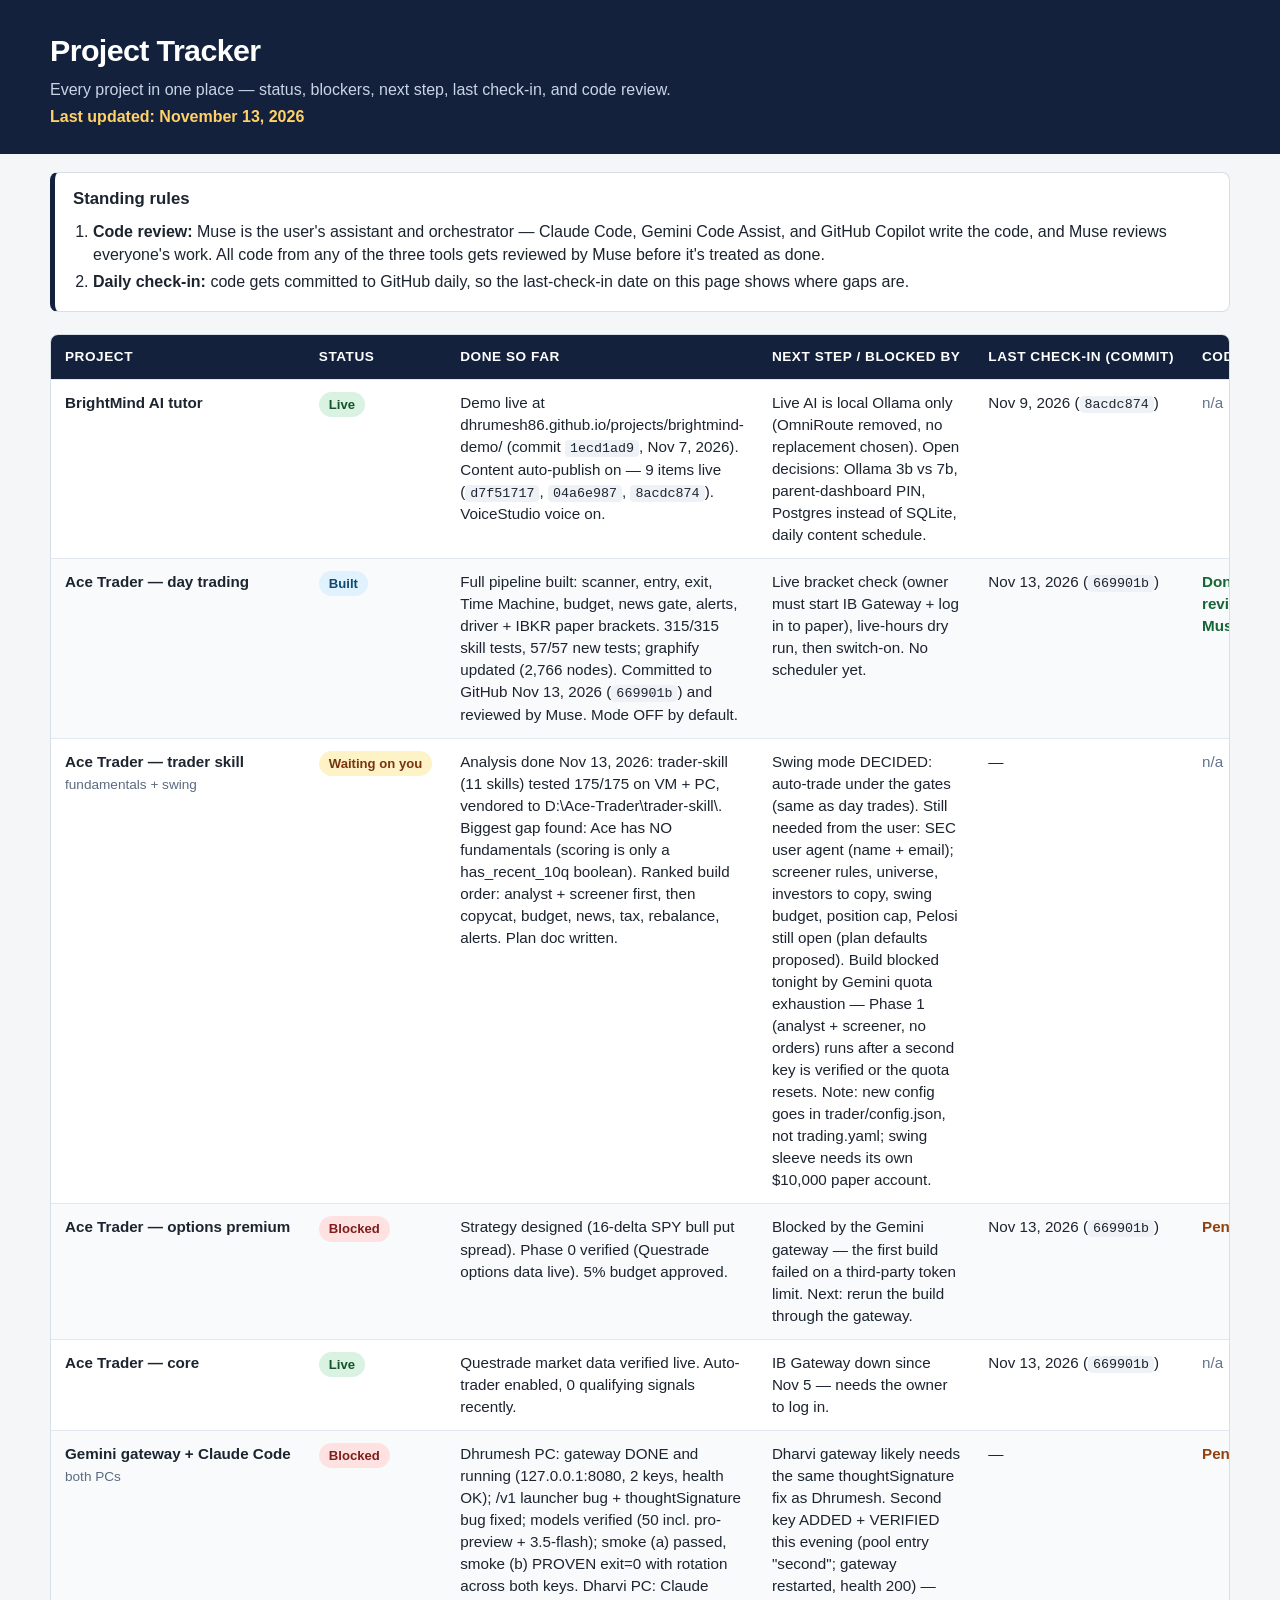
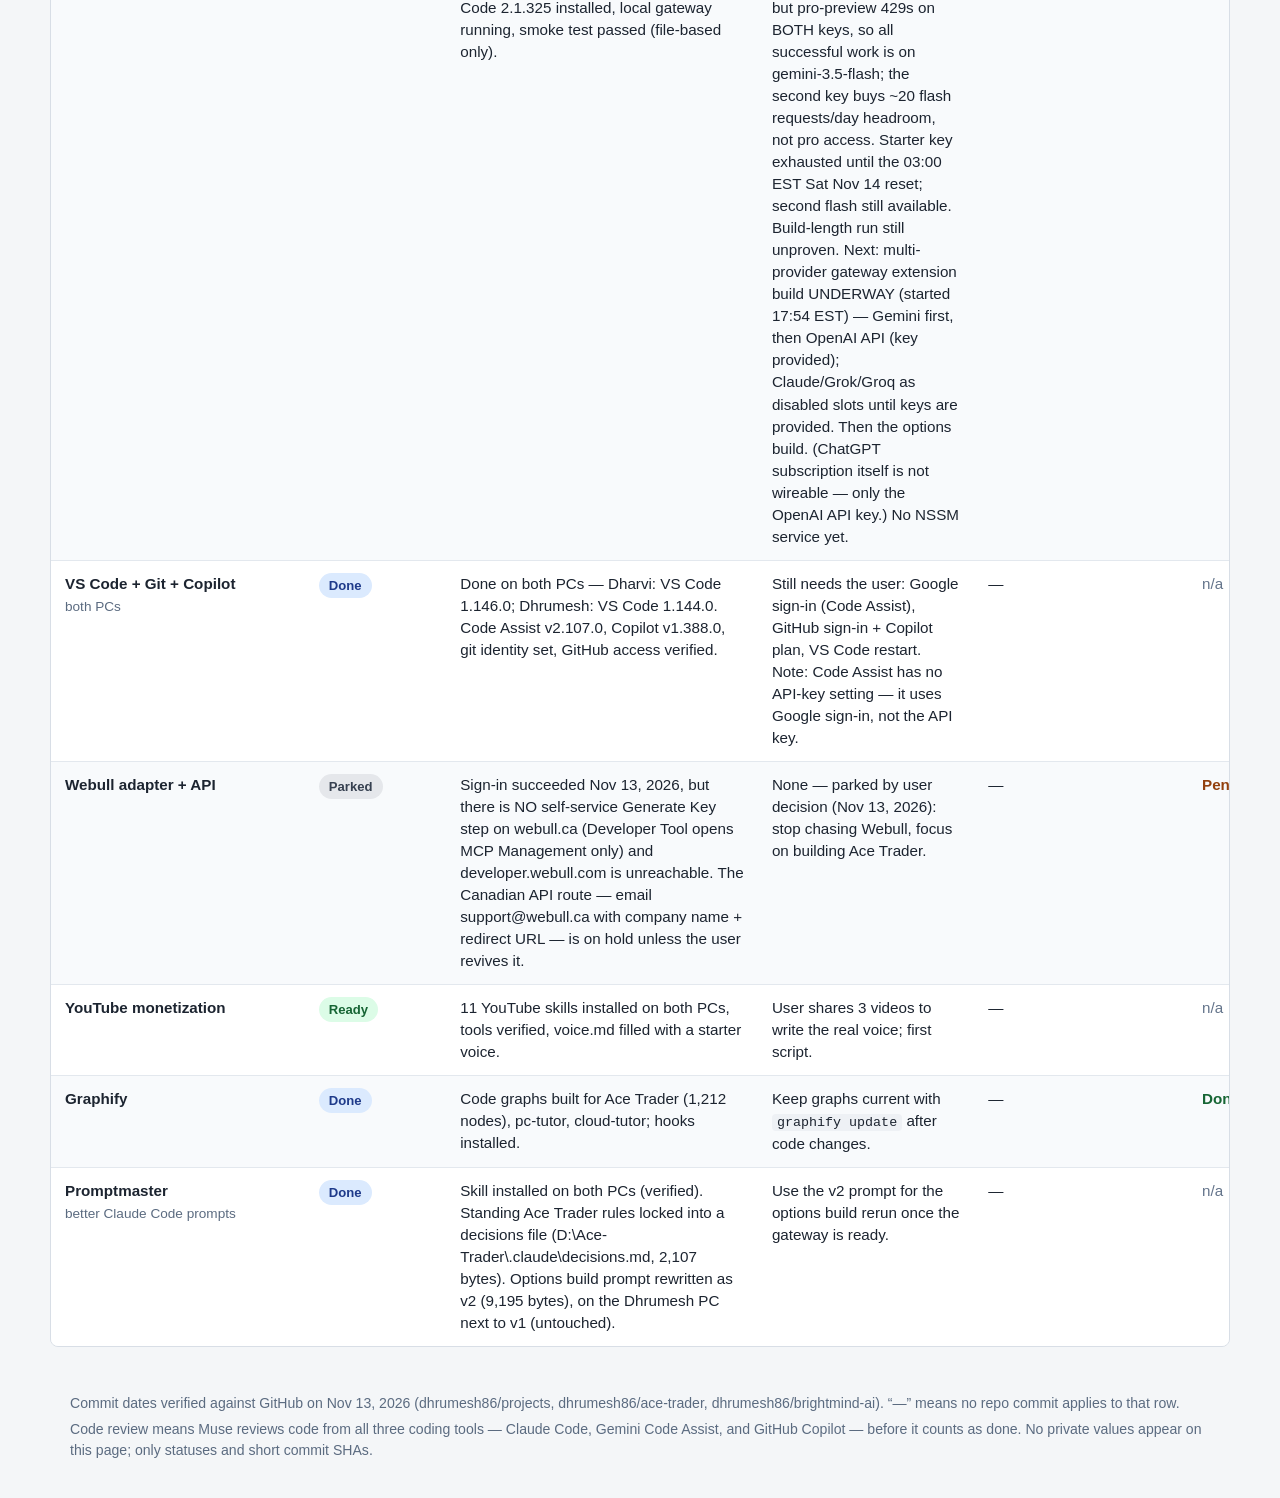
<file: index.html>
<!DOCTYPE html>
<html lang="en-CA">
<head>
<meta charset="utf-8">
<meta name="viewport" content="width=device-width, initial-scale=1">
<title>Project Tracker — All Projects</title>
<style>
  :root { color-scheme: light; }
  * { box-sizing: border-box; }
  body {
    margin: 0; font-family: -apple-system, BlinkMacSystemFont, "Segoe UI", Roboto, Helvetica, Arial, sans-serif;
    background: #f4f6f8; color: #1c2430; line-height: 1.45;
  }
  header {
    background: #14213d; color: #fff; padding: 28px 20px 22px;
  }
  header .wrap, main .wrap { max-width: 1180px; margin: 0 auto; }
  h1 { margin: 0 0 6px; font-size: 1.9rem; letter-spacing: -0.02em; }
  header p { margin: 4px 0; color: #c9d4e6; }
  header p.updated { color: #ffd166; font-weight: 600; }
  .rules {
    background: #fff; border: 1px solid #d8dee6; border-left: 5px solid #14213d;
    border-radius: 8px; padding: 14px 18px; margin: 18px 0 22px;
  }
  .rules h2 { margin: 0 0 8px; font-size: 1.05rem; }
  .rules ol { margin: 0; padding-left: 20px; }
  .rules li { margin: 4px 0; }
  main { padding: 0 20px 40px; }
  .table-scroll { overflow-x: auto; background: #fff; border: 1px solid #d8dee6; border-radius: 8px; }
  table { width: 100%; border-collapse: collapse; min-width: 960px; font-size: 0.95rem; }
  th, td { text-align: left; vertical-align: top; padding: 12px 14px; border-bottom: 1px solid #e3e8ee; }
  thead th {
    background: #14213d; color: #fff; font-size: 0.85rem; text-transform: uppercase;
    letter-spacing: 0.04em; white-space: nowrap; position: sticky; top: 0;
  }
  tbody tr:last-child td { border-bottom: none; }
  tbody tr:nth-child(even) { background: #f8fafc; }
  td.project { font-weight: 700; white-space: nowrap; }
  td .sub { display: block; font-weight: 400; color: #5b6b80; font-size: 0.85rem; margin-top: 2px; }
  code { background: #eef1f5; padding: 1px 5px; border-radius: 4px; font-size: 0.88em; }
  .pill {
    display: inline-block; padding: 3px 10px; border-radius: 999px;
    font-size: 0.82rem; font-weight: 700; white-space: nowrap;
  }
  .pill.live     { background: #d9f2e2; color: #14532d; }
  .pill.done     { background: #dbeafe; color: #1e3a8a; }
  .pill.building { background: #e0e7ff; color: #3730a3; }
  .pill.blocked  { background: #fee2e2; color: #7f1d1d; }
  .pill.waiting  { background: #fef3c7; color: #78350f; }
  .pill.nearly   { background: #ccfbf1; color: #134e4a; }
  .pill.ready    { background: #dcfce7; color: #166534; }
  .pill.built    { background: #e0f2fe; color: #0c4a6e; }
  .pill.parked  { background: #e5e7eb; color: #374151; }
  .pill.needs-you { background: #ffedd5; color: #7c2d12; }
  .review-pending { color: #92400e; font-weight: 600; }
  .review-done { color: #166534; font-weight: 600; }
  .review-na { color: #64748b; }
  footer { max-width: 1180px; margin: 0 auto; padding: 0 20px 32px; color: #5b6b80; font-size: 0.88rem; }
  footer p { margin: 6px 0; }
  @media (max-width: 640px) {
    h1 { font-size: 1.5rem; }
    header { padding: 20px 16px 16px; }
    main { padding: 0 12px 28px; }
    footer { padding: 0 12px 24px; }
  }
</style>
</head>
<body>
<header>
  <div class="wrap">
    <h1>Project Tracker</h1>
    <p>Every project in one place — status, blockers, next step, last check-in, and code review.</p>
    <p class="updated">Last updated: November 13, 2026</p>
  </div>
</header>

<main>
  <div class="wrap">
    <section class="rules" aria-label="Standing rules">
      <h2>Standing rules</h2>
      <ol>
        <li><strong>Code review:</strong> Muse is the user's assistant and orchestrator — Claude Code, Gemini Code Assist, and GitHub Copilot write the code, and Muse reviews everyone's work. All code from any of the three tools gets reviewed by Muse before it's treated as done.</li>
        <li><strong>Daily check-in:</strong> code gets committed to GitHub daily, so the last-check-in date on this page shows where gaps are.</li>
      </ol>
    </section>

    <div class="table-scroll">
      <table>
        <thead>
          <tr>
            <th>Project</th>
            <th>Status</th>
            <th>Done so far</th>
            <th>Next step / blocked by</th>
            <th>Last check-in (commit)</th>
            <th>Code review</th>
          </tr>
        </thead>
        <tbody>
          <tr>
            <td class="project">BrightMind AI tutor</td>
            <td><span class="pill live">Live</span></td>
            <td>Demo live at dhrumesh86.github.io/projects/brightmind-demo/ (commit <code>1ecd1ad9</code>, Nov 7, 2026). Content auto-publish on — 9 items live (<code>d7f51717</code>, <code>04a6e987</code>, <code>8acdc874</code>). VoiceStudio voice on.</td>
            <td>Live AI is local Ollama only (OmniRoute removed, no replacement chosen). Open decisions: Ollama 3b vs 7b, parent-dashboard PIN, Postgres instead of SQLite, daily content schedule.</td>
            <td>Nov 9, 2026 (<code>8acdc874</code>)</td>
            <td class="review-na">n/a</td>
          </tr>
          <tr>
            <td class="project">Ace Trader — day trading</td>
            <td><span class="pill built">Built</span></td>
            <td>Full pipeline built: scanner, entry, exit, Time Machine, budget, news gate, alerts, driver + IBKR paper brackets. 315/315 skill tests, 57/57 new tests; graphify updated (2,766 nodes). Committed to GitHub Nov 13, 2026 (<code>669901b</code>) and reviewed by Muse. Mode OFF by default.</td>
            <td>Live bracket check (owner must start IB Gateway + log in to paper), live-hours dry run, then switch-on. No scheduler yet.</td>
            <td>Nov 13, 2026 (<code>669901b</code>)</td>
            <td class="review-done">Done — reviewed by Muse</td>
          </tr>
          <tr>
            <td class="project">Ace Trader — trader skill <span class="sub">fundamentals + swing</span></td>
            <td><span class="pill waiting">Waiting on you</span></td>
            <td>Analysis done Nov 13, 2026: trader-skill (11 skills) tested 175/175 on VM + PC, vendored to D:\Ace-Trader\trader-skill\. Biggest gap found: Ace has NO fundamentals (scoring is only a has_recent_10q boolean). Ranked build order: analyst + screener first, then copycat, budget, news, tax, rebalance, alerts. Plan doc written.</td>
            <td>Swing mode DECIDED: auto-trade under the gates (same as day trades). Still needed from the user: SEC user agent (name + email); screener rules, universe, investors to copy, swing budget, position cap, Pelosi still open (plan defaults proposed). Build blocked tonight by Gemini quota exhaustion — Phase 1 (analyst + screener, no orders) runs after a second key is verified or the quota resets. Note: new config goes in trader/config.json, not trading.yaml; swing sleeve needs its own $10,000 paper account.</td>
            <td>—</td>
            <td class="review-na">n/a</td>
          </tr>
          <tr>
            <td class="project">Ace Trader — options premium</td>
            <td><span class="pill blocked">Blocked</span></td>
            <td>Strategy designed (16-delta SPY bull put spread). Phase 0 verified (Questrade options data live). 5% budget approved.</td>
            <td>Blocked by the Gemini gateway — the first build failed on a third-party token limit. Next: rerun the build through the gateway.</td>
            <td>Nov 13, 2026 (<code>669901b</code>)</td>
            <td class="review-pending">Pending</td>
          </tr>
          <tr>
            <td class="project">Ace Trader — core</td>
            <td><span class="pill live">Live</span></td>
            <td>Questrade market data verified live. Auto-trader enabled, 0 qualifying signals recently.</td>
            <td>IB Gateway down since Nov 5 — needs the owner to log in.</td>
            <td>Nov 13, 2026 (<code>669901b</code>)</td>
            <td class="review-na">n/a</td>
          </tr>
          <tr>
            <td class="project">Gemini gateway + Claude Code <span class="sub">both PCs</span></td>
            <td><span class="pill blocked">Blocked</span></td>
            <td>Dhrumesh PC: gateway DONE and running (127.0.0.1:8080, 2 keys, health OK); /v1 launcher bug + thoughtSignature bug fixed; models verified (50 incl. pro-preview + 3.5-flash); smoke (a) passed, smoke (b) PROVEN exit=0 with rotation across both keys. Dharvi PC: Claude Code 2.1.325 installed, local gateway running, smoke test passed (file-based only).</td>
            <td>Dharvi gateway likely needs the same thoughtSignature fix as Dhrumesh. Second key ADDED + VERIFIED this evening (pool entry "second"; gateway restarted, health 200) — but pro-preview 429s on BOTH keys, so all successful work is on gemini-3.5-flash; the second key buys ~20 flash requests/day headroom, not pro access. Starter key exhausted until the 03:00 EST Sat Nov 14 reset; second flash still available. Build-length run still unproven. Next: multi-provider gateway extension build UNDERWAY (started 17:54 EST) — Gemini first, then OpenAI API (key provided); Claude/Grok/Groq as disabled slots until keys are provided. Then the options build. (ChatGPT subscription itself is not wireable — only the OpenAI API key.) No NSSM service yet.</td>
            <td>—</td>
            <td class="review-pending">Pending</td>
          </tr>
          <tr>
            <td class="project">VS Code + Git + Copilot <span class="sub">both PCs</span></td>
            <td><span class="pill done">Done</span></td>
            <td>Done on both PCs — Dharvi: VS Code 1.146.0; Dhrumesh: VS Code 1.144.0. Code Assist v2.107.0, Copilot v1.388.0, git identity set, GitHub access verified.</td>
            <td>Still needs the user: Google sign-in (Code Assist), GitHub sign-in + Copilot plan, VS Code restart. Note: Code Assist has no API-key setting — it uses Google sign-in, not the API key.</td>
            <td>—</td>
            <td class="review-na">n/a</td>
          </tr>
          <tr>
            <td class="project">Webull adapter + API</td>
            <td><span class="pill parked">Parked</span></td>
            <td>Sign-in succeeded Nov 13, 2026, but there is NO self-service Generate Key step on webull.ca (Developer Tool opens MCP Management only) and developer.webull.com is unreachable. The Canadian API route — email support@webull.ca with company name + redirect URL — is on hold unless the user revives it.</td>
            <td>None — parked by user decision (Nov 13, 2026): stop chasing Webull, focus on building Ace Trader.</td>
            <td>—</td>
            <td class="review-pending">Pending</td>
          </tr>
          <tr>
            <td class="project">YouTube monetization</td>
            <td><span class="pill ready">Ready</span></td>
            <td>11 YouTube skills installed on both PCs, tools verified, voice.md filled with a starter voice.</td>
            <td>User shares 3 videos to write the real voice; first script.</td>
            <td>—</td>
            <td class="review-na">n/a</td>
          </tr>
          <tr>
            <td class="project">Graphify</td>
            <td><span class="pill done">Done</span></td>
            <td>Code graphs built for Ace Trader (1,212 nodes), pc-tutor, cloud-tutor; hooks installed.</td>
            <td>Keep graphs current with <code>graphify update</code> after code changes.</td>
            <td>—</td>
            <td class="review-done">Done</td>
          </tr>
          <tr>
            <td class="project">Promptmaster <span class="sub">better Claude Code prompts</span></td>
            <td><span class="pill done">Done</span></td>
            <td>Skill installed on both PCs (verified). Standing Ace Trader rules locked into a decisions file (D:\Ace-Trader\.claude\decisions.md, 2,107 bytes). Options build prompt rewritten as v2 (9,195 bytes), on the Dhrumesh PC next to v1 (untouched).</td>
            <td>Use the v2 prompt for the options build rerun once the gateway is ready.</td>
            <td>—</td>
            <td class="review-na">n/a</td>
          </tr>
        </tbody>
      </table>
    </div>
  </div>
</main>

<footer>
  <p>Commit dates verified against GitHub on Nov 13, 2026 (dhrumesh86/projects, dhrumesh86/ace-trader, dhrumesh86/brightmind-ai). “—” means no repo commit applies to that row.</p>
  <p>Code review means Muse reviews code from all three coding tools — Claude Code, Gemini Code Assist, and GitHub Copilot — before it counts as done. No private values appear on this page; only statuses and short commit SHAs.</p>
</footer>
</body>
</html>
</file>
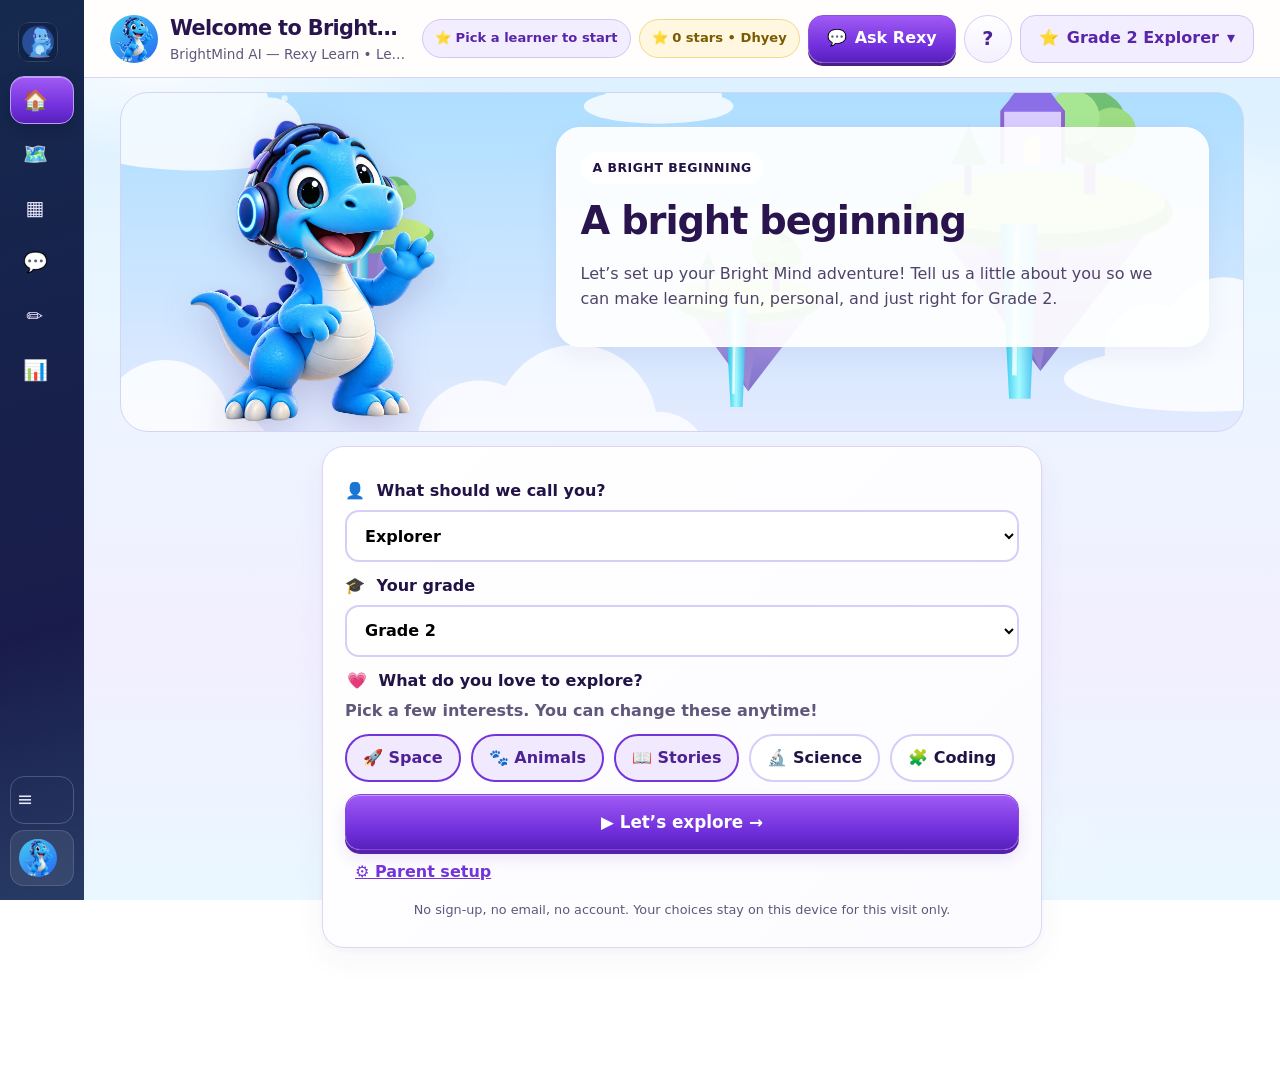
<file: brightmind-demo/index.html>
<!doctype html>
<html lang="en">
<head>
<meta charset="utf-8">
<meta name="viewport" content="width=device-width, initial-scale=1, viewport-fit=cover">
<meta name="description" content="BrightMind AI — Rexy Learn. A friendly learning app for Dhyey (Grade 2) and Dhyan (JK). Built-in tutor help, practice, workbooks, Code Quest and drawing. Progress stays on this device for this visit.">
<title>BrightMind AI — Rexy Learn</title>
<link rel="icon" href="assets/bcf985346b945dbf.svg">
<link rel="stylesheet" href="concept-theme.css">
</head>
<body>
<div class="sr-only" aria-live="polite" id="sr-status"></div>

<!-- ============ MOBILE TOP BAR (phones only) ============ -->
<header class="mobile-top" id="mobile-top">
  <span class="mobile-logo"><span class="logo-book" aria-hidden="true">📖</span> Bright Mind</span>
  <button class="icon-btn" id="bell-btn" type="button" aria-label="Notifications" aria-expanded="false">🔔</button>
  <div class="bell-pop" id="bell-pop" hidden>
    <strong>No new messages.</strong>
    <p>Rexy will let you know here when a goal is ready for a grown-up to review.</p>
    <button class="btn small" id="bell-ok" type="button">Okay</button>
  </div>
</header>

<!-- ============ LEFT RAIL (desktop / tablet) ============ -->
<nav id="app-rail" aria-label="BrightMind sections">
  <button class="rail-brand" id="rail-brand" type="button" aria-label="BrightMind — go home" onclick="goHome()">
    <span class="rail-mascot" aria-hidden="true"><img src="assets/bcf985346b945dbf.svg" alt=""></span>
    <span class="rail-label">Bright<br>Mind</span>
  </button>
  <button class="rail-tab" data-sec="home" type="button" onclick="railGo('home',this)"><span class="ric" aria-hidden="true">🏠</span><span class="rail-label">Home</span></button>
  <button class="rail-tab" data-sec="path" type="button" onclick="railGo('path',this)"><span class="ric" aria-hidden="true">🗺️</span><span class="rail-label">My Path</span></button>
  <button class="rail-tab" data-sec="subjects" type="button" onclick="railGo('subjects',this)"><span class="ric" aria-hidden="true">▦</span><span class="rail-label">Subjects</span></button>
  <button class="rail-tab" data-sec="rexy" type="button" onclick="railGo('rexy',this)"><span class="ric" aria-hidden="true">💬</span><span class="rail-label">Rexy Learn</span></button>
  <button class="rail-tab" data-sec="create" type="button" onclick="railGo('create',this)"><span class="ric" aria-hidden="true">✏️</span><span class="rail-label">Create</span></button>
  <button class="rail-tab" data-sec="progress" type="button" onclick="railGo('progress',this)"><span class="ric" aria-hidden="true">📊</span><span class="rail-label">Progress</span></button>
  <button id="rail-toggle" type="button" onclick="toggleRail()" aria-label="Open or close the menu labels" aria-expanded="false"><span class="ric" aria-hidden="true">≡</span><span class="rail-label">Menu</span></button>
  <button class="rail-profile" id="rail-profile" type="button" onclick="railGo('settings',this)" aria-label="Grown-up settings">
    <span class="rail-avatar" aria-hidden="true"><img src="assets/4f7d81a3ebfaecf6.webp" alt=""></span>
    <span class="rail-label"><span id="rail-profile-name">Grade 2</span><br><span class="rail-profile-sub">Explorer</span></span>
    <span class="rail-gear" aria-hidden="true">⚙️</span>
  </button>
</nav>

<div class="app">
  <!-- ============ FIXED HEADER (same on every screen) ============ -->
  <header class="panel-head" id="panel-head">
    <div class="ph-left">
      <span class="ph-avatar" id="ph-avatar"><img src="assets/4f7d81a3ebfaecf6.webp" alt="Rexy, your blue dinosaur tutor"></span>
      <div class="ph-titles">
        <h2 id="ph-title">Hello, explorer!</h2>
        <p id="ph-sub">BrightMind AI — Rexy Learn • Pick a learner to begin</p>
      </div>
    </div>
    <div class="ph-right">
      <span class="ph-chip ph-prog" id="ph-progress">⭐ Pick a learner to start</span>
      <span class="ph-chip ph-stars" id="ph-stars">⭐ 0 stars</span>
      <button class="btn ph-helper" id="ph-helper" type="button" onclick="openMuseChat(currentChild)">💬 <span class="ph-helper-label">Ask Rexy</span></button>
      <button class="btn ph-icon" id="ph-help" type="button" onclick="railGo('help',this)" aria-label="Help and Rexy Learn guide">?</button>
      <button class="btn ph-child" id="ph-child" type="button" aria-haspopup="true" aria-expanded="false" onclick="toggleChildMenu(event)">
        <span aria-hidden="true">⭐</span> <span id="ph-child-label">Grade 2 Explorer</span> <span aria-hidden="true">▾</span>
      </button>
      <div class="child-menu" id="child-menu" hidden role="menu" aria-label="Choose a learner">
        <button type="button" role="menuitem" data-child="dhyey" onclick="pickChild('dhyey')"><span class="cm-av" style="background:linear-gradient(145deg,#47CDF3,#2267F3)">Dy</span><span><strong>Dhyey</strong><small>Grade 2</small></span></button>
        <button type="button" role="menuitem" data-child="dhyan" onclick="pickChild('dhyan')"><span class="cm-av" style="background:linear-gradient(145deg,#FF9E7A,#FF6B5E)">Dn</span><span><strong>Dhyan</strong><small>JK, age 4</small></span></button>
      </div>
    </div>
  </header>

  <main class="panel-body" id="panel-body">
    <div class="wrap">

    <!-- ============ 01 · WELCOME & LEARNER SETUP ============ -->
    <section class="view" id="view-welcome" aria-labelledby="welcome-title">
      <div class="hero welcome-hero">
        <img class="hero-rexy" src="assets/4f7d81a3ebfaecf6.webp" alt="Rexy, a friendly blue dinosaur wearing purple headphones, waving hello">
        <div class="hero-copy">
          <span class="pill">A bright beginning</span>
          <h1 id="welcome-title">A bright beginning</h1>
          <p>Let&rsquo;s set up your Bright Mind adventure! Tell us a little about you so we can make learning fun, personal, and just right for Grade 2.</p>
        </div>
      </div>
      <div class="card setup-card">
        <label class="field" for="setup-name"><span class="field-ic" aria-hidden="true">👤</span> What should we call you?
          <select id="setup-name">
            <option value="Explorer" selected>Explorer</option>
            <option value="Dhyey">Dhyey</option>
            <option value="Dhyan">Dhyan</option>
          </select>
        </label>
        <label class="field" for="setup-grade"><span class="field-ic" aria-hidden="true">🎓</span> Your grade
          <select id="setup-grade">
            <option value="2" selected>Grade 2</option>
            <option value="JK">JK</option>
          </select>
        </label>
        <fieldset class="field interests">
          <legend><span class="field-ic" aria-hidden="true">💗</span> What do you love to explore?</legend>
          <p class="muted">Pick a few interests. You can change these anytime!</p>
          <div class="chip-row" id="setup-interests">
            <button type="button" class="chip-toggle sel" data-interest="Space" aria-pressed="true">🚀 Space</button>
            <button type="button" class="chip-toggle sel" data-interest="Animals" aria-pressed="true">🐾 Animals</button>
            <button type="button" class="chip-toggle sel" data-interest="Stories" aria-pressed="true">📖 Stories</button>
            <button type="button" class="chip-toggle" data-interest="Science" aria-pressed="false">🔬 Science</button>
            <button type="button" class="chip-toggle" data-interest="Coding" aria-pressed="false">🧩 Coding</button>
          </div>
        </fieldset>
        <button class="btn primary big full" id="setup-go" type="button" onclick="finishSetup()">▶ Let&rsquo;s explore →</button>
        <button class="linklike" type="button" onclick="railGo('settings',this)">⚙️ Parent setup</button>
        <p class="fineprint">No sign-up, no email, no account. Your choices stay on this device for this visit only.</p>
      </div>
    </section>

    <!-- ============ 02 · HOME DASHBOARD ============ -->
    <section class="view" id="view-home" aria-labelledby="home-title">
      <div class="hero home-hero">
        <img class="hero-rexy" src="assets/4f7d81a3ebfaecf6.webp" alt="Rexy, a friendly blue dinosaur wearing purple headphones">
        <div class="hero-copy">
          <span class="pill" id="home-pill">Grade 2 Explorer</span>
          <h1 id="home-title">What will you discover today?</h1>
          <p>Welcome back to Bright Mind. Keep exploring, learning, and growing!</p>
          <div class="hero-stats">
            <span>⭐ <b id="home-stars">0</b> stars this visit</span>
            <span>🕒 <b id="home-mins">0</b> min today</span>
            <span>🎯 <b id="home-done">0</b> activities done</span>
          </div>
          <button class="btn primary" type="button" onclick="continueAdventure()">▶ Continue learning</button>
          <button class="btn hero-secondary" type="button" onclick="railGo('path',this)">🗺️ My Path</button>
        </div>
      </div>

      <div class="concept-journey" aria-labelledby="concept-journey-title">
        <h2 id="concept-journey-title">A little learning. A lot of possibility.</h2>
        <div class="concept-actions">
          <button type="button" class="concept-action" onclick="railGo('subjects',this)">
            <span class="concept-icon" aria-hidden="true">📚</span>
            <span><strong>Find your next discovery</strong><small>Grade 2 and JK starter lessons</small></span>
          </button>
          <button type="button" class="concept-action" onclick="railGo('code',this)">
            <span class="concept-icon" aria-hidden="true">🧩</span>
            <span><strong>Build something brilliant</strong><small>Run, debug and explore in Code Quest</small></span>
          </button>
          <button type="button" class="concept-action" onclick="railGo('draw',this)">
            <span class="concept-icon" aria-hidden="true">✏️</span>
            <span><strong>Show your thinking</strong><small>Sketch an idea on your drawing pad</small></span>
          </button>
        </div>
      </div>

      <div class="home-grid">
        <div class="card continue-card">
          <span class="tag">Continue learning</span>
          <h2 id="continue-title">Math — Add and make ten</h2>
          <p id="continue-sub">3 of 5 activities</p>
          <div class="mini-blocks" aria-hidden="true"><span class="blk b100"></span><span class="blk b10"></span><span class="blk b10"></span><span class="blk b1"></span></div>
          <button class="btn primary" type="button" onclick="continueAdventure()">Continue →</button>
        </div>
        <div class="card time-card">
          <h2>Today&rsquo;s learning time</h2>
          <div class="ring" id="time-ring"><span><b id="time-ring-mins">24</b> / 60<br><small>minutes</small></span></div>
          <p class="muted">Goal: 60 minutes a day, with breaks.</p>
        </div>
        <div class="card break-card">
          <h2>⏰ Time for a little break!</h2>
          <p>You&rsquo;ve learned for <span id="break-mins">24</span> minutes. Stretch, drink water, and rest your eyes.</p>
          <button class="btn" type="button" onclick="takeBreak()">☕ Take a break</button>
        </div>
      </div>

      <div class="home-grid2">
        <div class="card">
          <h2>📅 Today&rsquo;s journey <span class="muted small">(3 subjects)</span></h2>
          <ul class="checklist" id="journey-list">
            <li><button type="button" class="journey-item done" data-journey="math" aria-pressed="true"><span class="j-ic">➕</span><span><strong>Math</strong> — Add and make ten</span><span class="j-min">≈ 15 min</span><span class="j-check" aria-hidden="true">✓</span></button></li>
            <li><button type="button" class="journey-item" data-journey="stories" aria-pressed="false"><span class="j-ic">📖</span><span><strong>Stories</strong> — Read and explore</span><span class="j-min">≈ 15 min</span><span class="j-check" aria-hidden="true">✓</span></button></li>
            <li><button type="button" class="journey-item" data-journey="science" aria-pressed="false"><span class="j-ic">🔬</span><span><strong>Science</strong> — Animal habitats</span><span class="j-min">≈ 15 min</span><span class="j-check" aria-hidden="true">✓</span></button></li>
          </ul>
        </div>
        <div class="card">
          <h2>📊 Your weekly activity</h2>
          <p class="muted">Learning minutes (Goal: 60)</p>
          <div class="bars" id="week-bars" role="img" aria-label="Weekly learning minutes: Monday 20, Tuesday 30, Wednesday 15, Thursday 24, Friday not yet started">
            <div class="bar-col"><span class="bar-val">20m</span><div class="bar" style="--h:33%"></div><span class="bar-day">Mon</span></div>
            <div class="bar-col"><span class="bar-val">30m</span><div class="bar" style="--h:50%"></div><span class="bar-day">Tue</span></div>
            <div class="bar-col"><span class="bar-val">15m</span><div class="bar" style="--h:25%"></div><span class="bar-day">Wed</span></div>
            <div class="bar-col"><span class="bar-val">24m</span><div class="bar" style="--h:40%"></div><span class="bar-day">Thu</span></div>
            <div class="bar-col"><span class="bar-val">–</span><div class="bar empty" style="--h:4%"></div><span class="bar-day">Fri</span></div>
          </div>
        </div>
      </div>

      <div class="card rexy-strip">
        <img class="rexy-small" src="assets/4f7d81a3ebfaecf6.webp" alt="Rexy smiling">
        <div><h2>Rexy Learn</h2><p>Your AI learning buddy! Ask me questions, get hints, or explore a new idea!</p></div>
        <button class="btn primary" type="button" onclick="openMuseChat(currentChild)">🎙️ Talk to Rexy</button>
      </div>

      <div class="card">
        <h2>Who is learning?</h2>
        <p class="muted">Pick a learner. Each child has their own lessons and stars — never compared.</p>
        <div class="profile-grid" id="home-profiles">
          <button type="button" class="profile-card sel" data-child="dhyey" onclick="pickChild('dhyey')">
            <span class="profile-scene" style="background-image:url('assets/623977fee4e47e00.webp');background-position:0% 50%"></span>
            <span class="profile-body"><span class="avatar">Dy</span><span><strong>Dhyey</strong><br><small>Grade 2 • Math, Reading, Patterns</small></span></span>
          </button>
          <button type="button" class="profile-card" data-child="dhyan" onclick="pickChild('dhyan')">
            <span class="profile-scene story" style="background-image:url('assets/623977fee4e47e00.webp');background-position:50% 50%"></span>
            <span class="profile-body"><span class="avatar jk">Dn</span><span><strong>Dhyan</strong><br><small>JK • Counting, Letters</small></span></span>
          </button>
        </div>
        <p class="fineprint">Progress is kept on this device for this visit only. It clears when this page closes. No sign-up, no accounts.</p>
      </div>
    </section>

    <!-- ============ 03 · MY LEARNING PATH ============ -->
    <section class="view" id="view-path" aria-labelledby="path-title">
      <nav class="subnav" aria-label="Path sections">
        <button type="button" class="backbtn" onclick="goBack()">← Back</button>
        <span class="subnav-title">My Path</span>
      </nav>
      <div class="card path-head">
        <h1 id="path-title">🗺️ My Learning Path</h1>
        <p>A guided adventure through Grade 2. Build skills, explore new ideas, and collect progress along the way!</p>
        <span class="chip ok">✓ Parent-approved pacing — ~45 minutes/day</span>
      </div>
      <div class="path-map" role="img" aria-label="Learning map: Math Island, Story Forest and Science Valley">
        <img class="path-scene" src="assets/b591506d79a6e759.webp" alt="Floating islands: Math Island, Story Forest and Science Valley">
        <div class="path-node done" style="left:18%;top:30%"><span class="node-dot">✓</span><span class="node-label">Math Island</span></div>
        <div class="path-node next" style="left:52%;top:58%"><span class="node-dot">▶</span><span class="node-label">Story Forest</span></div>
        <div class="path-node" style="left:78%;top:26%"><span class="node-dot">○</span><span class="node-label">Science Valley</span></div>
      </div>
      <div class="legend">
        <span><span class="lg done">✓</span> Completed</span>
        <span><span class="lg next">▶</span> Next lesson</span>
        <span><span class="lg">○</span> Upcoming</span>
      </div>
      <div id="path-goals"></div>
      <div class="card next-lesson">
        <span class="tag">Next lesson</span>
        <h2>Make ten</h2>
        <p>Use numbers to make 10. It&rsquo;s a helpful trick for adding quickly!</p>
        <p class="muted">🕒 15 minutes &nbsp;•&nbsp; 📊 Math • Grade 2</p>
        <button class="btn primary big" type="button" onclick="startLesson('addSub')">Start adventure →</button>
      </div>
      <div class="card">
        <span class="chip ok">✓ Parent-approved pacing</span>
        <p>A consistent, age-appropriate pace for Grade 2.</p>
        <button class="btn" type="button" onclick="railGo('planner',this)">⚙️ View pacing settings</button>
      </div>
    </section>

    <!-- ============ SUBJECTS ============ -->
    <section class="view" id="view-subjects" aria-labelledby="subjects-title">
      <nav class="subnav" aria-label="Subjects sections">
        <button type="button" class="backbtn" onclick="goBack()">← Back</button>
        <span class="subnav-title">Subjects</span>
      </nav>
      <div class="card">
        <h1 id="subjects-title">▦ Subjects</h1>
        <p>Pick a world to explore. Every lesson is original, made for this app.</p>
      </div>
      <div id="subjects-grid" class="world-grid"></div>
      <p class="fineprint">Topics follow Ontario Grade 2 and JK themes. Official expectation codes are unverified in this build, so none are shown as official.</p>
    </section>

    <!-- ============ 07 · REXY LEARN — LIVE TUTOR (built-in helper) ============ -->
    <section class="view" id="view-tutor" aria-labelledby="tutor-title">
      <nav class="subnav" aria-label="Rexy Learn sections">
        <button type="button" class="backbtn" onclick="goBack()">← Back</button>
        <button type="button" class="subnav-tab sel" data-sub="tutor" onclick="showView('tutor')">💬 Tutor</button>
        <button type="button" class="subnav-tab" data-sub="whiteboard" onclick="showView('whiteboard')">🖍️ Whiteboard</button>
        <button type="button" class="subnav-tab" data-sub="homework" onclick="showView('homework')">📝 Homework</button>
        <button type="button" class="subnav-tab" data-sub="quiz" onclick="railGo('lesson',this)">🧮 Practice</button>
        <button type="button" class="subnav-tab" data-sub="workbook" onclick="railGo('workbook',this)">📓 Workbook</button>
      </nav>
      <div class="card tutor-head">
        <img class="rexy-small" src="assets/4f7d81a3ebfaecf6.webp" alt="Rexy smiling">
        <div>
          <h1 id="tutor-title">Rexy Learn — Live Tutor</h1>
          <p>Your friendly AI tutor for Grade 2.</p>
        </div>
        <span class="chip info" id="tutor-mode-chip">Built-in helper — not live AI</span>
        <button class="btn small" type="button" onclick="tutorAbout()" aria-label="What is this tutor?">ⓘ What is this?</button>
      </div>
      <div class="tutor-hero">
        <img src="assets/b591506d79a6e759.webp" alt="Floating islands in a bright blue sky">
        <div class="tutor-hero-copy">
          <p class="tutor-status" id="tutor-status"><span class="wave" aria-hidden="true">♪</span> Ready when you are — tap Hint, or type a question below.</p>
          <button class="btn small" type="button" onclick="tutorVoiceDemo()">▶ Voice demo — hear an example</button>
        </div>
      </div>
      <div class="chat" id="tutor-chat" aria-live="polite" aria-label="Chat with Rexy"></div>
      <div class="chat-quick">
        <button type="button" class="btn" onclick="tutorQuick('hint')">💡 Hint</button>
        <button type="button" class="btn" onclick="tutorQuick('show')">🧩 Show me</button>
        <button type="button" class="btn" onclick="tutorQuick('draw')">✏️ Draw it</button>
        <button type="button" class="btn" onclick="tutorQuick('question')">❓ New question</button>
      </div>
      <form class="chat-form" id="tutor-form">
        <button class="btn mic-btn" id="tutor-mic" type="button" onclick="tutorMic()" aria-label="Voice chat — planned">🎙️ <span>Mic</span> <small>planned</small></button>
        <label class="sr-only" for="tutor-input">Type a question for Rexy</label>
        <input id="tutor-input" type="text" placeholder="Ask Rexy… try “Explain place value” or “47 + 25”" autocomplete="off" maxlength="200">
        <button class="btn primary" type="submit">Send →</button>
      </form>
      <div class="chat-controls">
        <button class="btn" id="tutor-pause" type="button" onclick="tutorPause()">⏸ Pause reading</button>
        <button class="btn danger-ghost" type="button" onclick="tutorEnd()">📞 End chat</button>
      </div>
      <p class="fineprint">Rexy&rsquo;s replies come from built-in tutor steps on this page. Rexy never just gives the answer — we work it out together, one small step at a time.</p>
    </section>

    <!-- ============ 08 · SHARED WHITEBOARD ============ -->
    <section class="view" id="view-whiteboard" aria-labelledby="board-title">
      <nav class="subnav" aria-label="Rexy Learn sections">
        <button type="button" class="backbtn" onclick="goBack()">← Back</button>
        <button type="button" class="subnav-tab" data-sub="tutor" onclick="showView('tutor')">💬 Tutor</button>
        <button type="button" class="subnav-tab sel" data-sub="whiteboard" onclick="showView('whiteboard')">🖍️ Whiteboard</button>
        <button type="button" class="subnav-tab" data-sub="homework" onclick="showView('homework')">📝 Homework</button>
        <button type="button" class="subnav-tab" data-sub="quiz" onclick="railGo('lesson',this)">🧮 Practice</button>
        <button type="button" class="subnav-tab" data-sub="workbook" onclick="railGo('workbook',this)">📓 Workbook</button>
      </nav>
      <div class="card">
        <h1 id="board-title">🖍️ Shared Whiteboard</h1>
        <p>A creative space to solve problems together.</p>
      </div>
      <div class="board-tools" role="toolbar" aria-label="Whiteboard tools">
        <button type="button" class="tool-btn sel" data-btool="pen" aria-pressed="true" onclick="boardTool('pen',this)">✏️ Draw</button>
        <button type="button" class="tool-btn" data-btool="eraser" aria-pressed="false" onclick="boardTool('eraser',this)">🧽 Erase</button>
        <button type="button" class="tool-btn" data-btool="undo" onclick="boardUndo()">↩ Undo</button>
        <button type="button" class="tool-btn" data-btool="redo" onclick="boardRedo()">↪ Redo</button>
        <button type="button" class="tool-btn" data-btool="clear" onclick="boardClear()">🗑 Clear</button>
        <span class="tool-sep" aria-hidden="true"></span>
        <span class="swatches" id="board-swatches" role="group" aria-label="Colours"></span>
      </div>
      <div class="board-stage">
        <div class="board-tenframe" id="board-tenframe" aria-label="Ten frame showing 7 plus 3"></div>
        <div class="board-sum" id="board-sum">7 + 3 = 10</div>
        <canvas id="board-canvas" width="900" height="340" aria-label="Whiteboard drawing area"></canvas>
      </div>
      <div class="card">
        <h2>🎓 Rexy Learn — Step by Step</h2>
        <ol class="steps" id="board-steps">
          <li data-step="0">Start with 7.</li>
          <li data-step="1">Add 3 more to make 10.</li>
          <li data-step="2">So, 7 + 3 = 10!</li>
        </ol>
        <div class="row">
          <button class="btn primary" type="button" onclick="boardReplay()">▶ Replay explanation</button>
          <button class="btn" type="button" onclick="boardAnother()">＋ Try another problem</button>
        </div>
      </div>
    </section>

    <!-- ============ 09 · HOMEWORK HELPER ============ -->
    <section class="view" id="view-homework" aria-labelledby="hw-title">
      <nav class="subnav" aria-label="Rexy Learn sections">
        <button type="button" class="backbtn" onclick="goBack()">← Back</button>
        <button type="button" class="subnav-tab" data-sub="tutor" onclick="showView('tutor')">💬 Tutor</button>
        <button type="button" class="subnav-tab" data-sub="whiteboard" onclick="showView('whiteboard')">🖍️ Whiteboard</button>
        <button type="button" class="subnav-tab sel" data-sub="homework" onclick="showView('homework')">📝 Homework</button>
        <button type="button" class="subnav-tab" data-sub="quiz" onclick="railGo('lesson',this)">🧮 Practice</button>
        <button type="button" class="subnav-tab" data-sub="workbook" onclick="railGo('workbook',this)">📓 Workbook</button>
      </nav>
      <div class="card">
        <h1 id="hw-title">📝 Homework Helper</h1>
        <p>Get guided help on your schoolwork, with parent oversight.</p>
      </div>
      <div class="hw-grid">
        <div class="card hw-upload">
          <label class="upload-box" for="hw-file">
            <span class="upload-ic" aria-hidden="true">☁️⬆</span>
            <strong>Upload schoolwork</strong>
            <span>Photo, scan, or file (PNG, JPG, PDF)</span>
            <span class="btn small">Choose a file</span>
          </label>
          <input id="hw-file" type="file" accept="image/*,.pdf" class="sr-only">
          <p class="muted" id="hw-filename">No file chosen yet — try the sample problem below.</p>
          <p class="chip warn">🛡 Parent-approved upload — ask a parent before uploading schoolwork.</p>
          <button class="btn" type="button" id="hw-approve-btn" onclick="hwApprove()">Ask a grown-up to approve</button>
          <p class="fineprint" id="hw-approve-note">Uploads stay on this device for this visit only. Nothing is sent anywhere.</p>
        </div>
        <div class="card hw-problem">
          <div class="hw-photo" id="hw-photo">
            <span class="hw-crop" aria-hidden="true"></span>
            <span class="hw-sum">12 − 4 = ?</span>
            <button class="hw-x" type="button" onclick="hwClearPhoto()" aria-label="Remove sample problem">✕</button>
          </div>
          <div class="row">
            <button class="btn small" type="button" onclick="hwCrop()">⧉ Crop</button>
            <button class="btn small" type="button" onclick="hwRotate()">↻ Rotate</button>
            <button class="btn small" type="button" onclick="hwReplace()">🖼 Replace</button>
          </div>
        </div>
      </div>
      <div class="card hw-rexy">
        <img class="rexy-small" src="assets/4f7d81a3ebfaecf6.webp" alt="Rexy smiling">
        <div>
          <h2>🦖 Rexy Learn — Let&rsquo;s solve it together!</h2>
          <p id="hw-hint">The problem is 12 − 4. Instead of just telling the answer, let&rsquo;s think it through. Can you show 12 using counters, and then take away 4? What do you notice?</p>
        </div>
      </div>
      <div class="card">
        <h2>Counters</h2>
        <div class="counters" id="hw-counters" role="group" aria-label="12 counters, tap to take away"></div>
        <p class="muted" id="hw-counter-note">12 counters. Tap a counter to take it away — watch what is left.</p>
        <div class="row">
          <button class="btn" type="button" onclick="hwClue()">💡 Give me a clue</button>
          <button class="btn" type="button" onclick="hwShowCounters()">🔢 Show counters</button>
          <button class="btn primary" type="button" onclick="hwDrawIt()">✏️ Let me draw it</button>
        </div>
      </div>
    </section>

    <!-- ============ 10 · PRACTICE & QUIZ ============ -->
    <section class="view" id="view-quiz" aria-labelledby="quiz-title">
      <nav class="subnav" aria-label="Rexy Learn sections">
        <button type="button" class="backbtn" onclick="goBack()">← Back</button>
        <button type="button" class="subnav-tab" data-sub="tutor" onclick="showView('tutor')">💬 Tutor</button>
        <button type="button" class="subnav-tab" data-sub="whiteboard" onclick="showView('whiteboard')">🖍️ Whiteboard</button>
        <button type="button" class="subnav-tab" data-sub="homework" onclick="showView('homework')">📝 Homework</button>
        <button type="button" class="subnav-tab sel" data-sub="quiz" onclick="railGo('lesson',this)">🧮 Practice</button>
        <button type="button" class="subnav-tab" data-sub="workbook" onclick="railGo('workbook',this)">📓 Workbook</button>
      </nav>
      <div class="card quiz-head">
        <img class="rexy-small" src="assets/4f7d81a3ebfaecf6.webp" alt="Rexy smiling">
        <div>
          <h1 id="quiz-title">Rexy Learn — Practice &amp; Quiz</h1>
          <p>Practice key skills at your level, with friendly guidance from Rexy Learn.</p>
        </div>
        <span class="qprogress" id="quiz-progress" role="status">Question 1 of 5</span>
      </div>
      <div class="skill-tabs" role="tablist" aria-label="Practice skills" id="quiz-skill-tabs"></div>
      <div class="quiz-hero">
        <img src="assets/b591506d79a6e759.webp" alt="Floating islands in a bright blue sky">
        <div class="bubble"><strong id="quiz-rexy-line">Let&rsquo;s practice place value!</strong><p id="quiz-rexy-sub">One question at a time — hint first if you like.</p></div>
      </div>
      <div id="quiz-body"></div>
      <div class="quiz-foot">
        <button class="btn" type="button" onclick="quizHint()">💡 Hint first</button>
        <button class="btn" type="button" onclick="quizReadAloud()">🔊 Read aloud</button>
        <span class="qprogress small" id="quiz-count">0 / 5 Questions</span>
        <button class="btn primary" id="quiz-next" type="button" onclick="quizNext()" disabled>Next question →</button>
      </div>
      <div id="quiz-done" hidden></div>
    </section>

    <!-- ============ 11 · MY WORKBOOK (real content) ============ -->
    <section class="view" id="view-workbook" aria-labelledby="wb-title">
      <nav class="subnav" aria-label="Rexy Learn sections">
        <button type="button" class="backbtn" onclick="goBack()">← Back</button>
        <button type="button" class="subnav-tab" data-sub="tutor" onclick="showView('tutor')">💬 Tutor</button>
        <button type="button" class="subnav-tab" data-sub="whiteboard" onclick="showView('whiteboard')">🖍️ Whiteboard</button>
        <button type="button" class="subnav-tab" data-sub="homework" onclick="showView('homework')">📝 Homework</button>
        <button type="button" class="subnav-tab" data-sub="quiz" onclick="railGo('lesson',this)">🧮 Practice</button>
        <button type="button" class="subnav-tab sel" data-sub="workbook" onclick="railGo('workbook',this)">📓 Workbook</button>
      </nav>
      <div class="card wb-head">
        <h1 id="wb-title">📓 My Workbook</h1>
        <p>Your digital workbook to practise, show your thinking, and keep your work.</p>
      </div>
      <div class="card">
        <div class="row between"><h2>Recent Lessons</h2><button class="linklike" type="button" onclick="railGo('subjects',this)">View all lessons →</button></div>
        <div class="lesson-chips">
          <button type="button" class="lesson-chip sel" data-wb-skill="placeValue" onclick="wbSkill('placeValue',this)"><span aria-hidden="true">🔢</span><strong>Place Value</strong><small>Build 3-digit numbers</small><span class="lc-check">✓</span></button>
          <button type="button" class="lesson-chip" data-wb-skill="addSub" onclick="wbSkill('addSub',this)"><span aria-hidden="true">➕</span><strong>Addition</strong><small>Add within 100</small></button>
          <button type="button" class="lesson-chip" data-wb-skill="addSub" onclick="wbSkill('addSub',this)"><span aria-hidden="true">➖</span><strong>Subtraction</strong><small>Subtract within 100</small></button>
          <button type="button" class="lesson-chip" data-wb-skill="patterning" onclick="wbSkill('patterning',this)"><span aria-hidden="true">🔷</span><strong>Patterns</strong><small>Find the rule</small></button>
        </div>
      </div>
      <div class="card wb-page">
        <div class="row between">
          <span class="chip violet" id="wb-ex-no">Exercise 1 of 1</span>
          <span class="chip amber">🕒 Completion: Awaiting grown-up review</span>
        </div>
        <div class="wb-title-row">
          <img class="rexy-small" src="assets/4f7d81a3ebfaecf6.webp" alt="Rexy smiling">
          <h2 id="wb-ex-title">Build 147</h2>
          <p id="wb-ex-sub">Use the base-ten blocks to make 147. Tap the blocks to put them in the right place-value columns.</p>
        </div>
        <div class="hto" id="wb-hto">
          <div class="hto-col"><span class="hto-head h">H (Hundreds)</span><div class="hto-cells" id="wb-h" role="group" aria-label="Hundreds column"></div><span class="hto-count" id="wb-h-count">0</span></div>
          <div class="hto-col"><span class="hto-head t">T (Tens)</span><div class="hto-cells" id="wb-t" role="group" aria-label="Tens column"></div><span class="hto-count" id="wb-t-count">0</span></div>
          <div class="hto-col"><span class="hto-head o">O (Ones)</span><div class="hto-cells" id="wb-o" role="group" aria-label="Ones column"></div><span class="hto-count" id="wb-o-count">0</span></div>
        </div>
        <div class="wb-bank" role="group" aria-label="Block bank — tap to add a block">
          <button type="button" class="bank-btn" onclick="wbAdd('h')"><span class="blk b100" aria-hidden="true"></span>＋ Hundred <small>(100)</small></button>
          <button type="button" class="bank-btn" onclick="wbAdd('t')"><span class="blk b10" aria-hidden="true"></span>＋ Ten <small>(10)</small></button>
          <button type="button" class="bank-btn" onclick="wbAdd('o')"><span class="blk b1" aria-hidden="true"></span>＋ One <small>(1)</small></button>
          <button type="button" class="bank-btn danger" onclick="wbClear()">↩ Start over</button>
        </div>
        <p class="wb-total" id="wb-total" role="status">Your number: <b>0</b></p>
        <div class="row">
          <button class="btn" type="button" onclick="wbListen()">🔊 Listen</button>
          <button class="btn" type="button" onclick="wbDrawAnswer()">✏️ Draw answer</button>
          <button class="btn primary big" type="button" onclick="wbCheck()">✓ Check my build</button>
        </div>
        <p class="wb-feedback" id="wb-feedback" role="status"></p>
        <div class="row">
          <button class="btn" type="button" onclick="wbNewTarget()">🔀 Try another number</button>
        </div>
      </div>
    </section>

    <!-- ============ 12 · CODE QUEST ============ -->
    <section class="view" id="view-code" aria-labelledby="code-title">
      <nav class="subnav" aria-label="Create sections">
        <button type="button" class="backbtn" onclick="goBack()">← Back</button>
        <button type="button" class="subnav-tab sel" data-sub="code" onclick="showView('code')">🧩 Code Quest</button>
        <button type="button" class="subnav-tab" data-sub="draw" onclick="railGo('draw',this)">✏️ Drawing Pad</button>
      </nav>
      <div class="card code-head">
        <h1 id="code-title">🧩 Code Quest</h1>
        <p>Use blocks to give Rexy Learn instructions and solve a challenge.</p>
        <span class="chip violet">Level 1 • Block thinking</span>
      </div>
      <div class="code-top">
        <label class="field inline" for="cq-project">Project:
          <select id="cq-project" onchange="cqProject(this.value)">
            <option value="star">🚩 Reach the star</option>
            <option value="square">⬜ Draw a square</option>
            <option value="garden">🌻 Visit the garden</option>
          </select>
        </label>
        <p class="muted" id="cq-goal">Help Rexy Learn move to the star in 3 steps!</p>
        <p class="muted">Task <span id="cq-task-no">1</span> of 3</p>
      </div>
      <div class="code-grid">
        <div class="card cq-palette">
          <div class="cq-tabs" role="tablist" aria-label="Block groups">
            <button type="button" class="cq-tab sel" role="tab" aria-selected="true" onclick="cqTab('blocks',this)">Blocks</button>
            <button type="button" class="cq-tab" role="tab" aria-selected="false" onclick="cqTab('events',this)">📅 Events</button>
          </div>
          <div id="cq-blocks">
            <button type="button" class="cq-group" data-cq-group="motion" aria-expanded="true" onclick="cqGroup('motion',this)">▾ Motion</button>
            <div class="cq-group-body" id="cq-group-motion">
              <button type="button" class="cq-block motion" onclick="cqAdd('right')">Move right →</button>
              <button type="button" class="cq-block motion" onclick="cqAdd('left')">Move left ←</button>
              <button type="button" class="cq-block motion" onclick="cqAdd('up')">Move up ↑</button>
              <button type="button" class="cq-block motion" onclick="cqAdd('down')">Move down ↓</button>
            </div>
            <button type="button" class="cq-group" data-cq-group="repeat" aria-expanded="true" onclick="cqGroup('repeat',this)">▾ Repeat</button>
            <div class="cq-group-body" id="cq-group-repeat">
              <button type="button" class="cq-block repeat" onclick="cqAdd('repeat3')">🔁 Repeat 3 times</button>
            </div>
            <button type="button" class="cq-group" data-cq-group="events" aria-expanded="true" onclick="cqGroup('events',this)">▾ Events</button>
            <div class="cq-group-body" id="cq-group-events">
              <button type="button" class="cq-block event" onclick="cqAdd('start')">🚩 Start</button>
            </div>
          </div>
          <div id="cq-events" hidden>
            <p class="muted">Events start your program. Every program begins with <strong>Start</strong>.</p>
            <img class="cq-art" src="assets/code-quest-events.svg" alt="Events blocks artwork" width="720" height="360">
          </div>
        </div>
        <div class="card cq-program">
          <div class="row between"><h2>🧩 My Program</h2><button class="btn small danger-ghost" type="button" onclick="cqClear()" aria-label="Clear my program">🗑</button></div>
          <ol class="cq-stack" id="cq-stack" aria-label="My program blocks — tap a block to remove it"></ol>
          <p class="muted small">Tap a block in the palette to add it. Tap a block in your program to take it out.</p>
        </div>
        <div class="card cq-play">
          <h2>Play Grid</h2>
          <div class="cq-grid" id="cq-grid" role="img" aria-label="Play grid. Rexy starts on the left and the star is on the right."></div>
          <div class="row">
            <button class="btn primary big" type="button" onclick="cqRun()">▶ Run</button>
            <button class="btn" type="button" onclick="cqReset()">↻ Reset</button>
            <button class="btn" type="button" onclick="cqDebug()">🐞 Debug</button>
          </div>
          <p class="muted small" id="cq-hint">💡 Hint: Try Repeat 3!</p>
        </div>
      </div>
      <div class="card cq-trace">
        <h2>🧩 Execution Trace <span class="muted small">See what happens step by step.</span></h2>
        <ol class="trace" id="cq-trace"><li class="muted">Press Run to see Rexy follow your blocks.</li></ol>
        <div class="rexy-celebrate" id="cq-celebrate" hidden>
          <img class="rexy-small" src="assets/4f7d81a3ebfaecf6.webp" alt="Rexy celebrating">
          <p><strong>⭐ Rexy reached the star!</strong> You built a program that works. That is real coding!</p>
        </div>
      </div>
    </section>

    <!-- ============ 13 · DRAWING PAD ============ -->
    <section class="view" id="view-draw" aria-labelledby="draw-title">
      <nav class="subnav" aria-label="Create sections">
        <button type="button" class="backbtn" onclick="goBack()">← Back</button>
        <button type="button" class="subnav-tab" data-sub="code" onclick="showView('code')">🧩 Code Quest</button>
        <button type="button" class="subnav-tab sel" data-sub="draw" onclick="railGo('draw',this)">✏️ Drawing Pad</button>
      </nav>
      <div class="card draw-head">
        <img class="rexy-small" src="assets/4f7d81a3ebfaecf6.webp" alt="Rexy smiling">
        <div>
          <h1 id="draw-title">Rexy Learn — Drawing Pad</h1>
          <p>Draw, make models, and show your thinking.</p>
        </div>
        <span class="chip teal" id="draw-context-chip">Scratch work · not graded</span>
      </div>
      <div class="draw-q" id="draw-q">
        <img class="rexy-small" src="assets/4f7d81a3ebfaecf6.webp" alt="Rexy smiling">
        <div class="bubble"><strong id="draw-q-text">Show 14 in tens and ones.</strong><p class="muted" id="draw-q-hint">Hint: one ten is a tall rod of 10. Four ones are four little squares.</p></div>
      </div>
      <div class="draw-tools" role="toolbar" aria-label="Drawing tools">
        <button type="button" class="tool-btn sel" data-dtool="pen" aria-pressed="true" onclick="drawTool('pen',this)">✏️ Pencil</button>
        <button type="button" class="tool-btn" data-dtool="eraser" aria-pressed="false" onclick="drawTool('eraser',this)">🧽 Eraser</button>
        <button type="button" class="tool-btn" onclick="drawUndo()">↩ Undo</button>
        <button type="button" class="tool-btn" onclick="drawRedo()">↪ Redo</button>
        <button type="button" class="tool-btn" onclick="drawClear()">🗑 Clear</button>
        <span class="tool-sep" aria-hidden="true"></span>
        <span class="sizes" role="group" aria-label="Brush size">
          <button type="button" class="size-btn" data-size="3" aria-label="Thin" onclick="drawSize(3,this)">·</button>
          <button type="button" class="size-btn sel" data-size="7" aria-label="Medium" onclick="drawSize(7,this)">•</button>
          <button type="button" class="size-btn" data-size="14" aria-label="Thick" onclick="drawSize(14,this)">●</button>
        </span>
        <span class="swatches" id="draw-swatches" role="group" aria-label="Colours"></span>
      </div>
      <div class="canvas-wrap">
        <canvas id="draw-canvas" width="1100" height="520" aria-label="Drawing canvas — draw your answer here"></canvas>
      </div>
      <p class="fineprint">ⓘ Scratch work · not graded. Drawings stay on this device for this visit only.</p>
      <div class="row">
        <button class="btn" type="button" onclick="drawBack()">← Back to my question</button>
        <button class="btn primary big" type="button" onclick="drawExplain()">▶ Explain my drawing</button>
      </div>
      <div class="card" id="draw-explain" hidden>
        <h2>Tell Rexy about your drawing</h2>
        <p class="muted">Use your words — what did you draw?</p>
        <label class="sr-only" for="draw-explain-input">Explain your drawing</label>
        <input id="draw-explain-input" type="text" placeholder="I drew one ten and four ones…" maxlength="200">
        <button class="btn primary" type="button" onclick="drawExplainSend()">Send to Rexy →</button>
        <p class="wb-feedback" id="draw-explain-feedback" role="status"></p>
      </div>
    </section>

    <!-- ============ 14 · PARENT DASHBOARD ============ -->
    <section class="view" id="view-dashboard" aria-labelledby="dash-title">
      <nav class="subnav" aria-label="Progress sections">
        <button type="button" class="backbtn" onclick="goBack()">← Back</button>
        <button type="button" class="subnav-tab sel" data-sub="dashboard" onclick="showView('dashboard')">📊 Dashboard</button>
        <button type="button" class="subnav-tab" data-sub="review" onclick="showView('review')">🎯 Goal Review</button>
        <button type="button" class="subnav-tab" data-sub="planner" onclick="railGo('planner',this)">📅 Planner</button>
        <button type="button" class="subnav-tab" data-sub="settings" onclick="railGo('settings',this)">⚙️ Settings</button>
      </nav>
      <div class="card dash-head">
        <h1 id="dash-title">👨‍👩‍👧 Parent Dashboard</h1>
        <p>Support your child&rsquo;s learning in Bright Mind.</p>
        <div class="child-switch" role="group" aria-label="Choose a child to review">
          <button type="button" class="child-pill sel" data-dash-child="dhyey" onclick="dashPick('dhyey')">✓ 🦖 Dhyey — Grade 2</button>
          <button type="button" class="child-pill" data-dash-child="dhyan" onclick="dashPick('dhyan')">🦖 Dhyan — JK</button>
        </div>
        <span class="chip info">Session only — this visit&rsquo;s practice, kept on this device.</span>
      </div>
      <div class="dash-hero">
        <img src="assets/b591506d79a6e759.webp" alt="Floating islands in a bright blue sky">
        <div class="dash-hero-copy">
          <img class="rexy-small" src="assets/4f7d81a3ebfaecf6.webp" alt="Rexy reading a book">
          <div><h2 id="dash-hero-name">Dhyey&rsquo;s Learning Progress</h2><p>Key skills for Grade 2, updated today.</p></div>
        </div>
      </div>
      <div id="dash-content"></div>
      <div class="dash-grid">
        <div class="card">
          <h2>⏰ Session Effort</h2>
          <p>Today&rsquo;s learning time</p>
          <p class="big-num"><span id="dash-mins">28</span> min</p>
        </div>
        <button type="button" class="card review-flag" onclick="showView('review')">
          <span aria-hidden="true">🚩</span>
          <span><strong id="dash-review-count">2 goals ready for your review</strong><span class="muted">Tap to review →</span></span>
        </button>
      </div>
      <div class="card next-activity">
        <img class="rexy-small" src="assets/4f7d81a3ebfaecf6.webp" alt="Rexy smiling">
        <div><h2>Next Suggested Activity</h2><p id="dash-next">Build and read numbers to 200 using tens and ones.</p></div>
        <button class="btn primary" type="button" onclick="dashStartActivity()">▶ Start Activity</button>
      </div>
    </section>

    <!-- ============ 15 · GOAL EVIDENCE REVIEW ============ -->
    <section class="view" id="view-review" aria-labelledby="review-title">
      <nav class="subnav" aria-label="Progress sections">
        <button type="button" class="backbtn" onclick="goBack()">← Back</button>
        <button type="button" class="subnav-tab" data-sub="dashboard" onclick="showView('dashboard')">📊 Dashboard</button>
        <button type="button" class="subnav-tab sel" data-sub="review" onclick="showView('review')">🎯 Goal Review</button>
        <button type="button" class="subnav-tab" data-sub="planner" onclick="railGo('planner',this)">📅 Planner</button>
        <button type="button" class="subnav-tab" data-sub="settings" onclick="railGo('settings',this)">⚙️ Settings</button>
      </nav>
      <div class="card review-head">
        <h1 id="review-title">🎯 Goal Evidence Review</h1>
        <p>Show, read and explain numbers up to 200 using hundreds, tens and ones.</p>
        <span class="chip info">ⓘ Goals complete after your review.</span>
      </div>
      <div class="review-grid">
        <div class="card" id="review-exercise">
          <h2>✓ Completed Exercise</h2>
          <div class="review-blocks" id="review-blocks" aria-label="Base-ten blocks showing 147"></div>
          <p class="review-num" id="review-num">147</p>
          <div class="row between"><span class="chip ok" id="review-status">✓ Correct — 147</span><span class="muted small" id="review-when">This visit</span></div>
          <p class="row end"><button class="btn small" type="button" onclick="reviewFullSize(this)">⤢ View work full size</button></p>
        </div>
        <div class="card">
          <h2>☰ Attempts</h2>
          <ol class="attempts" id="review-attempts"></ol>
        </div>
      </div>
      <div class="card">
        <div class="row">
          <img class="rexy-small" src="assets/4f7d81a3ebfaecf6.webp" alt="Rexy smiling">
          <div>
            <h2>💬 Dhyey&rsquo;s Explanation <span class="muted small">(spoken by Rexy Learn)</span></h2>
            <div class="audio-bar">
              <button class="btn play-btn" type="button" id="review-play" onclick="reviewPlay()" aria-label="Hear Dhyey's explanation">▶</button>
              <span class="waveform" id="review-wave" aria-hidden="true"></span>
              <span class="muted small" id="review-time">0:00 / 0:18</span>
            </div>
            <p class="quote">&ldquo;I made one hundred, four tens, and seven ones. That is one hundred forty-seven.&rdquo;</p>
          </div>
        </div>
      </div>
      <div class="review-grid">
        <div class="card">
          <h2>✨ Predicted Confidence</h2>
          <p class="muted">Rexy Learn&rsquo;s estimate from this work.</p>
          <div class="skillbar"><div class="skillbar-fill" style="--w:92%"></div></div>
          <p class="big-num">92%</p>
        </div>
        <div class="card">
          <h2>🛡 Confirmed Mastery</h2>
          <p class="muted">Your review decision for this goal.</p>
          <label class="radio-row"><input type="radio" name="mastery" checked> Not yet confirmed</label>
          <label class="radio-row"><input type="radio" name="mastery" id="mastery-yes"> Yes — my child understands this</label>
        </div>
      </div>
      <div class="row">
        <button class="btn primary big" type="button" onclick="reviewConfirm()">✓ Confirm goal complete</button>
        <button class="btn" type="button" onclick="reviewPractise()">↻ Practise again</button>
      </div>
      <p class="fineprint" id="review-note" role="status"></p>
    </section>

    <!-- ============ 16 · FAMILY LEARNING PLANNER ============ -->
    <section class="view" id="view-planner" aria-labelledby="planner-title">
      <nav class="subnav" aria-label="Progress sections">
        <button type="button" class="backbtn" onclick="goBack()">← Back</button>
        <button type="button" class="subnav-tab" data-sub="dashboard" onclick="showView('dashboard')">📊 Dashboard</button>
        <button type="button" class="subnav-tab" data-sub="review" onclick="showView('review')">🎯 Goal Review</button>
        <button type="button" class="subnav-tab sel" data-sub="planner" onclick="railGo('planner',this)">📅 Planner</button>
        <button type="button" class="subnav-tab" data-sub="settings" onclick="railGo('settings',this)">⚙️ Settings</button>
      </nav>
      <div class="card planner-head">
        <img class="rexy-small" src="assets/4f7d81a3ebfaecf6.webp" alt="Rexy smiling">
        <div>
          <h1 id="planner-title">📅 Family Learning Planner</h1>
          <p>Plan a focused, fun week for your child.</p>
        </div>
        <span class="bubble">Let&rsquo;s plan a fun, balanced learning week for Dhyey!</span>
      </div>
      <div class="card">
        <div class="row between">
          <h2>📅 Weekly Plan (Mon – Fri)</h2>
          <span class="chip">🕒 60 minutes per day — includes 2 × 5-minute breaks</span>
        </div>
        <div class="table-wrap">
          <table class="timetable" id="planner-table">
            <thead><tr><th scope="col">Time</th><th scope="col">Mon</th><th scope="col">Tue</th><th scope="col">Wed</th><th scope="col">Thu</th><th scope="col">Fri</th></tr></thead>
            <tbody>
              <tr><th scope="row">0 – 15 min</th><td><button type="button" class="tt-cell math" data-day="0" data-slot="0">🔢 Math</button></td><td><button type="button" class="tt-cell read" data-day="1" data-slot="0">📖 Reading</button></td><td><button type="button" class="tt-cell math" data-day="2" data-slot="0">🔢 Math</button></td><td><button type="button" class="tt-cell read" data-day="3" data-slot="0">📖 Reading</button></td><td><button type="button" class="tt-cell math" data-day="4" data-slot="0">🔢 Math</button></td></tr>
              <tr><th scope="row">15 – 20 min</th><td><button type="button" class="tt-cell break" data-day="0" data-slot="1">☕ Break (5 min)</button></td><td><button type="button" class="tt-cell break" data-day="1" data-slot="1">☕ Break (5 min)</button></td><td><button type="button" class="tt-cell break" data-day="2" data-slot="1">☕ Break (5 min)</button></td><td><button type="button" class="tt-cell break" data-day="3" data-slot="1">☕ Break (5 min)</button></td><td><button type="button" class="tt-cell break" data-day="4" data-slot="1">☕ Break (5 min)</button></td></tr>
              <tr><th scope="row">20 – 35 min</th><td><button type="button" class="tt-cell code" data-day="0" data-slot="2">🧩 Code Quest</button></td><td><button type="button" class="tt-cell draw" data-day="1" data-slot="2">✏️ Drawing</button></td><td><button type="button" class="tt-cell code" data-day="2" data-slot="2">🧩 Code Quest</button></td><td><button type="button" class="tt-cell math" data-day="3" data-slot="2">🔢 Math</button></td><td><button type="button" class="tt-cell read" data-day="4" data-slot="2">📖 Reading</button></td></tr>
              <tr><th scope="row">35 – 40 min</th><td><button type="button" class="tt-cell break" data-day="0" data-slot="3">☕ Break (5 min)</button></td><td><button type="button" class="tt-cell break" data-day="1" data-slot="3">☕ Break (5 min)</button></td><td><button type="button" class="tt-cell break" data-day="2" data-slot="3">☕ Break (5 min)</button></td><td><button type="button" class="tt-cell break" data-day="3" data-slot="3">☕ Break (5 min)</button></td><td><button type="button" class="tt-cell break" data-day="4" data-slot="3">☕ Break (5 min)</button></td></tr>
              <tr><th scope="row">40 – 60 min</th><td><button type="button" class="tt-cell read" data-day="0" data-slot="4">📖 Reading</button></td><td><button type="button" class="tt-cell math" data-day="1" data-slot="4">🔢 Math</button></td><td><button type="button" class="tt-cell draw" data-day="2" data-slot="4">✏️ Drawing</button></td><td><button type="button" class="tt-cell code" data-day="3" data-slot="4">🧩 Code Quest</button></td><td><button type="button" class="tt-cell draw" data-day="4" data-slot="4">✏️ Drawing</button></td></tr>
            </tbody>
          </table>
        </div>
        <p class="muted" id="planner-note">Tap a box to change it. Changes last for this visit only.</p>
        <div class="row">
          <button class="btn primary" type="button" onclick="plannerAdjust()">⚙️ Adjust my plan</button>
          <button class="btn" type="button" onclick="plannerWeek()">📅 View week at a glance</button>
        </div>
        <div id="planner-week" hidden></div>
      </div>
      <div class="card">
        <h2>▶ Suggested next lesson</h2>
        <p><strong>Reading: Story and Main Idea</strong> — A fun Grade 2 reading lesson with a short story and questions.</p>
        <button class="btn primary" type="button" onclick="startLesson('reading')">Start lesson →</button>
      </div>
    </section>

    <!-- ============ 17 · FAMILY SETTINGS & ACCESSIBILITY ============ -->
    <section class="view" id="view-settings" aria-labelledby="settings-title">
      <nav class="subnav" aria-label="Progress sections">
        <button type="button" class="backbtn" onclick="goBack()">← Back</button>
        <button type="button" class="subnav-tab" data-sub="dashboard" onclick="showView('dashboard')">📊 Dashboard</button>
        <button type="button" class="subnav-tab" data-sub="review" onclick="showView('review')">🎯 Goal Review</button>
        <button type="button" class="subnav-tab" data-sub="planner" onclick="railGo('planner',this)">📅 Planner</button>
        <button type="button" class="subnav-tab sel" data-sub="settings" onclick="railGo('settings',this)">⚙️ Settings</button>
      </nav>
      <div class="card">
        <h1 id="settings-title">⚙️ Family Settings &amp; Accessibility</h1>
        <p>Personalise Bright Mind for each child and set friendly controls.</p>
      </div>
      <div class="child-cards" role="group" aria-label="Choose a child to set up">
        <button type="button" class="child-pill big sel" data-set-child="dhyey" onclick="setPick('dhyey')">🦖 Dhyey — Grade 2 ✓</button>
        <button type="button" class="child-pill big" data-set-child="dhyan" onclick="setPick('dhyan')">🦖 Dhyan — JK</button>
        <button type="button" class="child-pill big add" onclick="addChild()">＋ Add child</button>
      </div>
      <p class="fineprint" id="add-child-note" role="status"></p>
      <div class="set-tabs" role="tablist" aria-label="Settings groups">
        <button type="button" class="set-tab sel" role="tab" aria-selected="true" data-settab="profile" onclick="setTab('profile',this)">👤 Profile &amp; Learning</button>
        <button type="button" class="set-tab" role="tab" aria-selected="false" data-settab="access" onclick="setTab('access',this)">♿ Accessibility</button>
        <button type="button" class="set-tab" role="tab" aria-selected="false" data-settab="voice" onclick="setTab('voice',this)">🎙️ Voice &amp; Tutor</button>
        <button type="button" class="set-tab" role="tab" aria-selected="false" data-settab="grownup" onclick="setTab('grownup',this)">🛡 Grown-up Controls</button>
      </div>
      <div class="set-panels">
        <div class="card set-panel" id="set-profile">
          <h2>Customise <span id="set-child-name">Dhyey&rsquo;s</span> Profile</h2>
          <p class="muted">Choose a friendly look and learning theme for <span id="set-child-name2">Dhyey</span> (Grade 2).</p>
          <div class="set-profile-grid">
            <div class="set-avatar">
              <img src="assets/4f7d81a3ebfaecf6.webp" alt="Rexy">
              <button class="btn small" type="button" onclick="changeAvatar()">📷 Change avatar</button>
            </div>
            <div>
              <label class="field" for="set-display-name">Display name
                <input id="set-display-name" type="text" value="Dhyey" maxlength="20">
              </label>
              <label class="field" for="set-grade">Grade level
                <select id="set-grade"><option value="2" selected>🎓 Grade 2</option><option value="JK">🌱 JK</option></select>
              </label>
              <label class="field" for="set-theme">Learning theme (optional)
                <select id="set-theme">
                  <option value="space" selected>🚀 Space Adventure</option>
                  <option value="ocean">🌊 Ocean World</option>
                  <option value="forest">🌲 Story Forest</option>
                </select>
              </label>
              <button class="btn primary" type="button" onclick="saveProfile()">Save profile</button>
            </div>
          </div>
        </div>
        <div class="card set-panel" id="set-access" hidden>
          <h2>🌿 Make learning comfortable</h2>
          <p class="muted">Simple options to fit your child&rsquo;s needs.</p>
          <div class="toggle-row"><span><strong>Aa Bigger text</strong><br><small>Make words and visuals easier to read.</small></span><button type="button" class="toggle" id="tg-bigtext" role="switch" aria-checked="false" aria-label="Bigger text" onclick="toggleSetting('bigText',this)"><span></span></button></div>
          <div class="toggle-row"><span><strong>▶ Low motion</strong><br><small>Use calmer, simpler animations.</small></span><button type="button" class="toggle" id="tg-lowmotion" role="switch" aria-checked="false" aria-label="Low motion" onclick="toggleSetting('lowMotion',this)"><span></span></button></div>
          <div class="toggle-row"><span><strong>🔊 Read-aloud voice</strong><br><small>Have instructions read out loud.</small></span>
            <select id="set-voice" aria-label="Read-aloud voice" onchange="setVoice(this.value)">
              <option value="rexy" selected>Rexy (Friendly)</option>
              <option value="calm">Calm</option>
            </select>
          </div>
        </div>
        <div class="card set-panel" id="set-voice-panel" hidden>
          <h2>🎙️ Rexy Learn (AI Tutor)</h2>
          <div class="toggle-row"><span><strong>🎙️ Voice tutor</strong><br><small>Planned: OmniRoute AI first, local LLM on your family PC as the automatic fallback.</small></span><span class="chip info">Planned</span></div>
          <div class="toggle-row"><span><strong>🎙️ Microphone permission</strong><br><small>Let Rexy Learn listen to your child&rsquo;s voice (for voice chat).</small></span><button type="button" class="toggle" id="tg-mic" role="switch" aria-checked="false" aria-label="Microphone permission" onclick="toggleSetting('mic',this)"><span></span></button></div>
          <p class="fineprint">Voice chat is planned. For now, Rexy listens by reading what your child types, and speaks with the read-aloud voice.</p>
        </div>
        <div class="card set-panel" id="set-grownup" hidden>
          <h2>🛡 Grown-up Controls</h2>
          <div class="toggle-row"><span><strong>📶 Connection (for demo &amp; future)</strong><br><small>Current demo: progress lasts this visit.</small></span><span class="chip info">This visit only</span></div>
          <div class="toggle-row"><span><strong>🏠 Home server</strong><br><small>Saved progress on your family PC.</small></span><span class="chip info">Planned</span></div>
          <div class="row">
            <button class="btn danger" type="button" onclick="clearProgress()">🗑 Clear this visit&rsquo;s progress</button>
            <button class="btn" type="button" onclick="railGo('help',this)">❓ Need help?</button>
          </div>
          <p class="fineprint">A simple, safe, and friendly setup for your family. No accounts, no ads, no data sent anywhere.</p>
        </div>
      </div>
    </section>

    <!-- ============ 18 · HELP & REXY LEARN GUIDE ============ -->
    <section class="view" id="view-help" aria-labelledby="help-title">
      <nav class="subnav" aria-label="Help sections">
        <button type="button" class="backbtn" onclick="goBack()">← Back</button>
        <span class="subnav-title">Help</span>
      </nav>
      <div class="card help-hero">
        <img class="rexy-small" src="assets/4f7d81a3ebfaecf6.webp" alt="Rexy smiling">
        <div>
          <h1 id="help-title">❓ Help &amp; Rexy Learn Guide</h1>
          <p>Get answers, learn key features, and see how Rexy Learn can help.</p>
        </div>
        <label class="field inline" for="help-guide">For:
          <select id="help-guide" onchange="helpGuide(this.value)">
            <option value="2" selected>Grade 2</option>
            <option value="JK">JK</option>
            <option value="grownups">Grown-ups</option>
          </select>
        </label>
      </div>
      <div class="help-grid">
        <div class="card">
          <h2>📖 In-page help</h2>
          <p><span class="chip ok">Built-in helper available</span></p>
          <p>Stuck on a question or a tool? Use the helper right here on any page for quick, step-by-step guidance.</p>
          <button class="btn primary" type="button" onclick="openMuseChat(currentChild)">💬 Ask Rexy now</button>
        </div>
        <div class="card">
          <h2>🎧 Rexy Learn (tutoring)</h2>
          <p><span class="chip info">🎙️ Live voice tutor planned</span></p>
          <p>A friendly AI tutor for deeper explanations, hints, and practice (with your grown-up&rsquo;s permission). Planned: OmniRoute AI first, with the local LLM on your family PC as the automatic fallback.</p>
        </div>
      </div>
      <div class="card">
        <h2>📚 Explore Feature Guides</h2>
        <p class="muted">Short, helpful guides with examples.</p>
        <div class="guide-grid">
          <button type="button" class="guide-card" onclick="railGo('subjects',this)"><span aria-hidden="true">📚</span><strong>Lessons</strong><small>Learn and practise key skills.</small></button>
          <button type="button" class="guide-card" onclick="railGo('draw',this)"><span aria-hidden="true">🎨</span><strong>Drawing</strong><small>Create art with fun tools.</small></button>
          <button type="button" class="guide-card" onclick="railGo('code',this)"><span aria-hidden="true">🧩</span><strong>Code Quest</strong><small>Build with blocks and code.</small></button>
        </div>
      </div>
      <div class="card">
        <h2>❓ Frequently Asked Questions</h2>
        <div class="faq" id="help-faq">
          <button type="button" class="faq-q" aria-expanded="false" onclick="faqToggle(this)">How do lessons work?<span aria-hidden="true">▾</span></button>
          <div class="faq-a" hidden><p>Pick a lesson, try one small question at a time, and ask Rexy for a hint if you get stuck. Rexy never just gives the answer — you work it out together.</p></div>
          <button type="button" class="faq-q" aria-expanded="false" onclick="faqToggle(this)">How do I use the drawing tools?<span aria-hidden="true">▾</span></button>
          <div class="faq-a" hidden><p>Pick the pencil to draw, the eraser to rub out, and the coloured dots to change colour. Undo takes back your last line. Your drawing is scratch work — it is not graded.</p></div>
          <button type="button" class="faq-q" aria-expanded="false" onclick="faqToggle(this)">How does Code Quest help me learn?<span aria-hidden="true">▾</span></button>
          <div class="faq-a" hidden><p>You snap blocks together to tell Rexy where to move. When you press Run, Rexy follows your blocks step by step. If it goes wrong, Debug shows you where — fixing it is the real learning!</p></div>
          <button type="button" class="faq-q" aria-expanded="false" onclick="faqToggle(this)">Does my progress save?<span aria-hidden="true">▾</span></button>
          <div class="faq-a" hidden><p>Progress stays on this device for this visit only. When the page closes, it starts fresh. Saved progress on your family PC is planned.</p></div>
        </div>
      </div>
      <div class="card ask-grownup">
        <h2>👨‍👩‍👧 Ask a grown-up</h2>
        <p>Need more help, or want to change a setting?</p>
        <button class="btn primary" type="button" onclick="railGo('settings',this)">🏠 Ask a grown-up →</button>
      </div>
      <div class="card">
        <h2>Choose a guide for:</h2>
        <div class="chip-row">
          <button type="button" class="chip-toggle sel" data-guide="2" onclick="helpGuide('2',this)">📖 Grade 2 ✓</button>
          <button type="button" class="chip-toggle" data-guide="JK" onclick="helpGuide('JK',this)">🌱 JK</button>
          <button type="button" class="chip-toggle" data-guide="grownups" onclick="helpGuide('grownups',this)">👨‍👩‍👧 Grown-ups</button>
        </div>
        <p class="muted" id="help-guide-text">Grade 2 guide: Place Value, Addition &amp; Subtraction, and Patterning — with hints first, always.</p>
      </div>
    </section>

    <!-- ============ 20 · JK FIRST LESSONS ============ -->
    <section class="view" id="view-jk" aria-labelledby="jk-title">
      <nav class="subnav" aria-label="JK lesson sections">
        <button type="button" class="backbtn" onclick="goBack()">← Back</button>
        <span class="subnav-title">First Lessons</span>
      </nav>
      <div class="card jk-head">
        <div>
          <h1 id="jk-title">🌱 First Lessons: Counting</h1>
          <p>For Dhyan — JK, age 4. One small step at a time.</p>
        </div>
        <span class="chip violet" id="jk-count">1 of 3</span>
        <span class="chip teal">👨‍👩‍👧 Parent Assistance</span>
      </div>
      <div class="card jk-lesson">
        <button class="btn speak-btn" type="button" onclick="jkListen()" aria-label="Hear the question">🔊</button>
        <h2 id="jk-prompt">Tap 3 apples.</h2>
        <div class="jk-stage" id="jk-stage" role="group" aria-label="Tap the apples to count them"></div>
        <div class="jk-answers" id="jk-answers" role="group" aria-label="How many?"></div>
        <div class="row center">
          <button class="btn big" type="button" onclick="jkListen()">🔊 Listen</button>
          <button class="btn primary big" id="jk-next" type="button" onclick="jkNext()" disabled>Next →</button>
        </div>
        <p class="wb-feedback" id="jk-feedback" role="status"></p>
      </div>
      <button type="button" class="card parent-join" onclick="railGo('dashboard',this)">
        <span aria-hidden="true">👨‍👩‍👧</span><span><strong>Need help? A parent can join and guide you.</strong></span><span aria-hidden="true">›</span>
      </button>
    </section>

    </div><!-- /.wrap -->
  </main>
</div><!-- /.app -->

<!-- ============ MOBILE BOTTOM TABS (phones only) ============ -->
<nav class="mobile-nav" aria-label="BrightMind sections">
  <button type="button" data-mnav="home" onclick="mobileGo('home',this)"><span class="mn-ic" aria-hidden="true">🏠</span>Home</button>
  <button type="button" data-mnav="learn" onclick="mobileGo('subjects',this)"><span class="mn-ic" aria-hidden="true">📖</span>Learn</button>
  <button type="button" data-mnav="rexy" onclick="mobileGo('rexy',this)"><span class="mn-ic mn-rexy" aria-hidden="true"><img src="assets/4f7d81a3ebfaecf6.webp" alt=""></span>Rexy</button>
  <button type="button" data-mnav="create" onclick="mobileGo('create',this)"><span class="mn-ic" aria-hidden="true">✏️</span>Create</button>
  <button type="button" data-mnav="parent" onclick="mobileGo('progress',this)"><span class="mn-ic" aria-hidden="true">👨‍👩‍👧</span>Parent</button>
</nav>

<!-- ============ BREAK OVERLAY ============ -->
<div class="overlay" id="break-overlay" hidden role="dialog" aria-modal="true" aria-labelledby="break-title">
  <div class="overlay-card">
    <img class="rexy-small big" src="assets/4f7d81a3ebfaecf6.webp" alt="Rexy smiling">
    <h2 id="break-title">☕ Time for a little break!</h2>
    <p>Stretch up tall. Drink some water. Look out a window and rest your eyes.</p>
    <p class="big-num" id="break-count">5:00</p>
    <button class="btn primary big" type="button" onclick="endBreak()">Back to learning →</button>
  </div>
</div>

<div id="toast" role="status" aria-live="polite"></div>
<script src="content.js" defer></script>
<script src="app.js" defer></script>
</body>
</html>
</file>
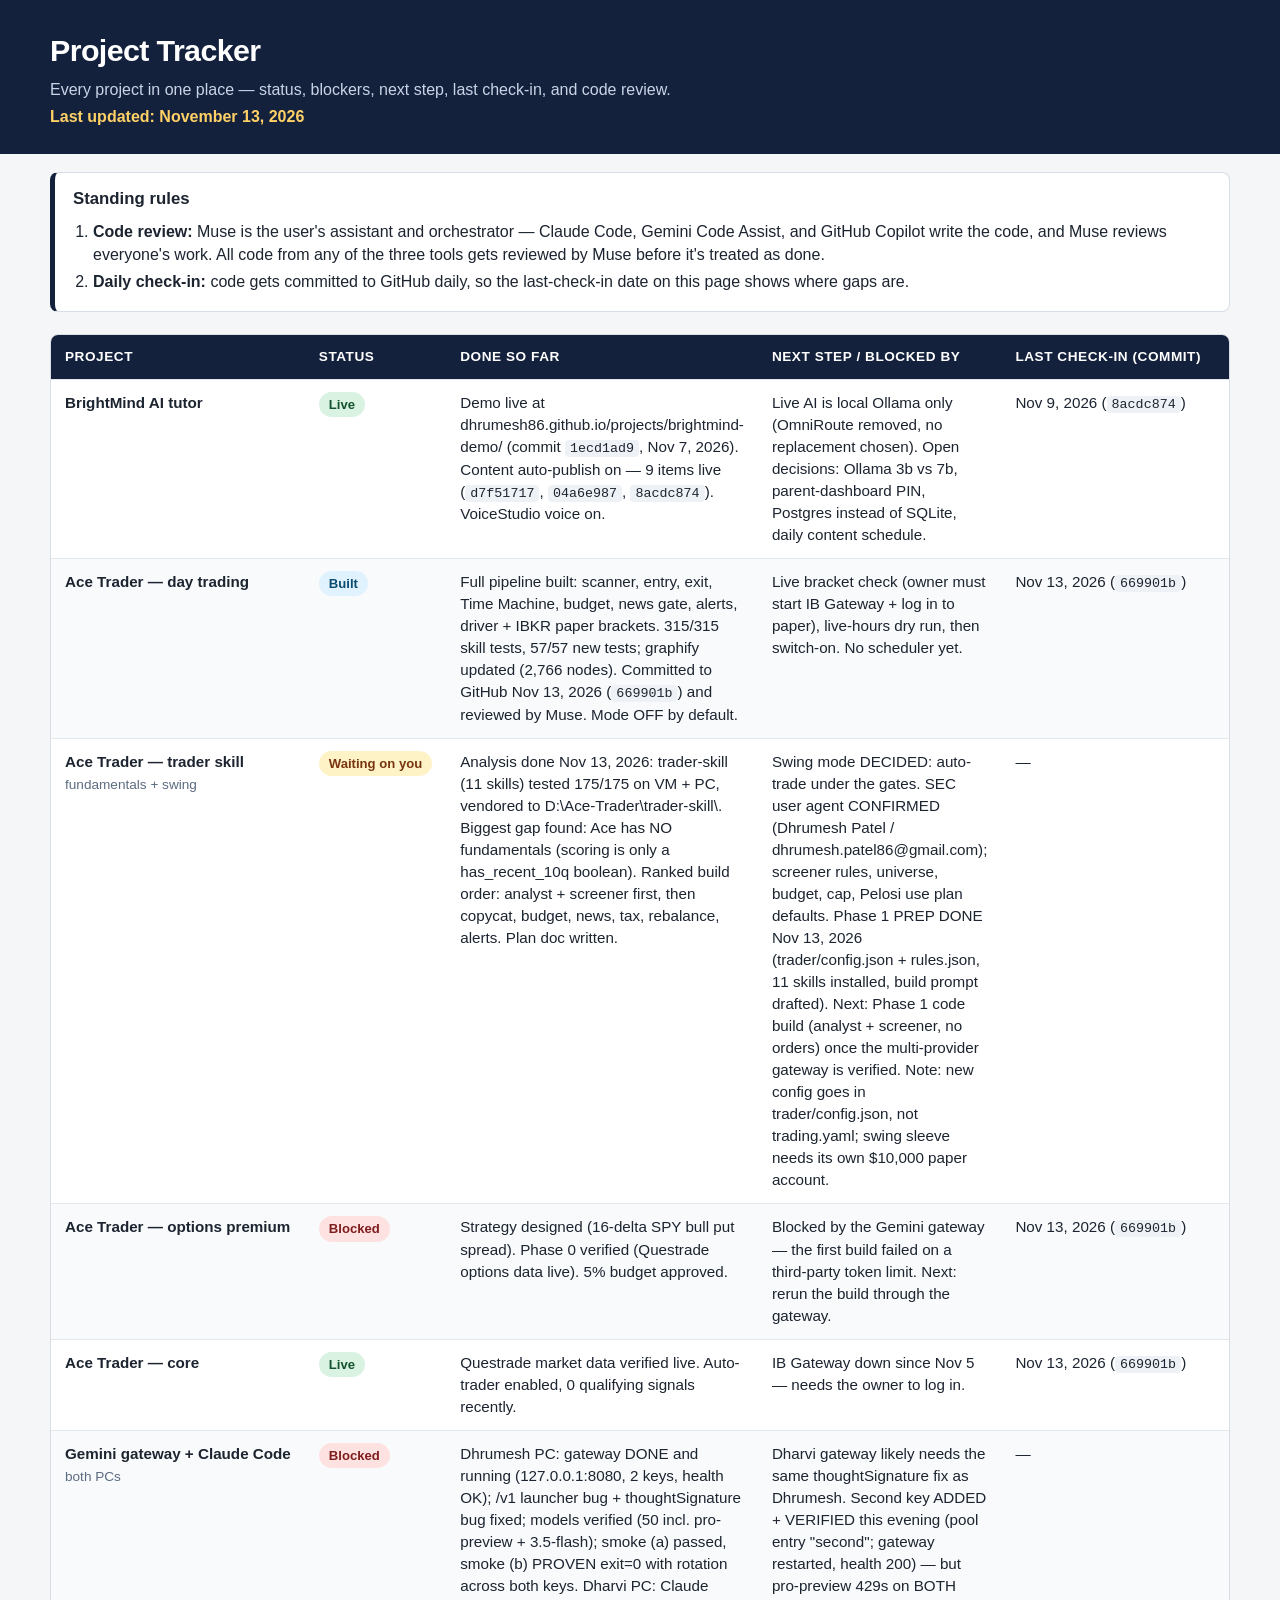
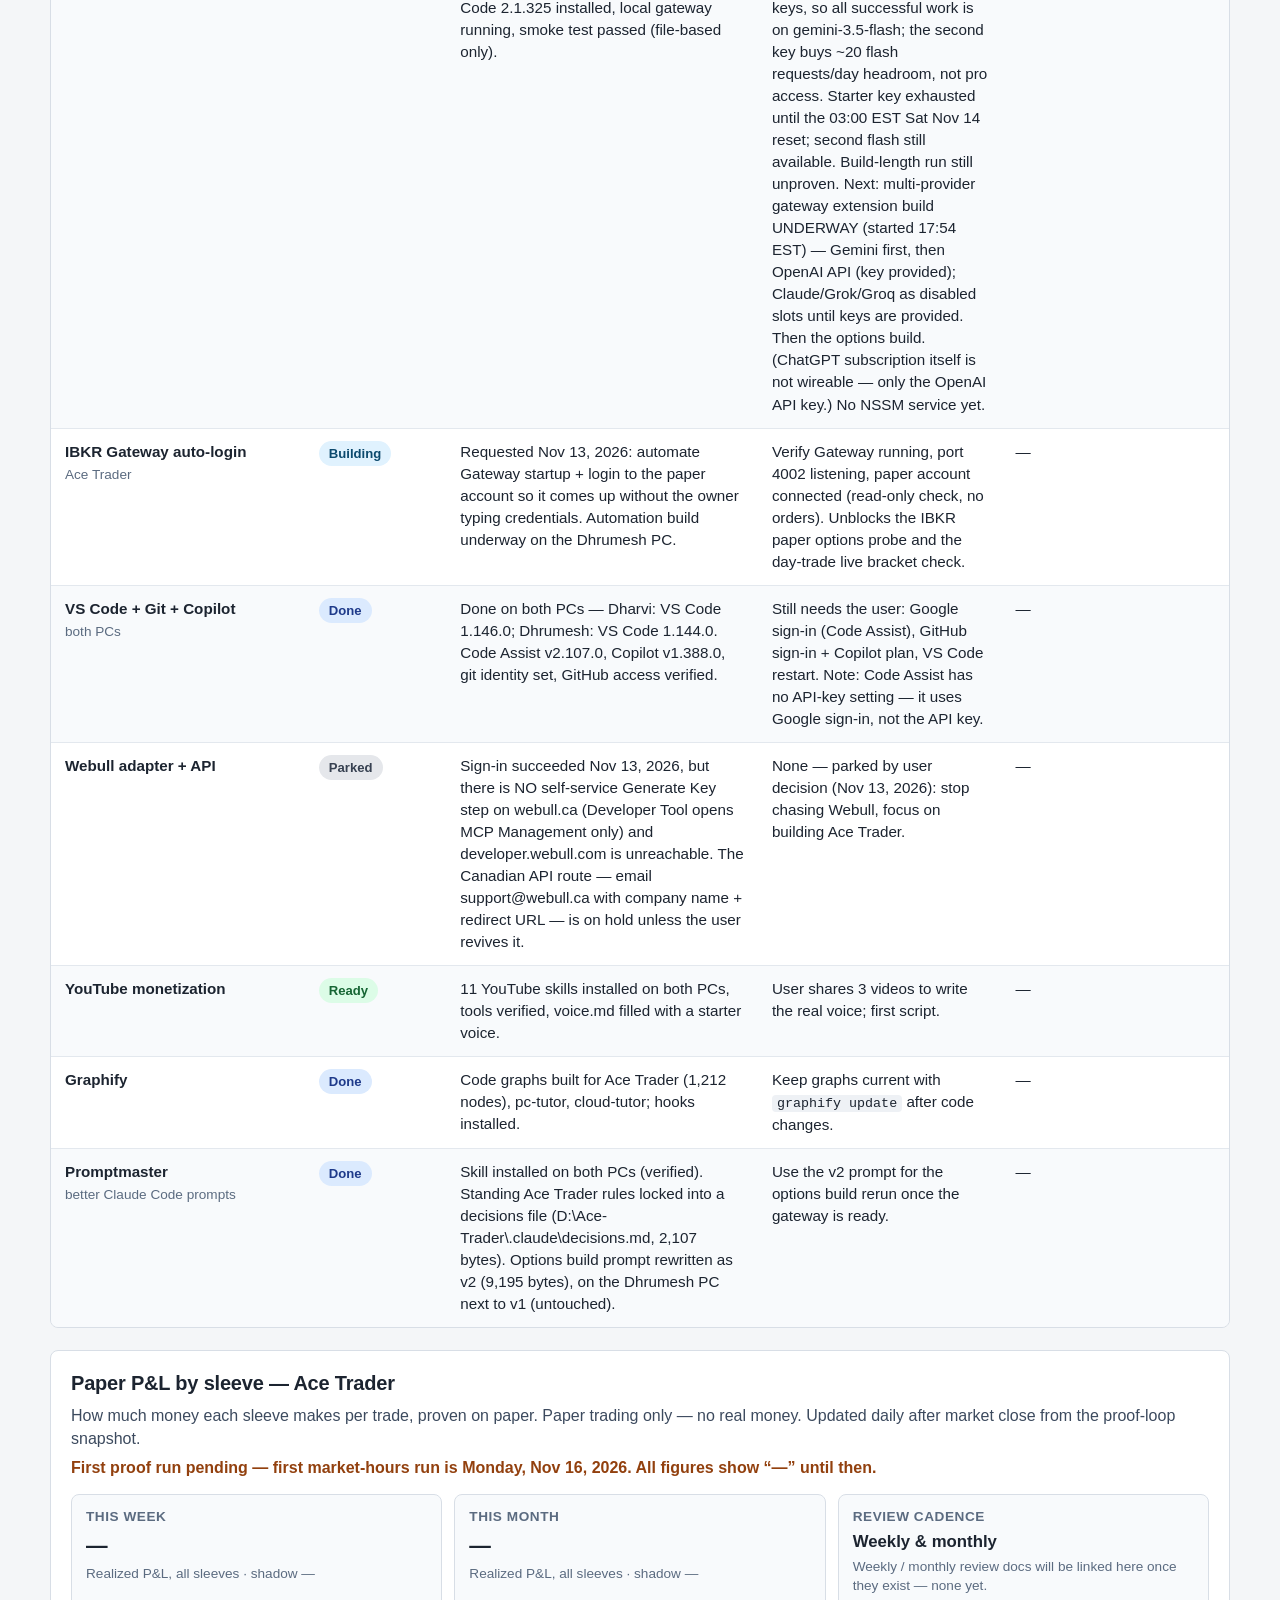
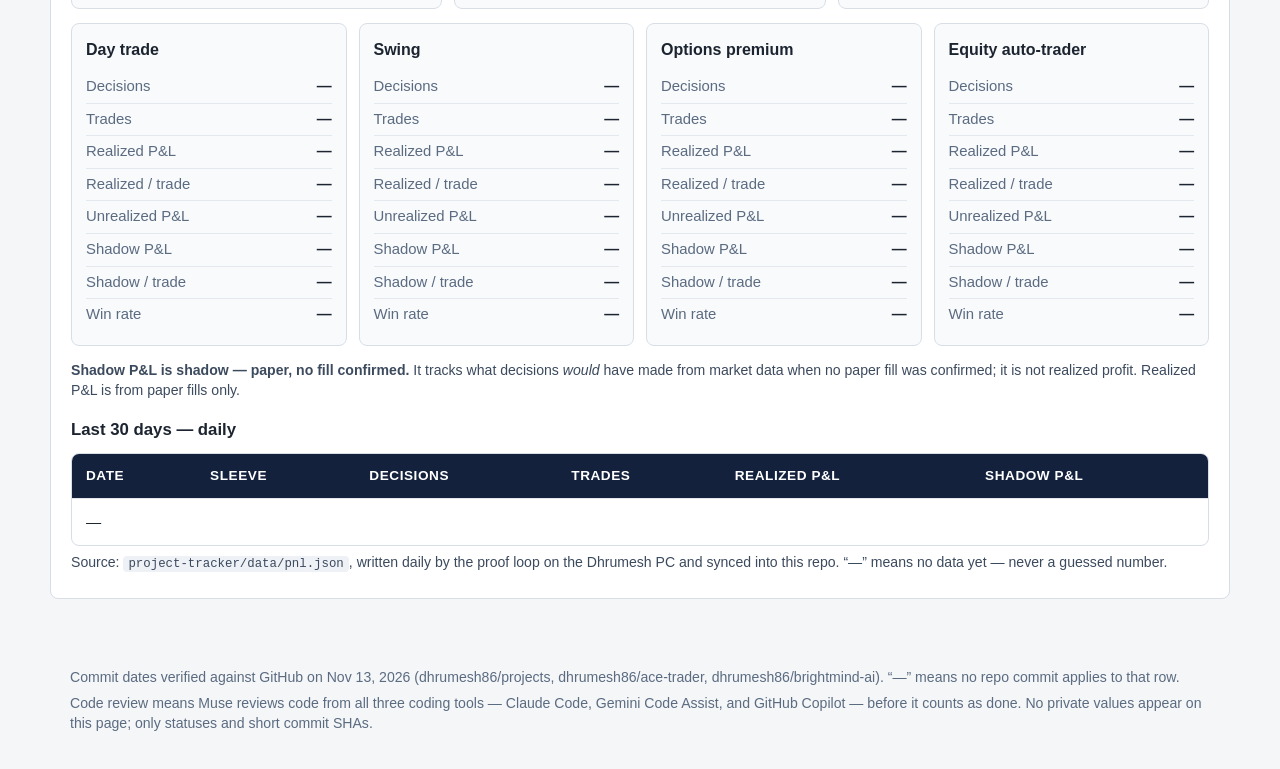
<file: project-tracker/index.html>
<!DOCTYPE html>
<html lang="en-CA">
<head>
<meta charset="utf-8">
<meta name="viewport" content="width=device-width, initial-scale=1">
<title>Project Tracker — All Projects</title>
<style>
  :root { color-scheme: light; }
  * { box-sizing: border-box; }
  body {
    margin: 0; font-family: -apple-system, BlinkMacSystemFont, "Segoe UI", Roboto, Helvetica, Arial, sans-serif;
    background: #f4f6f8; color: #1c2430; line-height: 1.45;
  }
  header {
    background: #14213d; color: #fff; padding: 28px 20px 22px;
  }
  header .wrap, main .wrap { max-width: 1180px; margin: 0 auto; }
  h1 { margin: 0 0 6px; font-size: 1.9rem; letter-spacing: -0.02em; }
  header p { margin: 4px 0; color: #c9d4e6; }
  header p.updated { color: #ffd166; font-weight: 600; }
  .rules {
    background: #fff; border: 1px solid #d8dee6; border-left: 5px solid #14213d;
    border-radius: 8px; padding: 14px 18px; margin: 18px 0 22px;
  }
  .rules h2 { margin: 0 0 8px; font-size: 1.05rem; }
  .rules ol { margin: 0; padding-left: 20px; }
  .rules li { margin: 4px 0; }
  main { padding: 0 20px 40px; }
  .table-scroll { overflow-x: auto; background: #fff; border: 1px solid #d8dee6; border-radius: 8px; }
  table { width: 100%; border-collapse: collapse; min-width: 960px; font-size: 0.95rem; }
  th, td { text-align: left; vertical-align: top; padding: 12px 14px; border-bottom: 1px solid #e3e8ee; }
  thead th {
    background: #14213d; color: #fff; font-size: 0.85rem; text-transform: uppercase;
    letter-spacing: 0.04em; white-space: nowrap; position: sticky; top: 0;
  }
  tbody tr:last-child td { border-bottom: none; }
  tbody tr:nth-child(even) { background: #f8fafc; }
  td.project { font-weight: 700; white-space: nowrap; }
  td .sub { display: block; font-weight: 400; color: #5b6b80; font-size: 0.85rem; margin-top: 2px; }
  code { background: #eef1f5; padding: 1px 5px; border-radius: 4px; font-size: 0.88em; }
  .pill {
    display: inline-block; padding: 3px 10px; border-radius: 999px;
    font-size: 0.82rem; font-weight: 700; white-space: nowrap;
  }
  .pill.live     { background: #d9f2e2; color: #14532d; }
  .pill.done     { background: #dbeafe; color: #1e3a8a; }
  .pill.building { background: #e0e7ff; color: #3730a3; }
  .pill.blocked  { background: #fee2e2; color: #7f1d1d; }
  .pill.waiting  { background: #fef3c7; color: #78350f; }
  .pill.nearly   { background: #ccfbf1; color: #134e4a; }
  .pill.ready    { background: #dcfce7; color: #166534; }
  .pill.built    { background: #e0f2fe; color: #0c4a6e; }
  .pill.parked  { background: #e5e7eb; color: #374151; }
  .pill.needs-you { background: #ffedd5; color: #7c2d12; }
  .review-pending { color: #92400e; font-weight: 600; }
  .review-done { color: #166534; font-weight: 600; }
  .review-na { color: #64748b; }
  footer { max-width: 1180px; margin: 0 auto; padding: 0 20px 32px; color: #5b6b80; font-size: 0.88rem; }
  footer p { margin: 6px 0; }
  .pnl-section {
    background: #fff; border: 1px solid #d8dee6; border-radius: 8px;
    padding: 18px 20px; margin: 22px 0;
  }
  .pnl-section h2 { margin: 0 0 6px; font-size: 1.25rem; letter-spacing: -0.01em; }
  .pnl-section > p { margin: 6px 0; color: #3c4a5e; }
  .pnl-status { font-weight: 600; color: #14213d; }
  .pnl-status.pending { color: #92400e; }
  .pnl-rollups {
    display: grid; grid-template-columns: repeat(3, 1fr); gap: 12px; margin: 14px 0;
  }
  .rollup {
    background: #f8fafc; border: 1px solid #d8dee6; border-radius: 8px; padding: 12px 14px;
  }
  .rollup h3 { margin: 0 0 4px; font-size: 0.85rem; text-transform: uppercase; letter-spacing: 0.04em; color: #5b6b80; }
  .rollup .big { font-size: 1.35rem; font-weight: 700; }
  .rollup .sub { display: block; color: #5b6b80; font-size: 0.85rem; margin-top: 2px; }
  .sleeve-grid {
    display: grid; grid-template-columns: repeat(4, 1fr); gap: 12px; margin: 14px 0;
  }
  .sleeve-card {
    background: #f8fafc; border: 1px solid #d8dee6; border-radius: 8px; padding: 14px;
  }
  .sleeve-card h3 { margin: 0 0 10px; font-size: 1rem; }
  .sleeve-card dl { margin: 0; }
  .sleeve-card .row {
    display: flex; justify-content: space-between; gap: 10px;
    padding: 5px 0; border-bottom: 1px solid #e3e8ee; font-size: 0.93rem;
  }
  .sleeve-card .row:last-child { border-bottom: none; }
  .sleeve-card dt { color: #5b6b80; }
  .sleeve-card dd { margin: 0; font-weight: 700; text-align: right; font-variant-numeric: tabular-nums; }
  .sleeve-card dd.pos { color: #166534; }
  .sleeve-card dd.neg { color: #7f1d1d; }
  .pnl-section h3.subhead { margin: 18px 0 10px; font-size: 1.05rem; }
  .pnl-daily { min-width: 640px; }
  .pnl-note { font-size: 0.88rem; color: #5b6b80; }
  .pnl-note strong { color: #3c4a5e; }
  @media (max-width: 900px) {
    .sleeve-grid { grid-template-columns: repeat(2, 1fr); }
    .pnl-rollups { grid-template-columns: 1fr; }
  }
  @media (max-width: 640px) {
    h1 { font-size: 1.5rem; }
    header { padding: 20px 16px 16px; }
    main { padding: 0 12px 28px; }
    footer { padding: 0 12px 24px; }
  }
</style>
</head>
<body>
<header>
  <div class="wrap">
    <h1>Project Tracker</h1>
    <p>Every project in one place — status, blockers, next step, last check-in, and code review.</p>
    <p class="updated">Last updated: November 13, 2026</p>
  </div>
</header>

<main>
  <div class="wrap">
    <section class="rules" aria-label="Standing rules">
      <h2>Standing rules</h2>
      <ol>
        <li><strong>Code review:</strong> Muse is the user's assistant and orchestrator — Claude Code, Gemini Code Assist, and GitHub Copilot write the code, and Muse reviews everyone's work. All code from any of the three tools gets reviewed by Muse before it's treated as done.</li>
        <li><strong>Daily check-in:</strong> code gets committed to GitHub daily, so the last-check-in date on this page shows where gaps are.</li>
      </ol>
    </section>

    <div class="table-scroll">
      <table>
        <thead>
          <tr>
            <th>Project</th>
            <th>Status</th>
            <th>Done so far</th>
            <th>Next step / blocked by</th>
            <th>Last check-in (commit)</th>
            <th>Code review</th>
          </tr>
        </thead>
        <tbody>
          <tr>
            <td class="project">BrightMind AI tutor</td>
            <td><span class="pill live">Live</span></td>
            <td>Demo live at dhrumesh86.github.io/projects/brightmind-demo/ (commit <code>1ecd1ad9</code>, Nov 7, 2026). Content auto-publish on — 9 items live (<code>d7f51717</code>, <code>04a6e987</code>, <code>8acdc874</code>). VoiceStudio voice on.</td>
            <td>Live AI is local Ollama only (OmniRoute removed, no replacement chosen). Open decisions: Ollama 3b vs 7b, parent-dashboard PIN, Postgres instead of SQLite, daily content schedule.</td>
            <td>Nov 9, 2026 (<code>8acdc874</code>)</td>
            <td class="review-na">n/a</td>
          </tr>
          <tr>
            <td class="project">Ace Trader — day trading</td>
            <td><span class="pill built">Built</span></td>
            <td>Full pipeline built: scanner, entry, exit, Time Machine, budget, news gate, alerts, driver + IBKR paper brackets. 315/315 skill tests, 57/57 new tests; graphify updated (2,766 nodes). Committed to GitHub Nov 13, 2026 (<code>669901b</code>) and reviewed by Muse. Mode OFF by default.</td>
            <td>Live bracket check (owner must start IB Gateway + log in to paper), live-hours dry run, then switch-on. No scheduler yet.</td>
            <td>Nov 13, 2026 (<code>669901b</code>)</td>
            <td class="review-done">Done — reviewed by Muse</td>
          </tr>
          <tr>
            <td class="project">Ace Trader — trader skill <span class="sub">fundamentals + swing</span></td>
            <td><span class="pill waiting">Waiting on you</span></td>
            <td>Analysis done Nov 13, 2026: trader-skill (11 skills) tested 175/175 on VM + PC, vendored to D:\Ace-Trader\trader-skill\. Biggest gap found: Ace has NO fundamentals (scoring is only a has_recent_10q boolean). Ranked build order: analyst + screener first, then copycat, budget, news, tax, rebalance, alerts. Plan doc written.</td>
            <td>Swing mode DECIDED: auto-trade under the gates. SEC user agent CONFIRMED (Dhrumesh Patel / dhrumesh.patel86@gmail.com); screener rules, universe, budget, cap, Pelosi use plan defaults. Phase 1 PREP DONE Nov 13, 2026 (trader/config.json + rules.json, 11 skills installed, build prompt drafted). Next: Phase 1 code build (analyst + screener, no orders) once the multi-provider gateway is verified. Note: new config goes in trader/config.json, not trading.yaml; swing sleeve needs its own $10,000 paper account.</td>
            <td>—</td>
            <td class="review-na">n/a</td>
          </tr>
          <tr>
            <td class="project">Ace Trader — options premium</td>
            <td><span class="pill blocked">Blocked</span></td>
            <td>Strategy designed (16-delta SPY bull put spread). Phase 0 verified (Questrade options data live). 5% budget approved.</td>
            <td>Blocked by the Gemini gateway — the first build failed on a third-party token limit. Next: rerun the build through the gateway.</td>
            <td>Nov 13, 2026 (<code>669901b</code>)</td>
            <td class="review-pending">Pending</td>
          </tr>
          <tr>
            <td class="project">Ace Trader — core</td>
            <td><span class="pill live">Live</span></td>
            <td>Questrade market data verified live. Auto-trader enabled, 0 qualifying signals recently.</td>
            <td>IB Gateway down since Nov 5 — needs the owner to log in.</td>
            <td>Nov 13, 2026 (<code>669901b</code>)</td>
            <td class="review-na">n/a</td>
          </tr>
          <tr>
            <td class="project">Gemini gateway + Claude Code <span class="sub">both PCs</span></td>
            <td><span class="pill blocked">Blocked</span></td>
            <td>Dhrumesh PC: gateway DONE and running (127.0.0.1:8080, 2 keys, health OK); /v1 launcher bug + thoughtSignature bug fixed; models verified (50 incl. pro-preview + 3.5-flash); smoke (a) passed, smoke (b) PROVEN exit=0 with rotation across both keys. Dharvi PC: Claude Code 2.1.325 installed, local gateway running, smoke test passed (file-based only).</td>
            <td>Dharvi gateway likely needs the same thoughtSignature fix as Dhrumesh. Second key ADDED + VERIFIED this evening (pool entry "second"; gateway restarted, health 200) — but pro-preview 429s on BOTH keys, so all successful work is on gemini-3.5-flash; the second key buys ~20 flash requests/day headroom, not pro access. Starter key exhausted until the 03:00 EST Sat Nov 14 reset; second flash still available. Build-length run still unproven. Next: multi-provider gateway extension build UNDERWAY (started 17:54 EST) — Gemini first, then OpenAI API (key provided); Claude/Grok/Groq as disabled slots until keys are provided. Then the options build. (ChatGPT subscription itself is not wireable — only the OpenAI API key.) No NSSM service yet.</td>
            <td>—</td>
            <td class="review-pending">Pending</td>
          </tr>
          <tr>
            <td class="project">IBKR Gateway auto-login <span class="sub">Ace Trader</span></td>
            <td><span class="pill built">Building</span></td>
            <td>Requested Nov 13, 2026: automate Gateway startup + login to the paper account so it comes up without the owner typing credentials. Automation build underway on the Dhrumesh PC.</td>
            <td>Verify Gateway running, port 4002 listening, paper account connected (read-only check, no orders). Unblocks the IBKR paper options probe and the day-trade live bracket check.</td>
            <td>—</td>
            <td class="review-na">n/a</td>
          </tr>
          <tr>
            <td class="project">VS Code + Git + Copilot <span class="sub">both PCs</span></td>
            <td><span class="pill done">Done</span></td>
            <td>Done on both PCs — Dharvi: VS Code 1.146.0; Dhrumesh: VS Code 1.144.0. Code Assist v2.107.0, Copilot v1.388.0, git identity set, GitHub access verified.</td>
            <td>Still needs the user: Google sign-in (Code Assist), GitHub sign-in + Copilot plan, VS Code restart. Note: Code Assist has no API-key setting — it uses Google sign-in, not the API key.</td>
            <td>—</td>
            <td class="review-na">n/a</td>
          </tr>
          <tr>
            <td class="project">Webull adapter + API</td>
            <td><span class="pill parked">Parked</span></td>
            <td>Sign-in succeeded Nov 13, 2026, but there is NO self-service Generate Key step on webull.ca (Developer Tool opens MCP Management only) and developer.webull.com is unreachable. The Canadian API route — email support@webull.ca with company name + redirect URL — is on hold unless the user revives it.</td>
            <td>None — parked by user decision (Nov 13, 2026): stop chasing Webull, focus on building Ace Trader.</td>
            <td>—</td>
            <td class="review-pending">Pending</td>
          </tr>
          <tr>
            <td class="project">YouTube monetization</td>
            <td><span class="pill ready">Ready</span></td>
            <td>11 YouTube skills installed on both PCs, tools verified, voice.md filled with a starter voice.</td>
            <td>User shares 3 videos to write the real voice; first script.</td>
            <td>—</td>
            <td class="review-na">n/a</td>
          </tr>
          <tr>
            <td class="project">Graphify</td>
            <td><span class="pill done">Done</span></td>
            <td>Code graphs built for Ace Trader (1,212 nodes), pc-tutor, cloud-tutor; hooks installed.</td>
            <td>Keep graphs current with <code>graphify update</code> after code changes.</td>
            <td>—</td>
            <td class="review-done">Done</td>
          </tr>
          <tr>
            <td class="project">Promptmaster <span class="sub">better Claude Code prompts</span></td>
            <td><span class="pill done">Done</span></td>
            <td>Skill installed on both PCs (verified). Standing Ace Trader rules locked into a decisions file (D:\Ace-Trader\.claude\decisions.md, 2,107 bytes). Options build prompt rewritten as v2 (9,195 bytes), on the Dhrumesh PC next to v1 (untouched).</td>
            <td>Use the v2 prompt for the options build rerun once the gateway is ready.</td>
            <td>—</td>
            <td class="review-na">n/a</td>
          </tr>
        </tbody>
      </table>
    </div>

    <section class="pnl-section" aria-label="Paper P&amp;L by sleeve">
      <h2>Paper P&amp;L by sleeve — Ace Trader</h2>
      <p>How much money each sleeve makes per trade, proven on paper. Paper trading only — no real money. Updated daily after market close from the proof-loop snapshot.</p>
      <p id="pnl-status" class="pnl-status pending">Loading paper P&amp;L…</p>

      <div class="pnl-rollups" aria-label="Weekly and monthly rollups">
        <div class="rollup">
          <h3>This week</h3>
          <span class="big" id="pnl-week-realized">—</span>
          <span class="sub">Realized P&amp;L, all sleeves · <span id="pnl-week-shadow-label">shadow —</span></span>
        </div>
        <div class="rollup">
          <h3>This month</h3>
          <span class="big" id="pnl-month-realized">—</span>
          <span class="sub">Realized P&amp;L, all sleeves · <span id="pnl-month-shadow-label">shadow —</span></span>
        </div>
        <div class="rollup">
          <h3>Review cadence</h3>
          <span class="big" style="font-size: 1.05rem;">Weekly &amp; monthly</span>
          <span class="sub">Weekly / monthly review docs will be linked here once they exist — none yet.</span>
        </div>
      </div>

      <div class="sleeve-grid" id="sleeve-grid">
        <article class="sleeve-card" data-sleeve="daytrade">
          <h3>Day trade</h3>
          <dl>
            <div class="row"><dt>Decisions</dt><dd data-field="decisions">—</dd></div>
            <div class="row"><dt>Trades</dt><dd data-field="trades">—</dd></div>
            <div class="row"><dt>Realized P&amp;L</dt><dd data-field="realized_pnl_usd">—</dd></div>
            <div class="row"><dt>Realized / trade</dt><dd data-field="realized_per_trade">—</dd></div>
            <div class="row"><dt>Unrealized P&amp;L</dt><dd data-field="unrealized_pnl_usd">—</dd></div>
            <div class="row"><dt>Shadow P&amp;L</dt><dd data-field="shadow_pnl_usd">—</dd></div>
            <div class="row"><dt>Shadow / trade</dt><dd data-field="shadow_per_trade">—</dd></div>
            <div class="row"><dt>Win rate</dt><dd data-field="win_rate">—</dd></div>
          </dl>
        </article>
        <article class="sleeve-card" data-sleeve="swing">
          <h3>Swing</h3>
          <dl>
            <div class="row"><dt>Decisions</dt><dd data-field="decisions">—</dd></div>
            <div class="row"><dt>Trades</dt><dd data-field="trades">—</dd></div>
            <div class="row"><dt>Realized P&amp;L</dt><dd data-field="realized_pnl_usd">—</dd></div>
            <div class="row"><dt>Realized / trade</dt><dd data-field="realized_per_trade">—</dd></div>
            <div class="row"><dt>Unrealized P&amp;L</dt><dd data-field="unrealized_pnl_usd">—</dd></div>
            <div class="row"><dt>Shadow P&amp;L</dt><dd data-field="shadow_pnl_usd">—</dd></div>
            <div class="row"><dt>Shadow / trade</dt><dd data-field="shadow_per_trade">—</dd></div>
            <div class="row"><dt>Win rate</dt><dd data-field="win_rate">—</dd></div>
          </dl>
        </article>
        <article class="sleeve-card" data-sleeve="options">
          <h3>Options premium</h3>
          <dl>
            <div class="row"><dt>Decisions</dt><dd data-field="decisions">—</dd></div>
            <div class="row"><dt>Trades</dt><dd data-field="trades">—</dd></div>
            <div class="row"><dt>Realized P&amp;L</dt><dd data-field="realized_pnl_usd">—</dd></div>
            <div class="row"><dt>Realized / trade</dt><dd data-field="realized_per_trade">—</dd></div>
            <div class="row"><dt>Unrealized P&amp;L</dt><dd data-field="unrealized_pnl_usd">—</dd></div>
            <div class="row"><dt>Shadow P&amp;L</dt><dd data-field="shadow_pnl_usd">—</dd></div>
            <div class="row"><dt>Shadow / trade</dt><dd data-field="shadow_per_trade">—</dd></div>
            <div class="row"><dt>Win rate</dt><dd data-field="win_rate">—</dd></div>
          </dl>
        </article>
        <article class="sleeve-card" data-sleeve="equity">
          <h3>Equity auto-trader</h3>
          <dl>
            <div class="row"><dt>Decisions</dt><dd data-field="decisions">—</dd></div>
            <div class="row"><dt>Trades</dt><dd data-field="trades">—</dd></div>
            <div class="row"><dt>Realized P&amp;L</dt><dd data-field="realized_pnl_usd">—</dd></div>
            <div class="row"><dt>Realized / trade</dt><dd data-field="realized_per_trade">—</dd></div>
            <div class="row"><dt>Unrealized P&amp;L</dt><dd data-field="unrealized_pnl_usd">—</dd></div>
            <div class="row"><dt>Shadow P&amp;L</dt><dd data-field="shadow_pnl_usd">—</dd></div>
            <div class="row"><dt>Shadow / trade</dt><dd data-field="shadow_per_trade">—</dd></div>
            <div class="row"><dt>Win rate</dt><dd data-field="win_rate">—</dd></div>
          </dl>
        </article>
      </div>

      <p class="pnl-note"><strong>Shadow P&amp;L is shadow — paper, no fill confirmed.</strong> It tracks what decisions <em>would</em> have made from market data when no paper fill was confirmed; it is not realized profit. Realized P&amp;L is from paper fills only.</p>

      <h3 class="subhead">Last 30 days — daily</h3>
      <div class="table-scroll">
        <table class="pnl-daily">
          <thead>
            <tr><th>Date</th><th>Sleeve</th><th>Decisions</th><th>Trades</th><th>Realized P&amp;L</th><th>Shadow P&amp;L</th></tr>
          </thead>
          <tbody id="pnl-daily-body">
            <tr><td colspan="6">—</td></tr>
          </tbody>
        </table>
      </div>
      <p class="pnl-note">Source: <code>project-tracker/data/pnl.json</code>, written daily by the proof loop on the Dhrumesh PC and synced into this repo. “—” means no data yet — never a guessed number.</p>
    </section>
  </div>
</main>

<footer>
  <p>Commit dates verified against GitHub on Nov 13, 2026 (dhrumesh86/projects, dhrumesh86/ace-trader, dhrumesh86/brightmind-ai). “—” means no repo commit applies to that row.</p>
  <p>Code review means Muse reviews code from all three coding tools — Claude Code, Gemini Code Assist, and GitHub Copilot — before it counts as done. No private values appear on this page; only statuses and short commit SHAs.</p>
</footer>
<script>
(function () {
  var DASH = "\u2014";
  var statusEl = document.getElementById("pnl-status");
  var SLEEVE_LABELS = { daytrade: "Day trade", swing: "Swing", options: "Options premium", equity: "Equity auto-trader" };

  function fmtMoney(v) {
    if (v === null || v === undefined || !isFinite(v)) return DASH;
    var sign = v < 0 ? "-\u2009" : "";
    return sign + "$" + Math.abs(v).toLocaleString("en-US", { minimumFractionDigits: 2, maximumFractionDigits: 2 });
  }
  function fmtInt(v) {
    if (v === null || v === undefined || !isFinite(v)) return DASH;
    return Math.round(v).toLocaleString("en-US");
  }
  function fmtWinRate(v) {
    // Schema: win_rate is null when unknown. Accept a 0-1 fraction or a 0-100 percent.
    if (v === null || v === undefined || !isFinite(v)) return DASH;
    var pct = v <= 1 ? v * 100 : v;
    return pct.toFixed(1) + "%";
  }
  function moneyClass(v) {
    if (v === null || v === undefined || !isFinite(v) || v === 0) return "";
    return v > 0 ? "pos" : "neg";
  }
  function setCell(card, field, text, cls) {
    var el = card.querySelector('[data-field="' + field + '"]');
    if (!el) return;
    el.textContent = text;
    el.className = cls || "";
  }
  function showPending(message) {
    statusEl.textContent = message;
    statusEl.classList.add("pending");
    // All metric cells already default to "—" in the HTML; leave them untouched.
    var body = document.getElementById("pnl-daily-body");
    body.innerHTML = '<tr><td colspan="6">\u2014</td></tr>';
  }
  function weekStart(d) {
    var x = new Date(d.getFullYear(), d.getMonth(), d.getDate());
    var day = x.getDay(); // 0 = Sunday
    x.setDate(x.getDate() - ((day + 6) % 7)); // back to Monday
    return x;
  }
  function parseDate(s) {
    if (!s) return null;
    var parts = String(s).split("-");
    if (parts.length !== 3) return null;
    var d = new Date(+parts[0], +parts[1] - 1, +parts[2]);
    return isNaN(d) ? null : d;
  }

  fetch("data/pnl.json", { cache: "no-store" })
    .then(function (r) { if (!r.ok) throw new Error("HTTP " + r.status); return r.json(); })
    .then(function (snap) {
      if (!snap || snap.status === "awaiting-first-run") {
        showPending("First proof run pending — first market-hours run is Monday, Nov 16, 2026. All figures show \u201c\u2014\u201d until then.");
        return;
      }
      if (snap.status !== "ok") {
        showPending("Paper P&L snapshot status is \u201c" + (snap.status || "unknown") + "\u201d — figures show \u201c\u2014\u201d until a good snapshot arrives.");
        return;
      }
      statusEl.classList.remove("pending");
      statusEl.textContent = "As of " + (snap.as_of_date || DASH) +
        (snap.generated_at ? " · Snapshot generated " + snap.generated_at : "") +
        " · Updated daily after market close.";
      var sleeves = snap.sleeves || {};
      Object.keys(SLEEVE_LABELS).forEach(function (key) {
        var card = document.querySelector('.sleeve-card[data-sleeve="' + key + '"]');
        if (!card) return;
        var s = sleeves[key] || {};
        setCell(card, "decisions", fmtInt(s.decisions));
        setCell(card, "trades", fmtInt(s.trades));
        setCell(card, "realized_pnl_usd", fmtMoney(s.realized_pnl_usd), moneyClass(s.realized_pnl_usd));
        setCell(card, "realized_per_trade",
          (s.trades > 0 && isFinite(s.realized_pnl_usd)) ? fmtMoney(s.realized_pnl_usd / s.trades) : DASH,
          moneyClass(s.trades > 0 ? s.realized_pnl_usd / s.trades : null));
        setCell(card, "unrealized_pnl_usd", fmtMoney(s.unrealized_pnl_usd), moneyClass(s.unrealized_pnl_usd));
        setCell(card, "shadow_pnl_usd", fmtMoney(s.shadow_pnl_usd), moneyClass(s.shadow_pnl_usd));
        setCell(card, "shadow_per_trade",
          (s.trades > 0 && isFinite(s.shadow_pnl_usd)) ? fmtMoney(s.shadow_pnl_usd / s.trades) : DASH,
          moneyClass(s.trades > 0 ? s.shadow_pnl_usd / s.trades : null));
        setCell(card, "win_rate", fmtWinRate(s.win_rate));
      });
      // Weekly / monthly rollups derived from the daily array (all sleeves summed).
      var daily = Array.isArray(snap.daily) ? snap.daily : [];
      var now = new Date();
      var ws = weekStart(now);
      var ms = new Date(now.getFullYear(), now.getMonth(), 1);
      var weekR = 0, weekS = 0, monthR = 0, monthS = 0;
      daily.forEach(function (row) {
        var d = parseDate(row.date);
        if (!d) return;
        if (d >= ws) { weekR += row.realized_pnl_usd || 0; weekS += row.shadow_pnl_usd || 0; }
        if (d >= ms) { monthR += row.realized_pnl_usd || 0; monthS += row.shadow_pnl_usd || 0; }
      });
      document.getElementById("pnl-week-realized").textContent = fmtMoney(weekR);
      document.getElementById("pnl-week-shadow-label").textContent = "shadow " + fmtMoney(weekS) + " — paper, no fill confirmed";
      document.getElementById("pnl-month-realized").textContent = fmtMoney(monthR);
      document.getElementById("pnl-month-shadow-label").textContent = "shadow " + fmtMoney(monthS) + " — paper, no fill confirmed";
      // Daily table, newest first.
      var body = document.getElementById("pnl-daily-body");
      var rows = daily.slice().sort(function (a, b) {
        if (a.date !== b.date) return a.date < b.date ? 1 : -1;
        return String(a.sleeve).localeCompare(String(b.sleeve));
      });
      if (!rows.length) {
        body.innerHTML = '<tr><td colspan="6">\u2014</td></tr>';
        return;
      }
      body.innerHTML = rows.map(function (row) {
        return "<tr><td>" + (row.date || DASH) + "</td><td>" + (SLEEVE_LABELS[row.sleeve] || row.sleeve || DASH) +
          "</td><td>" + fmtInt(row.decisions) + "</td><td>" + fmtInt(row.trades) +
          "</td><td>" + fmtMoney(row.realized_pnl_usd) + "</td><td>" + fmtMoney(row.shadow_pnl_usd) + "</td></tr>";
      }).join("");
    })
    .catch(function () {
      showPending("Paper P&L snapshot not found yet — first proof run pending (first market-hours run is Monday, Nov 16, 2026). All figures show \u201c\u2014\u201d until then.");
    });
})();
</script>
</body>
</html>
</file>
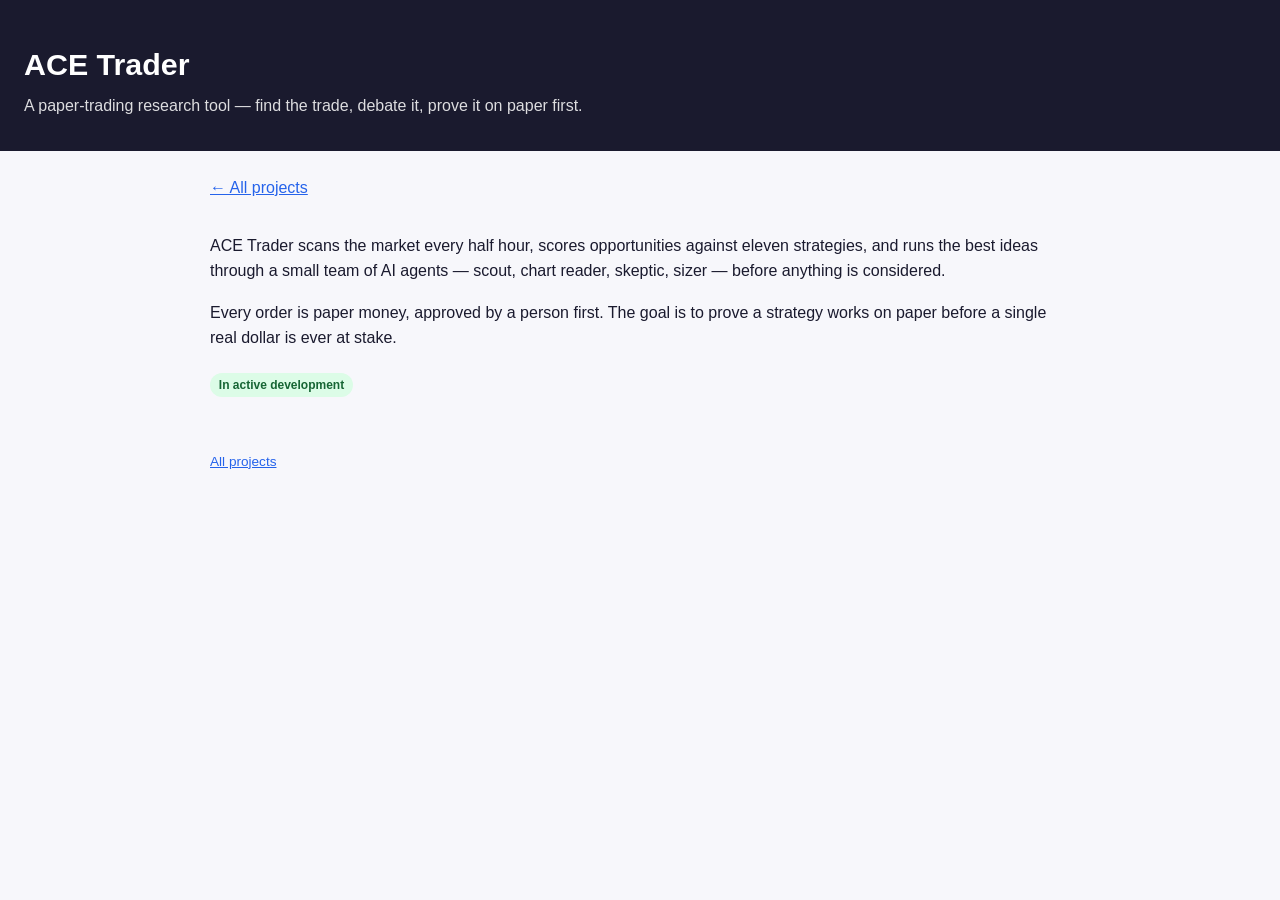
<file: ace-trader.html>
<!DOCTYPE html>
<html lang="en">
<head>
<meta charset="utf-8">
<meta name="viewport" content="width=device-width, initial-scale=1">
<title>ACE Trader — Projects</title>
<link rel="stylesheet" href="style.css">
</head>
<body>
<header>
  <h1>ACE Trader</h1>
  <p>A paper-trading research tool — find the trade, debate it, prove it on paper first.</p>
</header>
<main>
  <a class="back" href="index.html">&larr; All projects</a>
  <p>ACE Trader scans the market every half hour, scores opportunities against eleven strategies, and runs the best ideas through a small team of AI agents — scout, chart reader, skeptic, sizer — before anything is considered.</p>
  <p>Every order is paper money, approved by a person first. The goal is to prove a strategy works on paper before a single real dollar is ever at stake.</p>
  <p><span class="badge active">In active development</span></p>
</main>
<footer><p><a href="index.html">All projects</a></p></footer>
</body>
</html>
</file>
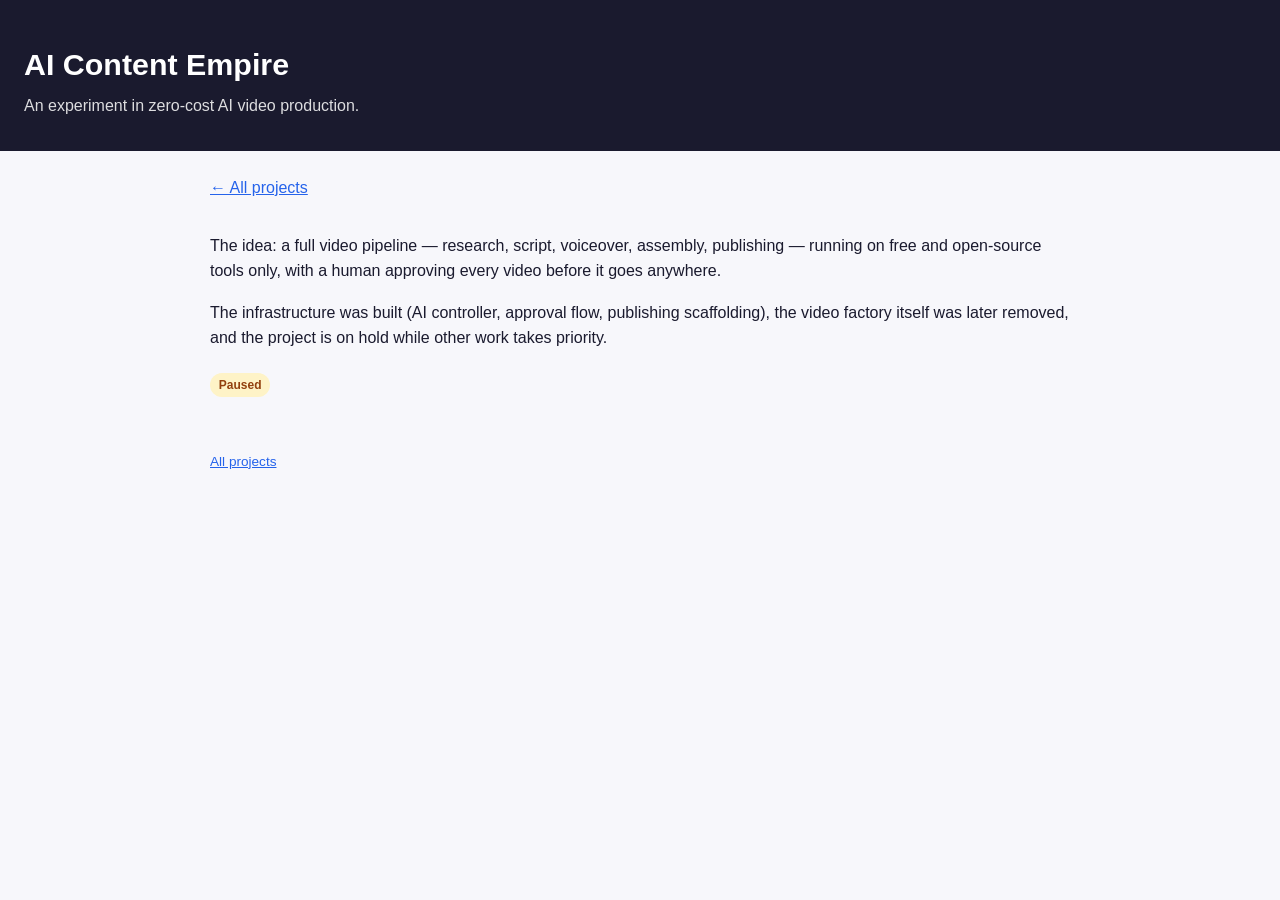
<file: ai-content-empire.html>
<!DOCTYPE html>
<html lang="en">
<head>
<meta charset="utf-8">
<meta name="viewport" content="width=device-width, initial-scale=1">
<title>AI Content Empire — Projects</title>
<link rel="stylesheet" href="style.css">
</head>
<body>
<header>
  <h1>AI Content Empire</h1>
  <p>An experiment in zero-cost AI video production.</p>
</header>
<main>
  <a class="back" href="index.html">&larr; All projects</a>
  <p>The idea: a full video pipeline — research, script, voiceover, assembly, publishing — running on free and open-source tools only, with a human approving every video before it goes anywhere.</p>
  <p>The infrastructure was built (AI controller, approval flow, publishing scaffolding), the video factory itself was later removed, and the project is on hold while other work takes priority.</p>
  <p><span class="badge paused">Paused</span></p>
</main>
<footer><p><a href="index.html">All projects</a></p></footer>
</body>
</html>
</file>
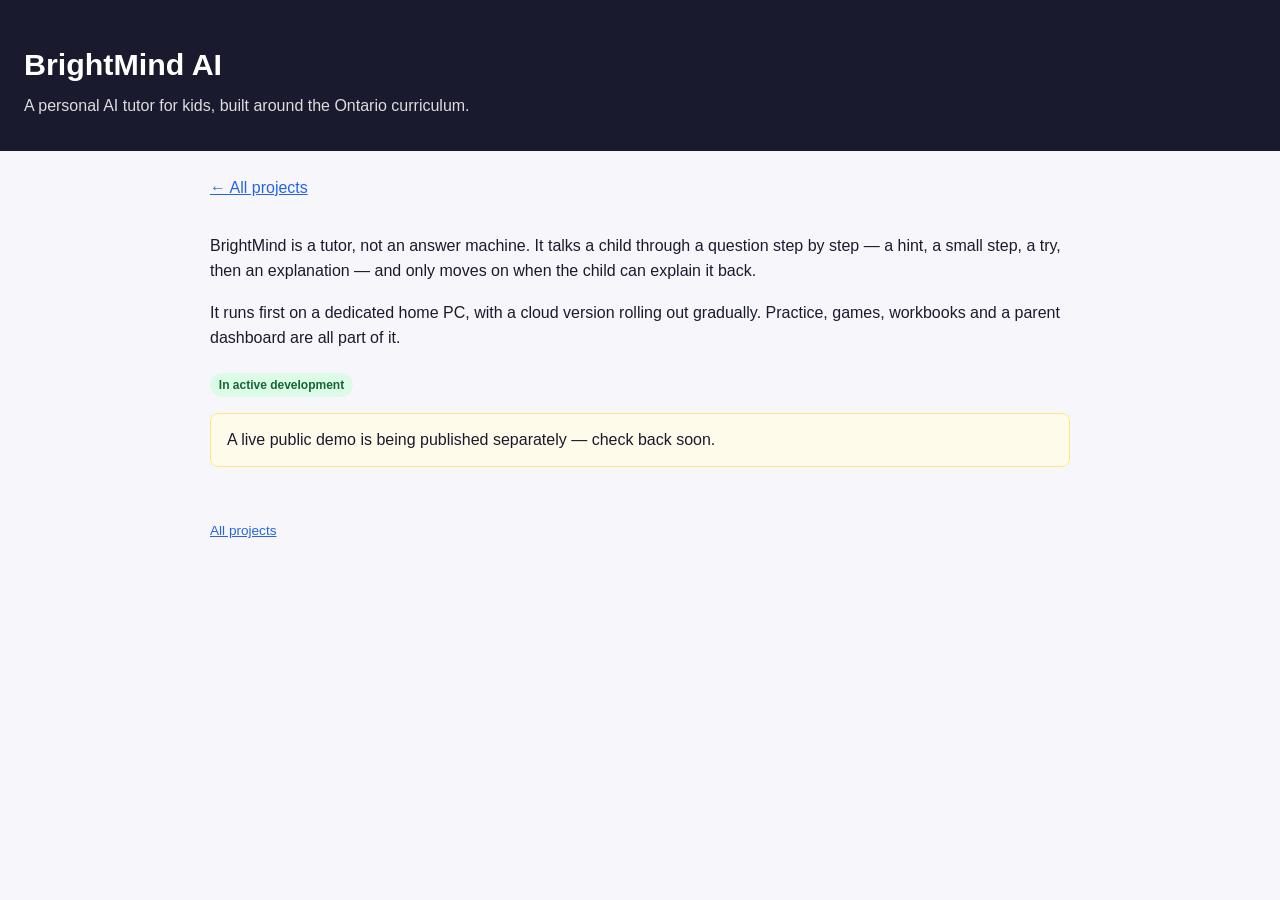
<file: brightmind.html>
<!DOCTYPE html>
<html lang="en">
<head>
<meta charset="utf-8">
<meta name="viewport" content="width=device-width, initial-scale=1">
<title>BrightMind AI — Projects</title>
<link rel="stylesheet" href="style.css">
</head>
<body>
<header>
  <h1>BrightMind AI</h1>
  <p>A personal AI tutor for kids, built around the Ontario curriculum.</p>
</header>
<main>
  <a class="back" href="index.html">&larr; All projects</a>
  <p>BrightMind is a tutor, not an answer machine. It talks a child through a question step by step — a hint, a small step, a try, then an explanation — and only moves on when the child can explain it back.</p>
  <p>It runs first on a dedicated home PC, with a cloud version rolling out gradually. Practice, games, workbooks and a parent dashboard are all part of it.</p>
  <p><span class="badge active">In active development</span></p>
  <div class="note">A live public demo is being published separately — check back soon.</div>
</main>
<footer><p><a href="index.html">All projects</a></p></footer>
</body>
</html>
</file>
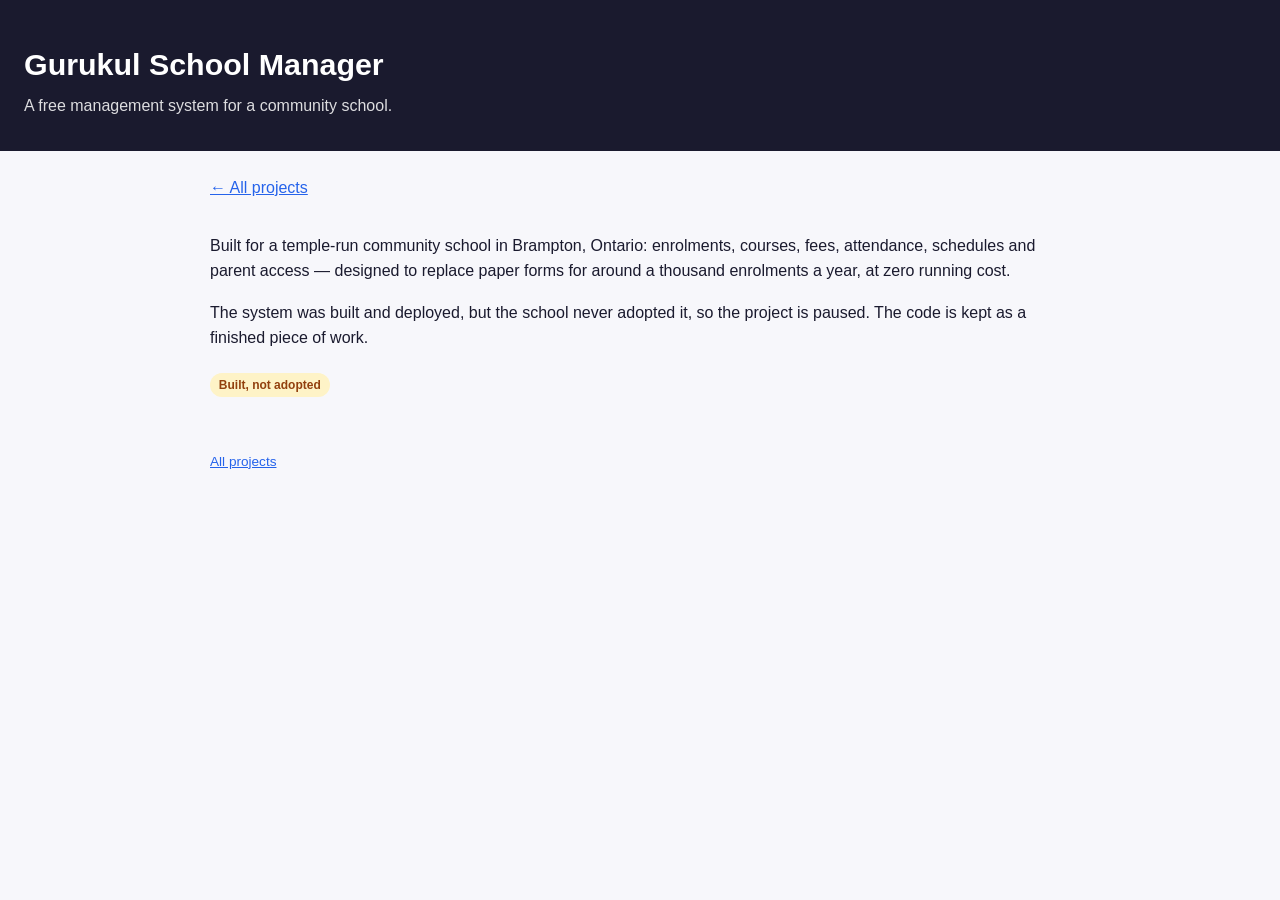
<file: gurukul.html>
<!DOCTYPE html>
<html lang="en">
<head>
<meta charset="utf-8">
<meta name="viewport" content="width=device-width, initial-scale=1">
<title>Gurukul School Manager — Projects</title>
<link rel="stylesheet" href="style.css">
</head>
<body>
<header>
  <h1>Gurukul School Manager</h1>
  <p>A free management system for a community school.</p>
</header>
<main>
  <a class="back" href="index.html">&larr; All projects</a>
  <p>Built for a temple-run community school in Brampton, Ontario: enrolments, courses, fees, attendance, schedules and parent access — designed to replace paper forms for around a thousand enrolments a year, at zero running cost.</p>
  <p>The system was built and deployed, but the school never adopted it, so the project is paused. The code is kept as a finished piece of work.</p>
  <p><span class="badge paused">Built, not adopted</span></p>
</main>
<footer><p><a href="index.html">All projects</a></p></footer>
</body>
</html>
</file>
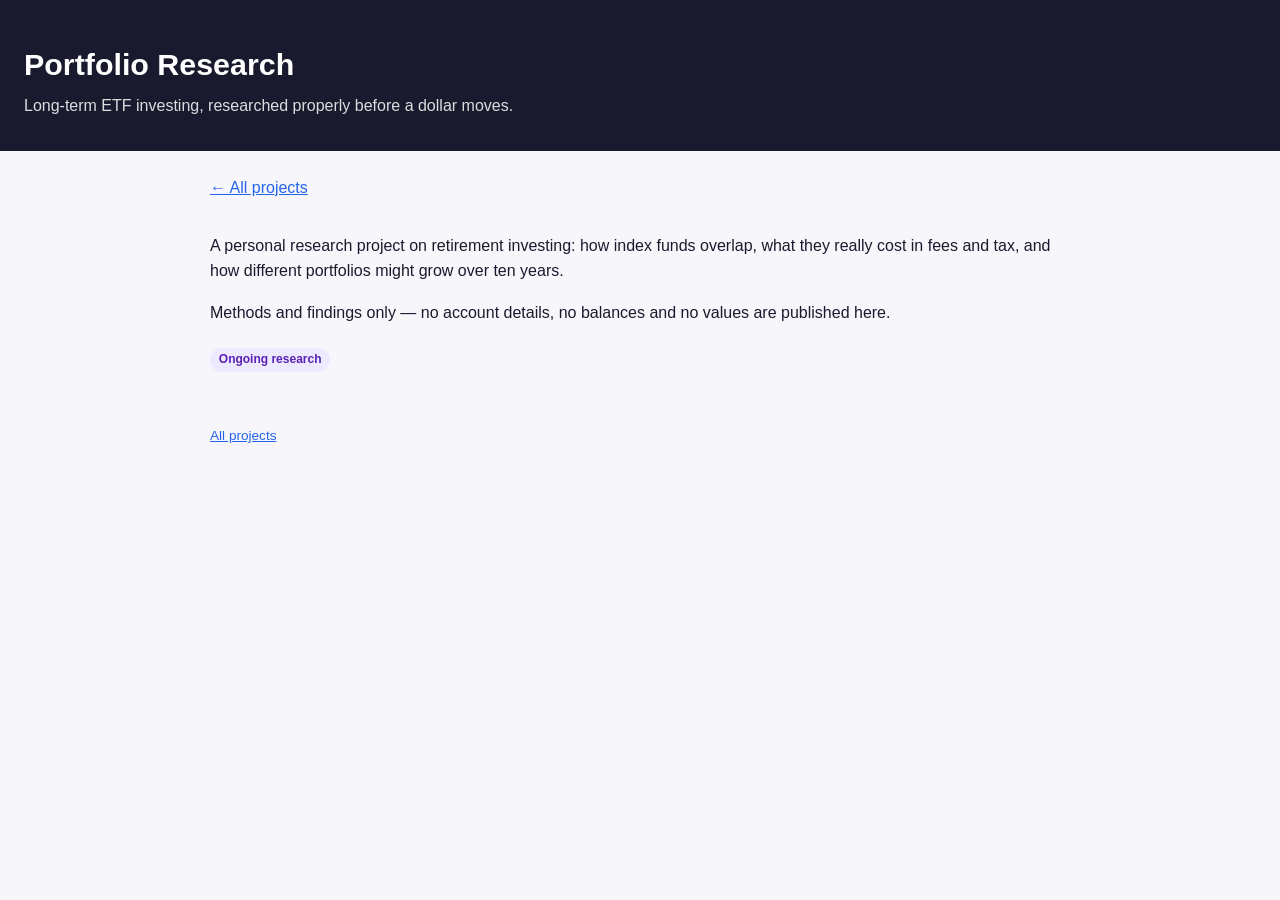
<file: qt-portfolio.html>
<!DOCTYPE html>
<html lang="en">
<head>
<meta charset="utf-8">
<meta name="viewport" content="width=device-width, initial-scale=1">
<title>Portfolio Research — Projects</title>
<link rel="stylesheet" href="style.css">
</head>
<body>
<header>
  <h1>Portfolio Research</h1>
  <p>Long-term ETF investing, researched properly before a dollar moves.</p>
</header>
<main>
  <a class="back" href="index.html">&larr; All projects</a>
  <p>A personal research project on retirement investing: how index funds overlap, what they really cost in fees and tax, and how different portfolios might grow over ten years.</p>
  <p>Methods and findings only — no account details, no balances and no values are published here.</p>
  <p><span class="badge research">Ongoing research</span></p>
</main>
<footer><p><a href="index.html">All projects</a></p></footer>
</body>
</html>
</file>
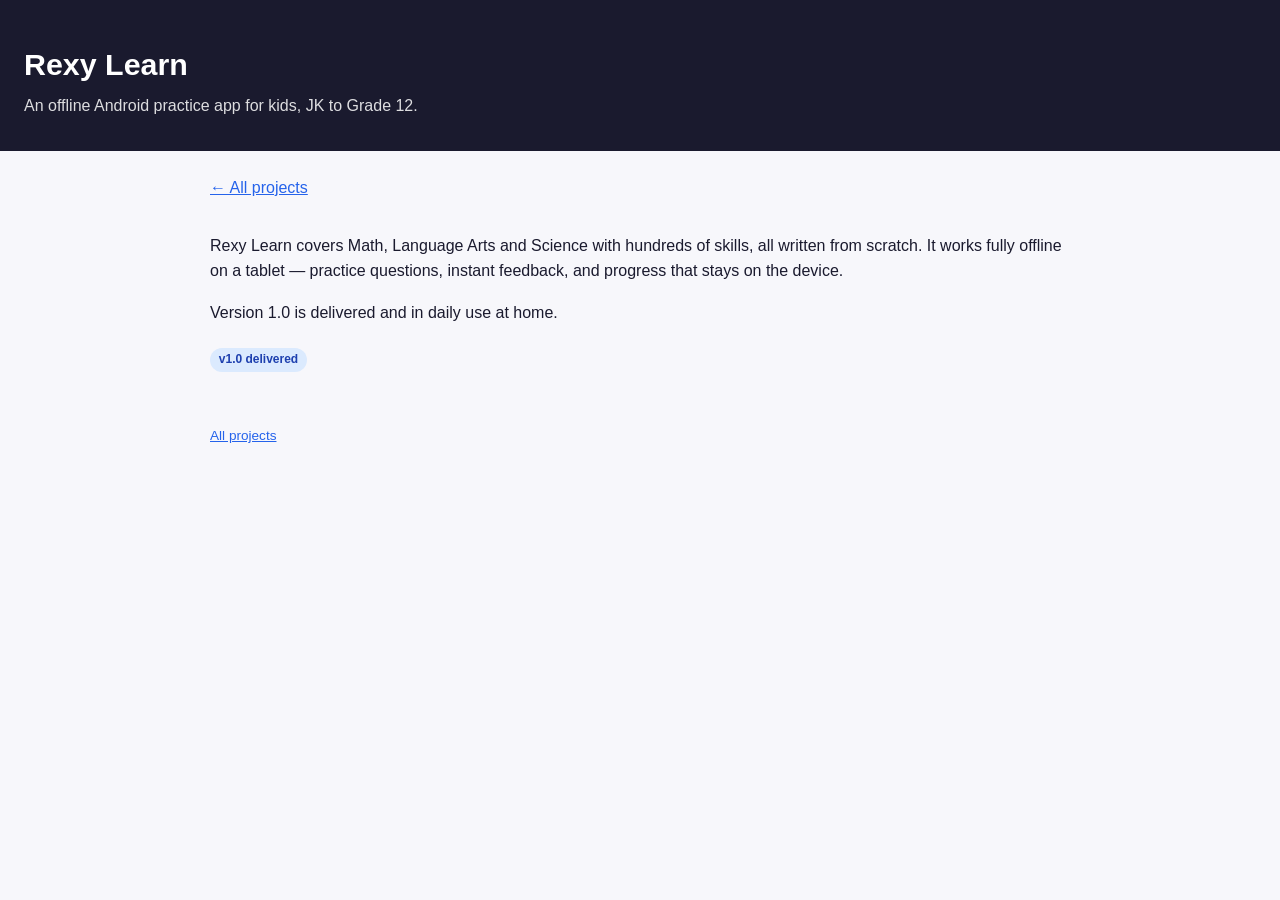
<file: rexy-learn.html>
<!DOCTYPE html>
<html lang="en">
<head>
<meta charset="utf-8">
<meta name="viewport" content="width=device-width, initial-scale=1">
<title>Rexy Learn — Projects</title>
<link rel="stylesheet" href="style.css">
</head>
<body>
<header>
  <h1>Rexy Learn</h1>
  <p>An offline Android practice app for kids, JK to Grade 12.</p>
</header>
<main>
  <a class="back" href="index.html">&larr; All projects</a>
  <p>Rexy Learn covers Math, Language Arts and Science with hundreds of skills, all written from scratch. It works fully offline on a tablet — practice questions, instant feedback, and progress that stays on the device.</p>
  <p>Version 1.0 is delivered and in daily use at home.</p>
  <p><span class="badge done">v1.0 delivered</span></p>
</main>
<footer><p><a href="index.html">All projects</a></p></footer>
</body>
</html>
</file>
<file: brightmind-demo/concept-theme.css>
/* BrightMind AI — Rexy Learn · concept theme
   Sky islands, tactile violet controls, calm readable workspaces.
   Artwork is decorative; progress and interaction remain real app state. */
:root{
  --bg:#e9f4ff; --bg2:#f3efff;
  --ink:#211345; --ink-soft:#3a2a63; --muted:#60577b;
  --line:#ded9fa; --line-soft:#e8e4fb;
  --violet:#7434da; --violet-dark:#5420ad; --violet-soft:#f1eaff;
  --teal:#0e9aa8; --blue:#2267f3; --amber:#e8a100; --green:#22a06b; --coral:#ff7a6b;
  --grad-primary:linear-gradient(180deg,#a15af4,#7130dc 65%,#5720bb);
  --grad-navy:linear-gradient(165deg,#15294e,#191c4a 70%,#273c65);
  --shadow:0 3px 5px #51408a08,0 12px 30px #51408a0c;
  --shadow-lg:0 10px 28px #51408a22;
  --radius:22px; --radius-sm:16px;
  --rail-w:84px; --rail-w-open:216px;
  --tap:48px;
}
*{box-sizing:border-box}
[hidden]{display:none!important} /* author display rules must never override the hidden attribute */
html{scroll-behavior:smooth}
body{margin:0;font-family:system-ui,-apple-system,"Segoe UI",sans-serif;color:var(--ink);line-height:1.55;
  background:
    radial-gradient(ellipse 420px 120px at 12% 8%,#ffffffcc,transparent 70%),
    radial-gradient(ellipse 380px 110px at 85% 22%,#ffffffb3,transparent 70%),
    radial-gradient(ellipse 500px 160px at 60% 95%,#ffffff99,transparent 70%),
    linear-gradient(180deg,#d8efff 0%,#eaf6ff 34%,#f2efff 72%,#e9f7ff 100%);
  background-attachment:fixed;
  -webkit-tap-highlight-color:transparent}
h1,h2,h3,.display{font-family:ui-rounded,"Trebuchet MS",system-ui,sans-serif;letter-spacing:-.03em;color:#29144e}
h1{font-size:clamp(1.5rem,3vw,2rem);margin:.2em 0 .3em}
h2{font-size:1.25rem;margin:.2em 0 .4em}
h3{font-size:1.05rem}
p{margin:.35em 0 .6em}
img{max-width:100%}
button{font:inherit;color:inherit;cursor:pointer}
button:disabled{opacity:.55;cursor:not-allowed}
a{color:var(--violet)}
.muted{color:var(--muted)}
.small{font-size:.82rem}
.fineprint{font-size:.8rem;color:var(--muted);text-align:center}
.sr-only{position:absolute;width:1px;height:1px;padding:0;margin:-1px;overflow:hidden;clip:rect(0 0 0 0);white-space:nowrap;border:0}
.row{display:flex;gap:10px;align-items:center;flex-wrap:wrap}
.row.between{justify-content:space-between}
.row.center{justify-content:center}
:focus-visible{outline:3px solid #087c9d;outline-offset:3px;border-radius:8px}

/* ---------- App frame ---------- */
.app{margin-left:var(--rail-w);display:flex;flex-direction:column;min-height:100vh;transition:margin-left .2s ease}
body.rail-open .app{margin-left:var(--rail-w-open)}
.panel-body{flex:1;overflow-y:auto;min-height:0;padding-bottom:40px}
.wrap{max-width:1180px;margin:0 auto;padding:14px 28px 72px}
.view{display:none}
.view.active{display:block;animation:viewin .25s ease}
@keyframes viewin{from{opacity:0;transform:translateY(6px)}to{opacity:1;transform:none}}

/* ---------- Left rail ---------- */
#app-rail{position:fixed;left:0;top:0;bottom:0;width:var(--rail-w);z-index:60;display:flex;flex-direction:column;align-items:stretch;
  background:var(--grad-navy);color:#e6e6fa;padding:14px 10px;gap:6px;overflow:hidden;transition:width .2s ease}
#app-rail.expanded,body.rail-open #app-rail{width:var(--rail-w-open)}
@media(min-width:1100px){#app-rail:hover{width:var(--rail-w-open)}}
.rail-brand{display:flex;align-items:center;gap:8px;background:transparent;border:0;color:#fff;padding:6px 8px;border-radius:14px;min-height:56px;text-align:left}
.rail-mascot{width:40px;flex:0 0 40px;height:40px;border-radius:12px;background:#ffffff22;display:grid;place-items:center;overflow:hidden}
.rail-mascot img{width:38px;height:38px;object-fit:cover}
.rail-brand .rail-label{font-family:ui-rounded,"Trebuchet MS",system-ui,sans-serif;font-weight:800;font-size:1rem;line-height:1.05;white-space:nowrap}
.rail-tab{display:flex;align-items:center;gap:10px;background:transparent;border:1px solid transparent;color:#e6e6fa;
  border-radius:14px;padding:0 10px;min-height:var(--tap);text-align:left;font-weight:600;white-space:nowrap}
.rail-tab .ric{flex:0 0 28px;font-size:1.25rem;text-align:center}
#app-rail .rail-label{opacity:0;transition:opacity .15s}
#app-rail.expanded .rail-label,#app-rail:hover .rail-label,body.rail-open #app-rail .rail-label{opacity:1}
.rail-tab.sel{background:var(--grad-primary);border-color:#bc9aff;box-shadow:inset 0 1px 0 #ffffff66,0 4px 12px #0e102744;color:#fff}
.rail-tab:active{transform:scale(.97)}
#rail-toggle{margin-top:auto;background:transparent;border:1px solid #ffffff33;color:#e6e6fa;border-radius:14px;min-height:48px;font-size:1.2rem}
.rail-profile{display:flex;align-items:center;gap:8px;background:#ffffff14;border:1px solid #ffffff22;color:#fff;border-radius:14px;padding:8px;min-height:56px;text-align:left}
.rail-profile .rail-label{font-size:.8rem;line-height:1.2}
.rail-avatar{width:38px;flex:0 0 38px;height:38px;border-radius:50%;overflow:hidden;background:linear-gradient(145deg,#47CDF3,#2267F3)}
.rail-avatar img{width:100%;height:100%;object-fit:cover;object-position:top}
.rail-gear{margin-left:auto;font-size:1rem}

/* ---------- Pinned header ---------- */
.panel-head{position:sticky;top:0;z-index:50;display:flex;align-items:center;gap:14px;flex-wrap:wrap;
  background:#fffefc;border-bottom:1px solid #d8d6f4;padding:12px 26px}
.ph-left{display:flex;align-items:center;gap:12px;min-width:0;flex:1}
.ph-avatar{width:48px;height:48px;flex:0 0 48px;border-radius:50%;overflow:hidden;background:linear-gradient(145deg,#47CDF3,#2267F3);display:grid;place-items:center;font-weight:800;color:#fff}
.ph-avatar img{width:100%;height:100%;object-fit:cover;object-position:top}
.ph-titles{min-width:0}
.ph-titles h2{margin:0;font-size:1.3rem;white-space:nowrap;overflow:hidden;text-overflow:ellipsis}
.ph-titles p{margin:0;font-size:.85rem;color:var(--muted);white-space:nowrap;overflow:hidden;text-overflow:ellipsis}
.ph-right{display:flex;align-items:center;gap:8px;flex-wrap:wrap;position:relative}
.ph-chip{background:#f2edff;border:1px solid #d4c5f6;color:#5925a9;border-radius:999px;padding:8px 12px;font-size:.82rem;font-weight:700;white-space:nowrap}
.ph-stars{background:#fff7e0;border-color:#f2d98a;color:#7a5b00}
.child-menu{position:absolute;right:0;top:calc(100% + 8px);background:#fff;border:1px solid var(--line);border-radius:18px;box-shadow:var(--shadow-lg);padding:8px;z-index:70;min-width:250px}
.child-menu button{display:flex;align-items:center;gap:10px;width:100%;background:transparent;border:0;border-radius:12px;padding:10px;min-height:56px;text-align:left}
.child-menu button:hover{background:var(--violet-soft)}
.cm-av{width:40px;height:40px;border-radius:50%;display:grid;place-items:center;color:#fff;font-weight:800;flex:0 0 40px}
.child-menu small{display:block;color:var(--muted)}

/* ---------- Buttons ---------- */
.btn{display:inline-flex;align-items:center;justify-content:center;gap:8px;border:1px solid #d8ccf8;border-radius:15px;
  background:linear-gradient(#fff,#f4f0ff);color:#4e2294;font-weight:700;padding:10px 18px;min-height:var(--tap);text-decoration:none}
.btn:hover:not(:disabled){filter:brightness(1.04);box-shadow:0 4px 14px #6e42b82b}
.btn:active:not(:disabled){transform:translateY(1px)}
.btn.primary,.btn.continue{background:var(--grad-primary);color:#fff;border:1px solid #8846d9;box-shadow:inset 0 1px 0 #ffffff66,0 4px 0 #5420ad,0 8px 16px #6632b522}
.btn.coral{background:linear-gradient(#159db9,#08768f);border-color:#08768f;color:#fff}
.btn.amber{background:linear-gradient(#ffc94d,#f5a623);border-color:#d98e00;color:#5b3d00}
.btn.danger{background:linear-gradient(#ff7a6b,#e5533f);border-color:#c93a2c;color:#fff}
.btn.danger-ghost{background:#fff;border-color:#f0b6ae;color:#b3352a}
.btn.big{font-size:1.05rem;padding:12px 24px;min-height:56px}
.btn.small{min-height:44px;padding:6px 12px;font-size:.88rem;border-radius:12px}
.btn.full{width:100%}
.btn.ph-helper{background:var(--grad-primary);color:#fff;border-color:#8c50df;box-shadow:0 3px 0 #492080}
.btn.ph-icon{width:48px;min-width:48px;padding:0;font-size:1.2rem;border-radius:50%}
.btn.ph-child{background:#f2edff;border-color:#d4c5f6;color:#5925a9}
.linklike{background:none;border:0;color:var(--violet);font-weight:700;text-decoration:underline;padding:10px;min-height:44px}
.icon-btn{background:#fff;border:1px solid var(--line);border-radius:50%;width:48px;height:48px;font-size:1.3rem}

/* ---------- Cards, tags, chips ---------- */
.card,.world,.qbox,.sheet{background:linear-gradient(135deg,#fff,#fcfbff);border:1px solid #dcd5f5;border-radius:var(--radius);box-shadow:var(--shadow);padding:20px 22px;margin:14px 0}
.tag,.world-tag{display:inline-block;background:#eee5ff;color:#5c269c;border:1px solid #dac8f4;border-radius:999px;padding:4px 12px;font-size:.75rem;font-weight:800;letter-spacing:.05em;text-transform:uppercase}
.chip{display:inline-flex;align-items:center;gap:6px;background:#f2edff;border:1px solid #d4c5f6;color:#5925a9;border-radius:999px;padding:7px 12px;font-size:.85rem;font-weight:700}
.chip.ok{background:#e6f9ef;border-color:#9edcb9;color:#14663a}
.chip.warn{background:#fff4d6;border-color:#f2d98a;color:#7a5b00}
.chip.info{background:#e7f6ff;border-color:#a8d8f0;color:#0b5e86}
.chip.amber{background:#fff3d1;border-color:#f2d98a;color:#7a5b00}
.chip.violet{background:var(--violet-soft);border-color:#cdb8f2;color:#5925a9}
.chip.teal{background:#e0f7f5;border-color:#9adcd2;color:#0a6b62}
.big-num{font-size:1.8rem;font-weight:800;color:#29144e;margin:.1em 0}
.display{font-size:clamp(1.6rem,3vw,2.4rem)}
.pill{display:inline-block;background:#fff;color:var(--ink);font-weight:800;font-size:.78rem;letter-spacing:.04em;text-transform:uppercase;padding:6px 12px;border-radius:999px}

/* ---------- Hero ---------- */
.hero{position:relative;border-radius:28px;border:1px solid #d4d5f5;min-height:340px;padding:34px;overflow:hidden;
  background:#d9efff url('assets/discovery-islands.svg') center/cover;color:var(--ink)}
.hero-rexy{position:absolute;left:24px;bottom:0;height:min(92%,320px);width:auto;z-index:1;filter:drop-shadow(0 12px 18px #3a2a7a33)}
.hero-copy{position:relative;z-index:2;margin-left:38%;width:62%;padding:24px;background:#ffffffed;border:1px solid #fff;border-radius:24px;box-shadow:0 8px 24px #4c388111}
.hero-copy h1{color:#29144e;font-size:clamp(1.7rem,3vw,2.6rem);max-width:640px}
.hero-copy p{color:#504369;font-weight:500}
.hero-stats{display:flex;gap:8px;flex-wrap:wrap;margin:12px 0}
.hero-stats span{background:#f9f5ff;border:1px solid #dfd3f4;color:#54377b;border-radius:999px;padding:6px 10px;font-size:.8rem}
.hero-stats b{color:#5826a3}
.hero .hero-secondary{color:#5424aa!important;background:#fff!important;border-color:#cdbce8!important}
.welcome-hero .hero-rexy{height:min(96%,340px)}

/* ---------- Subnav (sticky, same place on every screen) ---------- */
.subnav{position:sticky;top:0;z-index:40;display:flex;gap:8px;align-items:center;flex-wrap:wrap;
  background:#fffffff2;border:1px solid var(--line);border-radius:18px;padding:8px;margin:4px 0 12px;box-shadow:var(--shadow)}
.backbtn{background:#fff;border:1px solid #d8ccf8;border-radius:12px;font-weight:700;color:#4e2294;padding:10px 14px;min-height:48px}
.subnav-tab{background:#f4f0ff;border:1px solid transparent;border-radius:12px;font-weight:700;color:#5b4a86;padding:10px 14px;min-height:48px}
.subnav-tab.sel{background:var(--grad-primary);color:#fff;box-shadow:0 3px 0 #5420ad}
.subnav-title{font-weight:800;color:#29144e;margin-left:auto;padding-right:6px}

/* ---------- Mobile top bar + bottom tabs ---------- */
.mobile-top{display:none}
.mobile-nav{display:none}
.bell-pop{position:absolute;right:12px;top:60px;background:#fff;border:1px solid var(--line);border-radius:18px;box-shadow:var(--shadow-lg);padding:16px;z-index:80;max-width:300px}

/* ---------- Home ---------- */
.concept-journey{margin:18px 0 6px}
.concept-journey h2{font-size:1.35rem;margin-bottom:12px}
.concept-actions{display:grid;grid-template-columns:repeat(3,minmax(0,1fr));gap:14px}
.concept-action{display:flex;align-items:center;gap:14px;text-align:left;padding:18px;border:1px solid #d7cef0;border-radius:20px;background:linear-gradient(135deg,#fff,#f4eeff);color:#32174f;min-height:100px;box-shadow:var(--shadow)}
.concept-action:nth-child(2){background:linear-gradient(135deg,#fff,#e6f9ff)}
.concept-action:nth-child(3){background:linear-gradient(135deg,#fff,#fff5df)}
.concept-action .concept-icon{font-size:2rem;background:#fff;border:1px solid #ded6f1;border-radius:16px;width:56px;height:56px;display:grid;place-items:center;flex-shrink:0}
.concept-action strong{display:block;font-size:1.05rem}
.concept-action small{display:block;margin-top:4px;color:#645777;line-height:1.4}
.home-grid{display:grid;grid-template-columns:1.2fr .8fr .8fr;gap:14px}
.home-grid2{display:grid;grid-template-columns:1.1fr .9fr;gap:14px}
.ring{width:120px;height:120px;border-radius:50%;margin:10px auto;display:grid;place-items:center;text-align:center;
  background:conic-gradient(#7d39d4 calc(var(--pct,40)*1%),#e9e2fb 0);position:relative}
.ring::before{content:"";position:absolute;inset:12px;background:#fff;border-radius:50%}
.ring span{position:relative;font-weight:800}
.ring b{font-size:1.4rem}
.checklist{list-style:none;margin:0;padding:0;display:grid;gap:8px}
.journey-item{display:flex;align-items:center;gap:10px;width:100%;text-align:left;background:#fbf9ff;border:1px solid var(--line);border-radius:14px;padding:12px;min-height:56px}
.journey-item .j-ic{font-size:1.3rem}
.journey-item .j-min{margin-left:auto;color:var(--muted);font-size:.85rem}
.journey-item .j-check{width:28px;height:28px;border-radius:50%;border:2px solid #c9b8ec;display:grid;place-items:center;color:transparent;flex:0 0 28px}
.journey-item.done .j-check{background:var(--green);border-color:var(--green);color:#fff}
.bars{display:flex;align-items:flex-end;gap:14px;height:130px;padding-top:10px}
.bar-col{flex:1;display:flex;flex-direction:column;align-items:center;gap:4px;height:100%;justify-content:flex-end}
.bar{width:100%;max-width:44px;height:var(--h);background:linear-gradient(180deg,#a78bfa,#7d39d4);border-radius:8px 8px 0 0}
.bar.empty{background:#e6e1f5}
.bar-val{font-size:.75rem;font-weight:700;color:var(--muted)}
.bar-day{font-size:.8rem;color:var(--muted)}
.rexy-strip{display:flex;align-items:center;gap:16px}
.rexy-strip>div{flex:1}
.rexy-small{width:72px;height:72px;object-fit:cover;object-position:top;border-radius:50%;background:linear-gradient(145deg,#d8f4ff,#c9b8f2);flex:0 0 72px}
.rexy-small.big{width:120px;height:120px;flex-basis:120px}
.profile-grid{display:grid;grid-template-columns:1fr 1fr;gap:14px}
.profile-card{overflow:hidden;text-align:left;border:1px solid #dcd5f5;border-radius:22px;box-shadow:var(--shadow);background:#fff;padding:0;transition:transform .15s,box-shadow .15s}
.profile-card:hover{transform:translateY(-3px);box-shadow:0 12px 26px #6551a822}
.profile-card.sel{outline:3px solid var(--violet)}
.profile-scene{height:100px;background-size:cover;background-position:center 42%;display:block}
.profile-body{padding:18px;display:flex;gap:12px;align-items:center}
.profile-body .avatar{width:48px;height:48px;border-radius:50%;background:linear-gradient(140deg,#e8dbff,#e3faff);color:#5827a0;border:2px solid #c8b0ed;display:grid;place-items:center;font-weight:800;flex:0 0 48px}
.profile-body .avatar.jk{background:linear-gradient(140deg,#ffe3d6,#ffe9c9);color:#8a4b12;border-color:#f2c9a0}
.mini-blocks{display:flex;gap:6px;align-items:flex-end;margin:10px 0}
.blk{display:inline-block;border-radius:4px}
.b100{width:34px;height:34px;background:repeating-linear-gradient(0deg,#4aa8f0 0 3px,#7cc4f7 3px 8px);border:2px solid #2f7fc9}
.b10{width:12px;height:34px;background:repeating-linear-gradient(0deg,#b07ef2 0 3px,#cfa9f7 3px 8px);border:2px solid #7d39d4}
.b1{width:12px;height:12px;background:#cfa9f7;border:2px solid #7d39d4}

/* ---------- Forms ---------- */
.field{display:block;margin:12px 0;font-weight:700}
.field select,.field input[type=text]{display:block;width:100%;margin-top:6px;padding:12px 14px;border:2px solid #d8ccf8;border-radius:14px;font:inherit;background:#fff;min-height:52px}
.field-ic{margin-right:6px}
fieldset.field{border:0;padding:0}
fieldset.field legend{font-weight:700}
.chip-row{display:flex;gap:10px;flex-wrap:wrap;margin-top:8px}
.chip-toggle{border:2px solid #d8ccf8;background:#fff;border-radius:999px;padding:10px 16px;min-height:48px;font-weight:700}
.chip-toggle.sel{background:var(--violet-soft);border-color:var(--violet);color:#4e2294}
.setup-card{max-width:720px;margin-left:auto;margin-right:auto}
input[type=text]{padding:12px 14px;border:2px solid #d8ccf8;border-radius:14px;font:inherit;width:100%;min-height:52px}

/* ---------- Path ---------- */
.path-head{text-align:left}
.path-map{position:relative;border-radius:28px;overflow:hidden;border:1px solid #d4d5f5;margin:14px 0;box-shadow:var(--shadow)}
.path-scene{width:100%;display:block;min-height:280px;object-fit:cover}
.path-node{position:absolute;transform:translate(-50%,-50%);text-align:center}
.node-dot{display:inline-grid;place-items:center;width:52px;height:52px;border-radius:50%;background:#fff;border:3px solid #c9b8ec;font-weight:800;font-size:1.2rem;box-shadow:var(--shadow)}
.path-node.done .node-dot{background:var(--green);border-color:var(--green);color:#fff}
.path-node.next .node-dot{background:var(--grad-primary);border-color:#fff;color:#fff;animation:pulse 2s infinite}
@keyframes pulse{0%,100%{box-shadow:0 0 0 0 #7434da55}50%{box-shadow:0 0 0 10px #7434da00}}
.node-label{display:block;margin-top:6px;background:#ffffffee;border:1px solid #fff;border-radius:999px;padding:4px 12px;font-weight:800;font-size:.85rem;box-shadow:var(--shadow);white-space:nowrap}
.legend{display:flex;gap:18px;flex-wrap:wrap;justify-content:center;margin:6px 0 14px;font-weight:700}
.lg{display:inline-grid;place-items:center;width:26px;height:26px;border-radius:50%;border:2px solid #c9b8ec;background:#fff;margin-right:4px}
.lg.done{background:var(--green);border-color:var(--green);color:#fff}
.lg.next{background:var(--violet);border-color:var(--violet);color:#fff}
.goal-card{border-left:8px solid var(--violet)}
.goal-card.done{border-left-color:var(--green)}
.goal-card .goal-meta{color:var(--muted);font-size:.88rem}
.next-lesson{background:linear-gradient(115deg,#f0e6ff,#e4f9ff)}

/* ---------- Subjects / worlds ---------- */
.world-grid{display:grid;grid-template-columns:repeat(auto-fill,minmax(280px,1fr));gap:14px}
.world{overflow:hidden;padding:0}
.world-scene{height:130px;background-size:cover;background-position:center;display:block}
.world-body{padding:16px 18px 18px}
.world-body h3{font-size:1.25rem;margin:.1em 0}
.lesson-link{display:flex;align-items:center;gap:10px;width:100%;text-align:left;background:#fbf9ff;border:1px solid var(--line);border-radius:12px;padding:12px;min-height:52px;margin-top:8px;font-weight:600}
.lesson-link .go{margin-left:auto;color:var(--violet);font-weight:800}

/* ---------- Tutor / chat ---------- */
.tutor-head{display:flex;align-items:center;gap:14px;flex-wrap:wrap}
.tutor-head>div{flex:1;min-width:200px}
.tutor-hero{position:relative;border-radius:28px;overflow:hidden;border:1px solid #d4d5f5;margin:14px 0;min-height:180px}
.tutor-hero img{width:100%;height:220px;object-fit:cover;display:block}
.tutor-hero-copy{position:absolute;inset:auto 0 0 0;display:flex;gap:10px;align-items:center;justify-content:space-between;flex-wrap:wrap;padding:14px 18px;background:linear-gradient(transparent,#fffffff2)}
.tutor-status{font-weight:700;background:#ffffffee;border-radius:999px;padding:8px 14px;margin:0}
.wave{color:var(--violet)}
.chat{display:flex;flex-direction:column;gap:12px;margin:14px 0}
.msg{display:flex;gap:10px;align-items:flex-start;max-width:88%}
.msg .m-av{width:44px;height:44px;border-radius:50%;flex:0 0 44px;overflow:hidden;background:linear-gradient(145deg,#47CDF3,#2267F3)}
.msg .m-av img{width:100%;height:100%;object-fit:cover;object-position:top}
.msg .m-body{background:#fff;border:1px solid var(--line);border-radius:18px;padding:12px 16px;box-shadow:var(--shadow)}
.msg.rexy .m-body{background:#f5f0ff;border-color:#dcd0f2;border-radius:4px 18px 18px 18px}
.msg.user{align-self:flex-end;flex-direction:row-reverse}
.msg.user .m-body{background:#e7f6ff;border-color:#a8d8f0;border-radius:18px 4px 18px 18px}
.msg.user .m-av{background:linear-gradient(145deg,#9db4e8,#5b7bc4);display:grid;place-items:center;color:#fff;font-weight:800}
.chat-quick{display:flex;gap:10px;flex-wrap:wrap;margin:6px 0}
.chat-form{display:flex;gap:10px;margin:12px 0;align-items:stretch}
.chat-form input{flex:1}
.mic-btn{flex-direction:column;gap:0;line-height:1.1}
.mic-btn small{font-size:.68rem;font-weight:600}
.chat-controls{display:flex;gap:10px;flex-wrap:wrap}
.bubble{background:#f5f0ff;border:1px solid #dcd0f2;border-radius:20px;padding:14px 18px;box-shadow:var(--shadow)}
.bubble strong{display:block;font-size:1.1rem}

/* ---------- Quiz ---------- */
.quiz-head{display:flex;align-items:center;gap:14px;flex-wrap:wrap}
.quiz-head>div{flex:1;min-width:200px}
.qprogress{background:linear-gradient(110deg,#7d39d4,#5846bf);color:#fff;border-radius:999px;padding:8px 14px;font-weight:800;font-size:.9rem;white-space:nowrap}
.qprogress.small{font-size:.82rem;padding:6px 10px}
.skill-tabs{display:flex;gap:10px;flex-wrap:wrap;margin:12px 0}
.skill-tab{border:2px solid #d8ccf8;background:#fff;border-radius:16px;padding:12px 18px;min-height:56px;font-weight:800}
.skill-tab.sel{background:var(--grad-primary);color:#fff;border-color:#8846d9}
.quiz-hero{position:relative;border-radius:28px;overflow:hidden;border:1px solid #d4d5f5;margin:12px 0;min-height:170px}
.quiz-hero img{width:100%;height:200px;object-fit:cover;display:block}
.quiz-hero .bubble{position:absolute;left:16px;top:16px;max-width:min(420px,80%)}
.qbox{padding:22px;margin:16px 0}
.qbox.current-q{border-color:#9163dc;box-shadow:0 0 0 3px #f1e7ff}
.qprompt{font-size:1.25rem;font-weight:800;display:block;margin-bottom:12px}
.blocks-row{display:flex;gap:14px;align-items:flex-end;flex-wrap:wrap;margin:12px 0}
.blocks-group{text-align:center}
.blocks-group .blk{box-shadow:0 2px 4px #3a2a7a22}
.blocks-group .blk-count{display:block;font-weight:800;margin-top:4px;background:#f2edff;border-radius:999px;padding:2px 10px}
.plus{font-size:1.6rem;font-weight:800;color:var(--violet)}
.choices{display:grid;grid-template-columns:repeat(3,minmax(0,1fr));gap:12px;margin:14px 0}
.choices button{border:2px solid #d3c0ef;background:#fff;border-radius:18px;padding:16px;min-height:64px;font-size:1.35rem;font-weight:800}
.choices button.correct{background:#e6f9ef;border-color:var(--green);color:#14663a}
.choices button.wrong{background:#fdecea;border-color:#e5533f;color:#b3352a}
.choices button:disabled{opacity:1}
.qfeedback{font-weight:700;margin:8px 0}
.hintbox{display:none;background:#fff8e0;border:1px solid #f2d98a;border-radius:14px;padding:12px 16px;margin:10px 0}
.hintbox.show{display:block}
.quiz-foot{display:flex;gap:10px;align-items:center;flex-wrap:wrap;margin:12px 0}
.quiz-foot .qprogress{margin-left:auto}
.quiz-done-card{text-align:center;padding:28px}
.quiz-done-card .big-num{font-size:2.2rem}

/* ---------- Workbook ---------- */
.wb-head h1{margin-bottom:0}
.lesson-chips{display:grid;grid-template-columns:repeat(auto-fill,minmax(180px,1fr));gap:12px;margin-top:10px}
.lesson-chip{background:#fbf9ff;border:1px solid var(--line);border-radius:16px;padding:14px;text-align:left;min-height:84px;position:relative}
.lesson-chip.sel{outline:3px solid var(--violet);background:var(--violet-soft)}
.lesson-chip strong{display:block}
.lesson-chip small{color:var(--muted)}
.lc-check{position:absolute;top:10px;right:10px;width:24px;height:24px;border-radius:50%;background:var(--green);color:#fff;display:grid;place-items:center;font-size:.8rem}
.wb-page{border-left:8px solid #f2d98a}
.wb-title-row{display:flex;gap:12px;align-items:center;flex-wrap:wrap;margin:10px 0}
.wb-title-row h2{margin:0}
.wb-title-row p{flex:1;min-width:220px;margin:0}
.hto{display:grid;grid-template-columns:repeat(3,1fr);gap:12px;margin:16px 0}
.hto-col{border:1px solid var(--line);border-radius:18px;padding:12px;background:#fff;text-align:center;min-height:230px;display:flex;flex-direction:column}
.hto-head{display:block;font-weight:800;border-radius:12px;padding:8px;margin-bottom:10px}
.hto-head.h{background:#d8efff;color:#0b5e86}
.hto-head.t{background:#f1eaff;color:#5925a9}
.hto-head.o{background:#e0f7f5;color:#0a6b62}
.hto-cells{flex:1;display:flex;flex-wrap:wrap;gap:6px;align-content:flex-start;justify-content:center;min-height:120px}
.hto-count{display:inline-block;margin:8px auto 0;background:#f2edff;border-radius:999px;padding:4px 14px;font-weight:800}
.wb-bank{display:flex;gap:10px;flex-wrap:wrap;margin:12px 0}
.bank-btn{display:inline-flex;align-items:center;gap:8px;border:2px solid #d8ccf8;background:#fff;border-radius:14px;padding:10px 14px;min-height:52px;font-weight:700}
.bank-btn.danger{border-color:#f0b6ae;color:#b3352a}
.wb-total{font-size:1.2rem}
.wb-feedback{font-weight:800;font-size:1.05rem;min-height:1.4em}

/* ---------- Whiteboard ---------- */
.board-tools,.draw-tools{display:flex;gap:8px;align-items:center;flex-wrap:wrap;background:#fff;border:1px solid var(--line);border-radius:16px;padding:10px;margin:12px 0}
.tool-btn{border:2px solid #d8ccf8;background:#fff;border-radius:12px;padding:10px 14px;min-height:48px;font-weight:700}
.tool-btn.sel{background:var(--violet-soft);border-color:var(--violet);color:#4e2294}
.tool-sep{width:1px;height:32px;background:var(--line)}
.swatches{display:flex;gap:8px;align-items:center}
.swatch{width:34px;height:34px;border-radius:50%;border:3px solid #fff;box-shadow:0 0 0 2px #d8ccf8;padding:0}
.swatch.sel{box-shadow:0 0 0 3px var(--violet)}
.sizes{display:flex;gap:6px;align-items:center}
.size-btn{width:44px;height:44px;border-radius:12px;border:2px solid #d8ccf8;background:#fff;font-size:1.4rem;line-height:1}
.size-btn.sel{border-color:var(--violet);background:var(--violet-soft)}
.board-stage{position:relative;border:1px solid var(--line);border-radius:22px;overflow:hidden;background:#fff;box-shadow:var(--shadow);margin:12px 0}
.board-tenframe{display:grid;grid-template-columns:repeat(10,1fr);gap:6px;padding:18px 18px 6px;max-width:560px;margin:0 auto}
.tf-cell{aspect-ratio:1;border:2px solid #7cc4f7;border-radius:8px;background:#eaf6ff}
.tf-cell.fill{background:#4aa8f0;border-color:#2f7fc9}
.tf-cell.fill2{background:#b07ef2;border-color:#7d39d4}
.board-sum{text-align:center;font-size:clamp(1.8rem,4vw,2.6rem);font-weight:800;color:#5b2ea6;padding:4px 0 10px}
#board-canvas{width:100%;height:340px;display:block;background:#fff;border-top:1px dashed var(--line);touch-action:none;cursor:crosshair}
.steps{list-style:none;counter-reset:step;margin:10px 0;padding:0;display:grid;gap:8px}
.steps li{counter-increment:step;display:flex;gap:10px;align-items:center;background:#fbf9ff;border:1px solid var(--line);border-radius:12px;padding:10px 14px;min-height:48px}
.steps li::before{content:counter(step);width:30px;height:30px;border-radius:50%;background:var(--violet);color:#fff;display:grid;place-items:center;font-weight:800;flex:0 0 30px}
.steps li.active-step{background:var(--violet-soft);border-color:var(--violet)}

/* ---------- Homework ---------- */
.hw-grid{display:grid;grid-template-columns:1fr 1.2fr;gap:14px}
.upload-box{display:flex;flex-direction:column;align-items:center;gap:6px;border:2px dashed #b9a8e8;border-radius:18px;padding:22px;text-align:center;cursor:pointer;background:#fbf9ff}
.upload-ic{font-size:2rem}
.hw-photo{position:relative;border:2px solid #d8ccf8;border-radius:16px;background:repeating-linear-gradient(0deg,#fff 0 26px,#f4f0ff 26px 28px);min-height:170px;display:grid;place-items:center;overflow:hidden}
.hw-sum{font-family:ui-rounded,"Trebuchet MS",system-ui,sans-serif;font-size:2.4rem;font-weight:800;color:#3a2a63}
.hw-crop{position:absolute;inset:14px;border:3px solid #8f63ce;border-radius:8px;pointer-events:none}
.hw-crop::before,.hw-crop::after{content:"";position:absolute;width:18px;height:18px;border:3px solid #8f63ce}
.hw-crop::before{top:-3px;left:-3px;border-right:0;border-bottom:0}
.hw-crop::after{bottom:-3px;right:-3px;border-left:0;border-top:0}
.hw-x{position:absolute;top:8px;right:8px;width:40px;height:40px;border-radius:50%;border:0;background:#fff;box-shadow:var(--shadow);font-weight:800}
.hw-rexy{display:flex;gap:14px;align-items:flex-start}
.hw-rexy>div{flex:1}
.counters{display:flex;flex-wrap:wrap;gap:10px;margin:12px 0}
.counter{width:44px;height:44px;border-radius:50%;border:0;background:radial-gradient(circle at 35% 30%,#c9a6f7,#7d39d4);box-shadow:0 3px 0 #5420ad;color:#fff;font-weight:800}
.counter.taken{background:#fff;border:3px dashed #c9b8ec;box-shadow:none;color:#b9a8e8}
.counter:disabled{cursor:default}

/* ---------- Code Quest ---------- */
.code-top{display:flex;gap:14px;align-items:center;flex-wrap:wrap}
.code-top .field{margin:0}
.code-grid{display:grid;grid-template-columns:280px 1fr 1fr;gap:14px;align-items:start}
.cq-tabs{display:flex;gap:8px;margin-bottom:10px}
.cq-tab{flex:1;border:2px solid #d8ccf8;background:#fff;border-radius:12px;padding:10px;min-height:48px;font-weight:800}
.cq-tab.sel{background:var(--grad-primary);color:#fff;border-color:#8846d9}
.cq-group{width:100%;text-align:left;background:transparent;border:0;font-weight:800;padding:10px 4px;min-height:48px}
.cq-group-body{display:grid;gap:8px;margin-bottom:8px}
.cq-block{border:0;border-radius:12px;padding:12px 14px;min-height:52px;font-weight:800;color:#fff;text-align:left;box-shadow:0 3px 0 #0002}
.cq-block.motion{background:linear-gradient(180deg,#4a90f0,#2267f3)}
.cq-block.repeat{background:linear-gradient(180deg,#b07ef2,#7d39d4)}
.cq-block.event{background:linear-gradient(180deg,#3ec98f,#1d9e6a)}
.cq-stack{list-style:none;margin:0;padding:0;display:grid;gap:8px;min-height:120px}
.cq-stack li{display:flex;align-items:center;gap:10px;border-radius:12px;padding:12px 14px;min-height:52px;font-weight:800;color:#fff;box-shadow:0 3px 0 #0002}
.cq-stack li.motion{background:linear-gradient(180deg,#4a90f0,#2267f3)}
.cq-stack li.repeat{background:linear-gradient(180deg,#b07ef2,#7d39d4)}
.cq-stack li.event{background:linear-gradient(180deg,#3ec98f,#1d9e6a)}
.cq-stack li .rm{margin-left:auto;background:#ffffff33;border:0;color:#fff;border-radius:8px;width:36px;height:36px;font-weight:800}
.cq-stack li.nested{margin-left:28px}
.cq-stack .empty-note{color:var(--muted);font-weight:600;background:transparent;box-shadow:none}
.cq-grid{display:grid;grid-template-columns:repeat(4,1fr);gap:6px;margin:12px 0}
.cq-cell{aspect-ratio:1;border-radius:10px;background:#eaf6e8;border:2px solid #bfe3b6;display:grid;place-items:center;font-size:1.6rem}
.cq-cell.wall{background:#dfe6f5;border-color:#b9c6e8}
.cq-cell.goal{background:#fff7d6;border-color:#f2d98a}
.cq-cell .rexy-token{width:80%;height:80%;border-radius:50%;overflow:hidden}
.cq-cell .rexy-token img{width:100%;height:100%;object-fit:cover;object-position:top}
.trace{list-style:none;margin:0;padding:0;display:grid;gap:8px}
.trace li{display:flex;gap:10px;align-items:center;background:#fbf9ff;border:1px solid var(--line);border-radius:12px;padding:10px 14px;min-height:48px}
.trace li .t-num{width:28px;height:28px;border-radius:50%;background:var(--violet);color:#fff;display:grid;place-items:center;font-weight:800;flex:0 0 28px}
.trace li .t-ok{margin-left:auto;color:var(--green);font-weight:800}
.trace li .t-bad{margin-left:auto;color:#b3352a;font-weight:800}
.rexy-celebrate{display:flex;gap:12px;align-items:center;background:#e6f9ef;border:1px solid #9edcb9;border-radius:16px;padding:14px;margin-top:12px}
.cq-art{width:100%;border-radius:12px}

/* ---------- Drawing pad ---------- */
.draw-q{display:flex;gap:12px;align-items:flex-start;background:linear-gradient(#f4eaff,#eff9ff);border:1px solid #ba9ae8;border-radius:22px;padding:16px;margin:12px 0}
.draw-q .bubble{flex:1}
.canvas-wrap{background:#fff;border:1px solid var(--line);border-radius:22px;overflow:hidden;box-shadow:var(--shadow);margin:12px 0;
  background-image:radial-gradient(#d8d2f2 1.2px,transparent 1.2px);background-size:22px 22px}
#draw-canvas{width:100%;height:520px;display:block;touch-action:none;cursor:crosshair}

/* ---------- Parent dashboard / review ---------- */
.child-switch{display:flex;gap:10px;flex-wrap:wrap;margin:10px 0}
.child-pill{border:2px solid #d8ccf8;background:#fff;border-radius:999px;padding:10px 18px;min-height:52px;font-weight:800}
.child-pill.sel{background:var(--violet-soft);border-color:var(--violet);color:#4e2294}
.child-pill.big{border-radius:16px;padding:14px 18px}
.child-pill.add{border-style:dashed;color:var(--violet)}
.dash-hero{position:relative;border-radius:28px;overflow:hidden;border:1px solid #d4d5f5;margin:14px 0;min-height:170px}
.dash-hero img{width:100%;height:210px;object-fit:cover;display:block}
.dash-hero-copy{position:absolute;inset:auto 0 0 0;display:flex;gap:12px;align-items:center;padding:14px 18px;background:linear-gradient(transparent,#fffffff2)}
.dash-hero-copy>div{flex:1}
.skillbar{height:16px;background:#e9e2fb;border-radius:999px;overflow:hidden;margin:8px 0}
.skillbar-fill{height:100%;width:var(--w,50%);background:linear-gradient(90deg,#47CDF3,#2267F3);border-radius:999px}
.skillbar-fill.violet{background:linear-gradient(90deg,#b07ef2,#7d39d4)}
.skill-row{display:grid;grid-template-columns:130px 1fr 52px;gap:10px;align-items:center;padding:10px 0;border-bottom:1px solid var(--line-soft)}
.skill-row:last-child{border-bottom:0}
.skill-row .sk-name{font-weight:800}
.skill-row .sk-pct{font-weight:800;text-align:right}
.dash-grid{display:grid;grid-template-columns:1fr 1.4fr;gap:14px}
.review-flag{display:flex;gap:12px;align-items:center;text-align:left;background:linear-gradient(115deg,#fff8e0,#fff);border:1px solid #f2d98a;cursor:pointer}
.review-flag>span:last-child{flex:1}
.review-grid{display:grid;grid-template-columns:1fr 1fr;gap:14px}
.next-activity{display:flex;gap:14px;align-items:center;flex-wrap:wrap}
.next-activity>div{flex:1;min-width:200px}
.review-blocks{display:flex;gap:12px;align-items:flex-end;flex-wrap:wrap;margin:12px 0;transition:transform .25s ease}
#review-exercise.zoomed .review-blocks{transform:scale(1.18)}
#review-exercise.zoomed .review-num{transform:scale(1.15)}
.review-num{text-align:center;font-size:2.6rem;font-weight:800;color:#5b2ea6;background:#f5f0ff;border:1px dashed #c9b8ec;border-radius:20px;padding:6px 20px;margin:6px auto;width:max-content;transition:transform .25s ease}
.attempts{list-style:none;margin:0;padding:0;display:grid;gap:8px}
.attempts li{display:flex;gap:10px;align-items:center;border:1px solid var(--line);border-radius:12px;padding:10px 14px;min-height:52px}
.attempts li.sel{border-color:var(--violet);background:var(--violet-soft)}
.attempts .a-num{width:30px;height:30px;border-radius:50%;background:#e9e2fb;display:grid;place-items:center;font-weight:800;flex:0 0 30px}
.attempts li.sel .a-num{background:var(--green);color:#fff}
.attempts .a-note{margin-left:auto;color:var(--muted);font-size:.85rem}
.audio-bar{display:flex;gap:12px;align-items:center;margin:10px 0}
.play-btn{width:52px;height:52px;border-radius:50%;background:var(--grad-primary);color:#fff;border:0;font-size:1.2rem;flex:0 0 52px}
.waveform{flex:1;height:34px;background:repeating-linear-gradient(90deg,#b07ef2 0 3px,transparent 3px 8px,#47CDF3 8px 11px,transparent 11px 16px);border-radius:8px;opacity:.7}
.waveform.playing{animation:wave 1s linear infinite}
@keyframes wave{from{background-position-x:0}to{background-position-x:32px}}
.quote{font-style:italic;color:#3a2a63;background:#fbf9ff;border-left:4px solid var(--violet);border-radius:0 12px 12px 0;padding:10px 14px}
.radio-row{display:flex;gap:8px;align-items:center;padding:10px 0;font-weight:600}
.radio-row input{width:22px;height:22px;accent-color:var(--violet)}

/* ---------- Planner ---------- */
.table-wrap{overflow-x:auto}
.timetable{width:100%;border-collapse:separate;border-spacing:6px;min-width:640px}
.timetable th{font-size:.85rem;color:var(--muted);padding:8px}
.timetable td{padding:0}
.tt-cell{width:100%;border:0;border-radius:12px;padding:12px 6px;min-height:52px;font-weight:700;font-size:.88rem}
.tt-cell.math{background:#e7f6ff;color:#0b5e86}
.tt-cell.read{background:#f1eaff;color:#5925a9}
.tt-cell.code{background:#efe9ff;color:#4e2294}
.tt-cell.draw{background:#fff3d1;color:#7a5b00}
.tt-cell.break{background:#e6f9ef;color:#14663a}
.tt-cell.editing{outline:3px dashed var(--violet)}

/* ---------- Settings ---------- */
.child-cards{display:flex;gap:10px;flex-wrap:wrap}
.set-tabs{display:flex;gap:8px;flex-wrap:wrap;margin:14px 0}
.set-tab{border:2px solid #d8ccf8;background:#fff;border-radius:14px;padding:12px 16px;min-height:52px;font-weight:800}
.set-tab.sel{background:var(--grad-primary);color:#fff;border-color:#8846d9}
.set-profile-grid{display:grid;grid-template-columns:200px 1fr;gap:20px;align-items:start}
.set-avatar{text-align:center}
.set-avatar img{width:150px;height:150px;object-fit:cover;object-position:top;border-radius:24px;background:linear-gradient(145deg,#d8f4ff,#c9b8f2)}
.toggle-row{display:flex;gap:14px;align-items:center;justify-content:space-between;padding:14px 0;border-bottom:1px solid var(--line-soft)}
.toggle-row:last-child{border-bottom:0}
.toggle{width:64px;height:36px;border-radius:999px;border:0;background:#cfc8e8;position:relative;flex:0 0 64px;padding:0}
.toggle span{position:absolute;top:4px;left:4px;width:28px;height:28px;border-radius:50%;background:#fff;box-shadow:0 2px 4px #0003;transition:left .15s}
.toggle[aria-checked="true"]{background:var(--violet)}
.toggle[aria-checked="true"] span{left:32px}

/* ---------- Help ---------- */
.help-hero{display:flex;gap:14px;align-items:center;flex-wrap:wrap}
.help-hero>div{flex:1;min-width:220px}
.help-grid{display:grid;grid-template-columns:1fr 1fr;gap:14px}
.guide-grid{display:grid;grid-template-columns:repeat(3,1fr);gap:12px}
.guide-card{display:flex;flex-direction:column;gap:4px;text-align:left;background:#fbf9ff;border:1px solid var(--line);border-radius:16px;padding:16px;min-height:110px}
.guide-card span:first-child{font-size:1.6rem}
.faq-q{display:flex;justify-content:space-between;align-items:center;width:100%;text-align:left;background:#fbf9ff;border:1px solid var(--line);border-radius:12px;padding:14px 16px;min-height:52px;font-weight:700;margin-top:8px}
.faq-a{padding:12px 16px}
.ask-grownup{background:linear-gradient(115deg,#f0e6ff,#e4f9ff)}

/* ---------- JK lessons ---------- */
.jk-head{display:flex;gap:14px;align-items:center;justify-content:space-between;flex-wrap:wrap}
.jk-lesson{text-align:center}
.speak-btn{width:64px;height:64px;border-radius:50%;background:var(--grad-primary);color:#fff;border:0;font-size:1.6rem;box-shadow:0 4px 0 #5420ad}
.jk-stage{display:flex;gap:18px;justify-content:center;flex-wrap:wrap;margin:18px 0;min-height:120px;align-items:center}
.jk-item{font-size:5rem;line-height:1;background:none;border:3px solid transparent;border-radius:20px;padding:8px;min-width:96px;min-height:96px}
.jk-item.tapped{border-color:var(--violet);background:var(--violet-soft)}
.jk-answers{display:flex;gap:14px;justify-content:center;margin:14px 0}
.jk-answers button{width:88px;height:88px;border-radius:20px;border:2px solid #d3c0ef;background:#fff;font-size:2rem;font-weight:800}
.jk-answers button.correct{background:#e6f9ef;border-color:var(--green);color:#14663a}
.jk-answers button.wrong{background:#fdecea;border-color:#e5533f;color:#b3352a}
.parent-join{display:flex;gap:12px;align-items:center;width:100%;text-align:left;cursor:pointer}
.parent-join>span:nth-child(2){flex:1}

/* ---------- Toast / overlay ---------- */
#toast{position:fixed;left:50%;bottom:96px;transform:translateX(-50%) translateY(20px);background:#29144e;color:#fff;border-radius:999px;
  padding:12px 22px;font-weight:700;box-shadow:var(--shadow-lg);opacity:0;pointer-events:none;transition:opacity .2s,transform .2s;z-index:100;max-width:92vw;text-align:center}
#toast.show{opacity:1;transform:translateX(-50%) translateY(0)}
.overlay{position:fixed;inset:0;background:#1b1445cc;z-index:90;display:grid;place-items:center;padding:20px}
.overlay-card{background:#fff;border-radius:28px;padding:32px;text-align:center;max-width:480px;box-shadow:var(--shadow-lg)}
.overlay-card h2{margin-top:8px}

/* ---------- Accessibility settings (real) ---------- */
html.big-text{font-size:112.5%}
html.big-text .card p,html.big-text .card li{font-size:1.06rem}
html.low-motion *,html.low-motion *::before,html.low-motion *::after{animation:none!important;transition:none!important;scroll-behavior:auto!important}
@media(prefers-reduced-motion:reduce){*,*::before,*::after{animation:none!important;transition:none!important;scroll-behavior:auto!important}}

/* ---------- Responsive ---------- */
@media(min-width:1100px){
  .app-rail{overflow-y:auto}
}
@media(max-width:1099px){
  .wrap{padding:10px 20px 80px}
  .hero{padding:22px}
  .hero-copy{margin-left:32%;width:68%}
  .concept-actions{gap:10px}
  .home-grid{grid-template-columns:1fr 1fr}
  .home-grid .continue-card{grid-column:1/-1}
  .code-grid{grid-template-columns:1fr 1fr}
  .cq-play{grid-column:1/-1}
  .hw-grid{grid-template-columns:1fr}
}
@media(max-width:860px){
  #app-rail{display:none}
  .app{margin-left:0}
  .mobile-top{display:flex;align-items:center;justify-content:space-between;position:sticky;top:0;z-index:55;background:#fffefc;border-bottom:1px solid #d8d6f4;padding:8px 14px}
  .mobile-logo{font-family:ui-rounded,"Trebuchet MS",system-ui,sans-serif;font-weight:800;font-size:1.2rem;color:#29144e}
  .mobile-nav{display:flex;align-items:center;justify-content:space-around;position:fixed;bottom:0;left:0;right:0;z-index:65;
    background:#fffffff7;border-top:1px solid #DBE5FA;padding:6px 4px calc(6px + env(safe-area-inset-bottom));box-shadow:0 -4px 20px rgba(39,65,142,.09);border-radius:22px 22px 0 0}
  .mobile-nav button{border:0;background:transparent;color:#7D8FB9;font-size:.68rem;font-weight:700;padding:6px;min-height:52px;min-width:54px;display:grid;place-items:center;gap:3px;border-radius:12px}
  .mobile-nav button[aria-current="page"]{background:linear-gradient(#eee1ff,#e5d9ff);color:#6022b6}
  .mn-ic{font-size:1.35rem}
  .mn-rexy{width:34px;height:34px;border-radius:50%;overflow:hidden;display:grid;place-items:center;background:linear-gradient(145deg,#47CDF3,#2267F3)}
  .mn-rexy img{width:100%;height:100%;object-fit:cover;object-position:top}
  .wrap{padding:8px 14px 110px}
  .panel-head{padding:10px 14px;gap:8px}
  .ph-titles h2{font-size:1.1rem}
  .ph-right{display:flex;flex-wrap:wrap;width:100%;margin-left:0;gap:6px}
  .ph-helper{width:44px;min-width:44px;padding:0;font-size:1.1rem;justify-content:center}
  .ph-helper-label{display:none}
  .ph-prog,.ph-chip{font-size:.7rem;padding:6px 8px;min-width:0;overflow:hidden;text-overflow:ellipsis;white-space:nowrap}
  .ph-child{flex:1 1 auto;min-width:0}
  .ph-avatar{width:36px;height:36px;flex-basis:36px}
  .hero{padding:150px 14px 14px;min-height:0;margin-top:12px;background-position:70% center}
  .hero-rexy{left:14px;top:10px;bottom:auto;height:130px}
  .hero-copy{margin:0;width:100%;padding:20px 16px}
  .hero-copy h1{font-size:1.7rem}
  .concept-actions{grid-template-columns:1fr}
  .concept-action{min-height:80px}
  .home-grid,.home-grid2,.review-grid,.dash-grid,.help-grid,.guide-grid{grid-template-columns:1fr}
  .code-grid{grid-template-columns:1fr}
  .choices{grid-template-columns:1fr}
  .choices button{min-height:60px}
  .hto{gap:8px}
  .hto-col{min-height:190px;padding:8px}
  .set-profile-grid{grid-template-columns:1fr}
  #draw-canvas{height:380px}
  #board-canvas{height:280px}
  .profile-grid{grid-template-columns:1fr}
  .subnav{top:0}
  .card,.world,.qbox{border-radius:18px;padding:16px}
  .tutor-hero img,.dash-hero img{height:170px}
  .jk-item{font-size:3.6rem;min-width:76px;min-height:76px}
  .jk-answers button{width:72px;height:72px}
  .table-wrap{margin:0 -6px}
}
@media(max-width:400px){
  .ph-child span#ph-child-label{display:none}
  .ph-child::after{content:"👤"}
  .hero-stats span{font-size:.72rem}
}
</file>
<file: style.css>
body { font-family: -apple-system, "Segoe UI", Roboto, Helvetica, Arial, sans-serif; margin: 0; color: #1a1a2e; background: #f7f7fb; line-height: 1.6; }
header { background: #1a1a2e; color: #fff; padding: 2.5rem 1.5rem 2rem; }
header h1 { margin: 0 0 .3rem; font-size: 1.9rem; }
header p { margin: 0; opacity: .85; max-width: 640px; }
main { max-width: 860px; margin: 0 auto; padding: 1.5rem; }
.grid { display: grid; grid-template-columns: repeat(auto-fill, minmax(260px, 1fr)); gap: 1rem; }
.card { background: #fff; border: 1px solid #e3e3ee; border-radius: 12px; padding: 1.1rem 1.2rem; }
.card h2 { margin: 0 0 .3rem; font-size: 1.15rem; }
.card h2 a { color: #1a1a2e; text-decoration: none; }
.card h2 a:hover { text-decoration: underline; }
.card p { margin: .3rem 0; color: #444; font-size: .95rem; }
.badge { display: inline-block; font-size: .75rem; font-weight: 600; padding: .15rem .55rem; border-radius: 999px; margin-top: .4rem; }
.active { background: #dcfce7; color: #166534; }
.paused { background: #fef3c7; color: #92400e; }
.done { background: #dbeafe; color: #1e40af; }
.research { background: #ede9fe; color: #5b21b6; }
a { color: #2563eb; }
.back { display: inline-block; margin-bottom: 1rem; }
footer { max-width: 860px; margin: 0 auto; padding: 0 1.5rem 2rem; color: #777; font-size: .85rem; }
.note { background: #fffbeb; border: 1px solid #fde68a; border-radius: 8px; padding: .8rem 1rem; margin: 1rem 0; }
</file>
